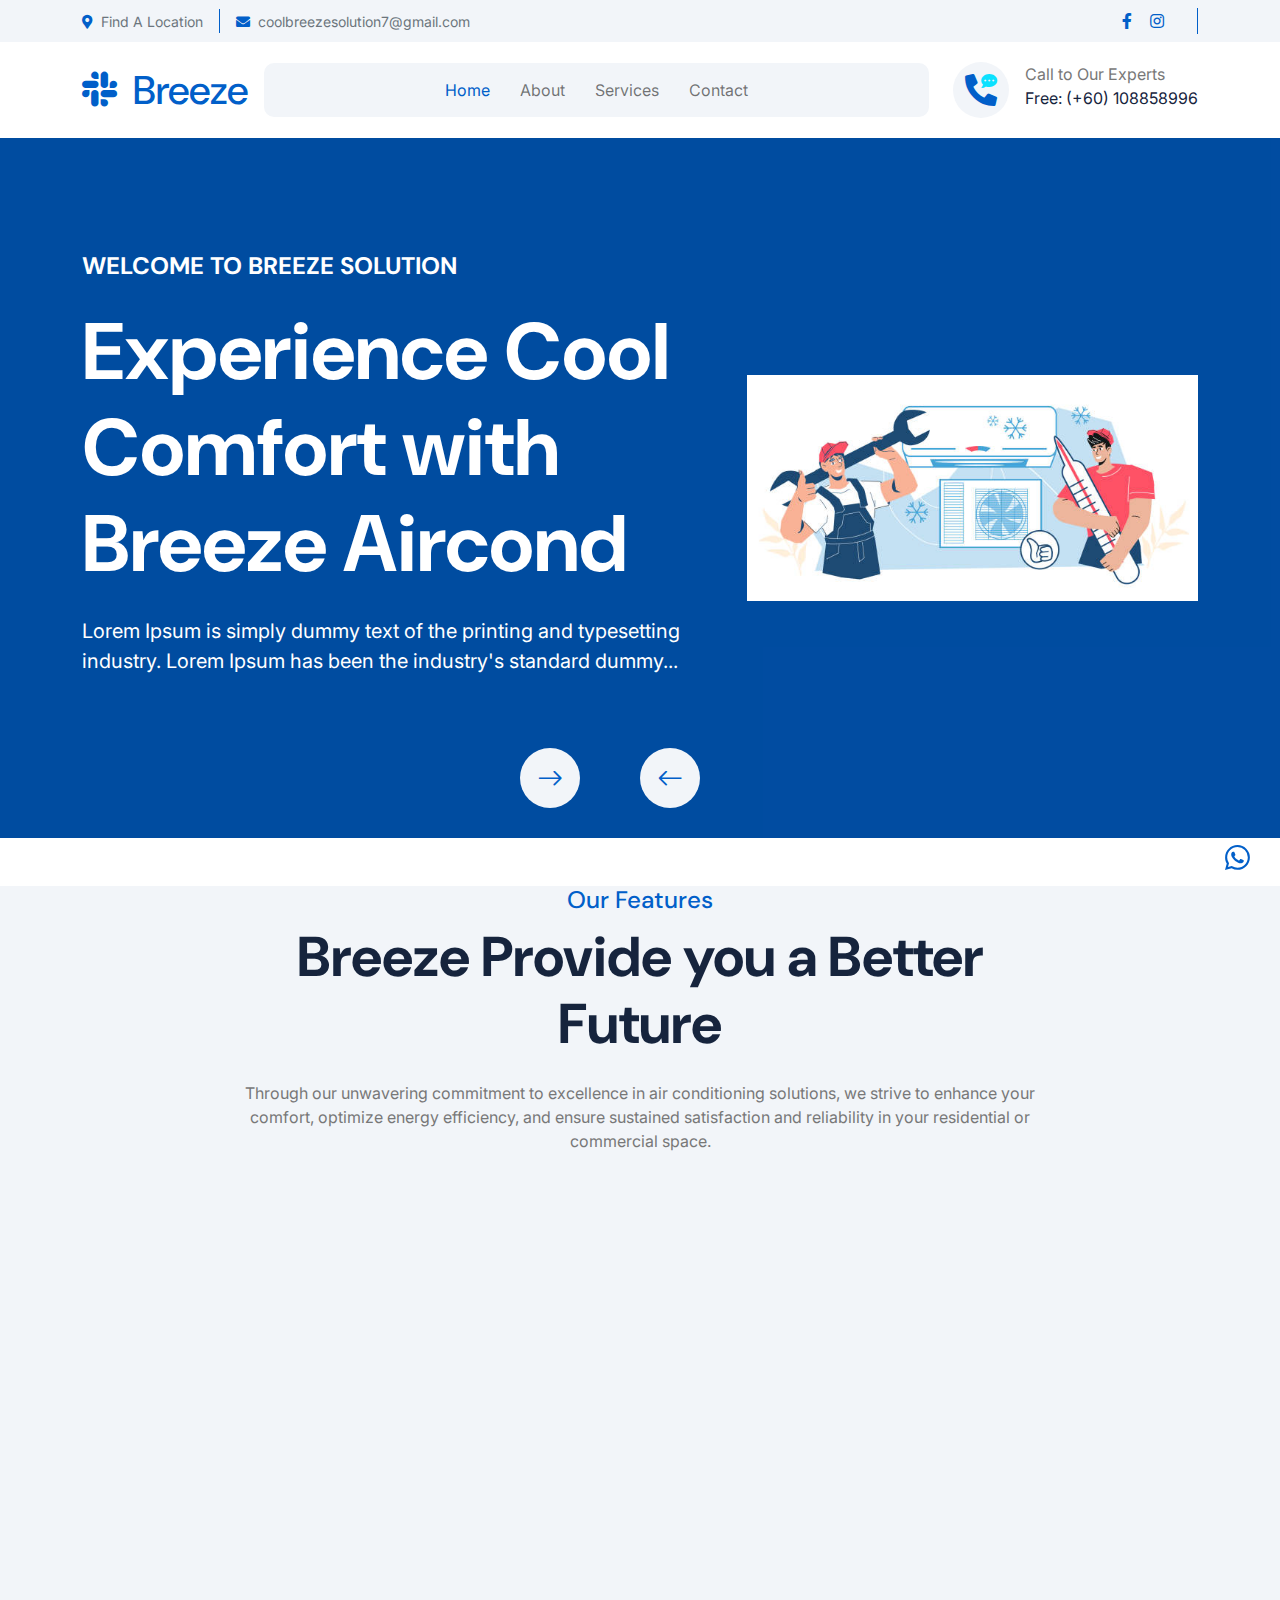
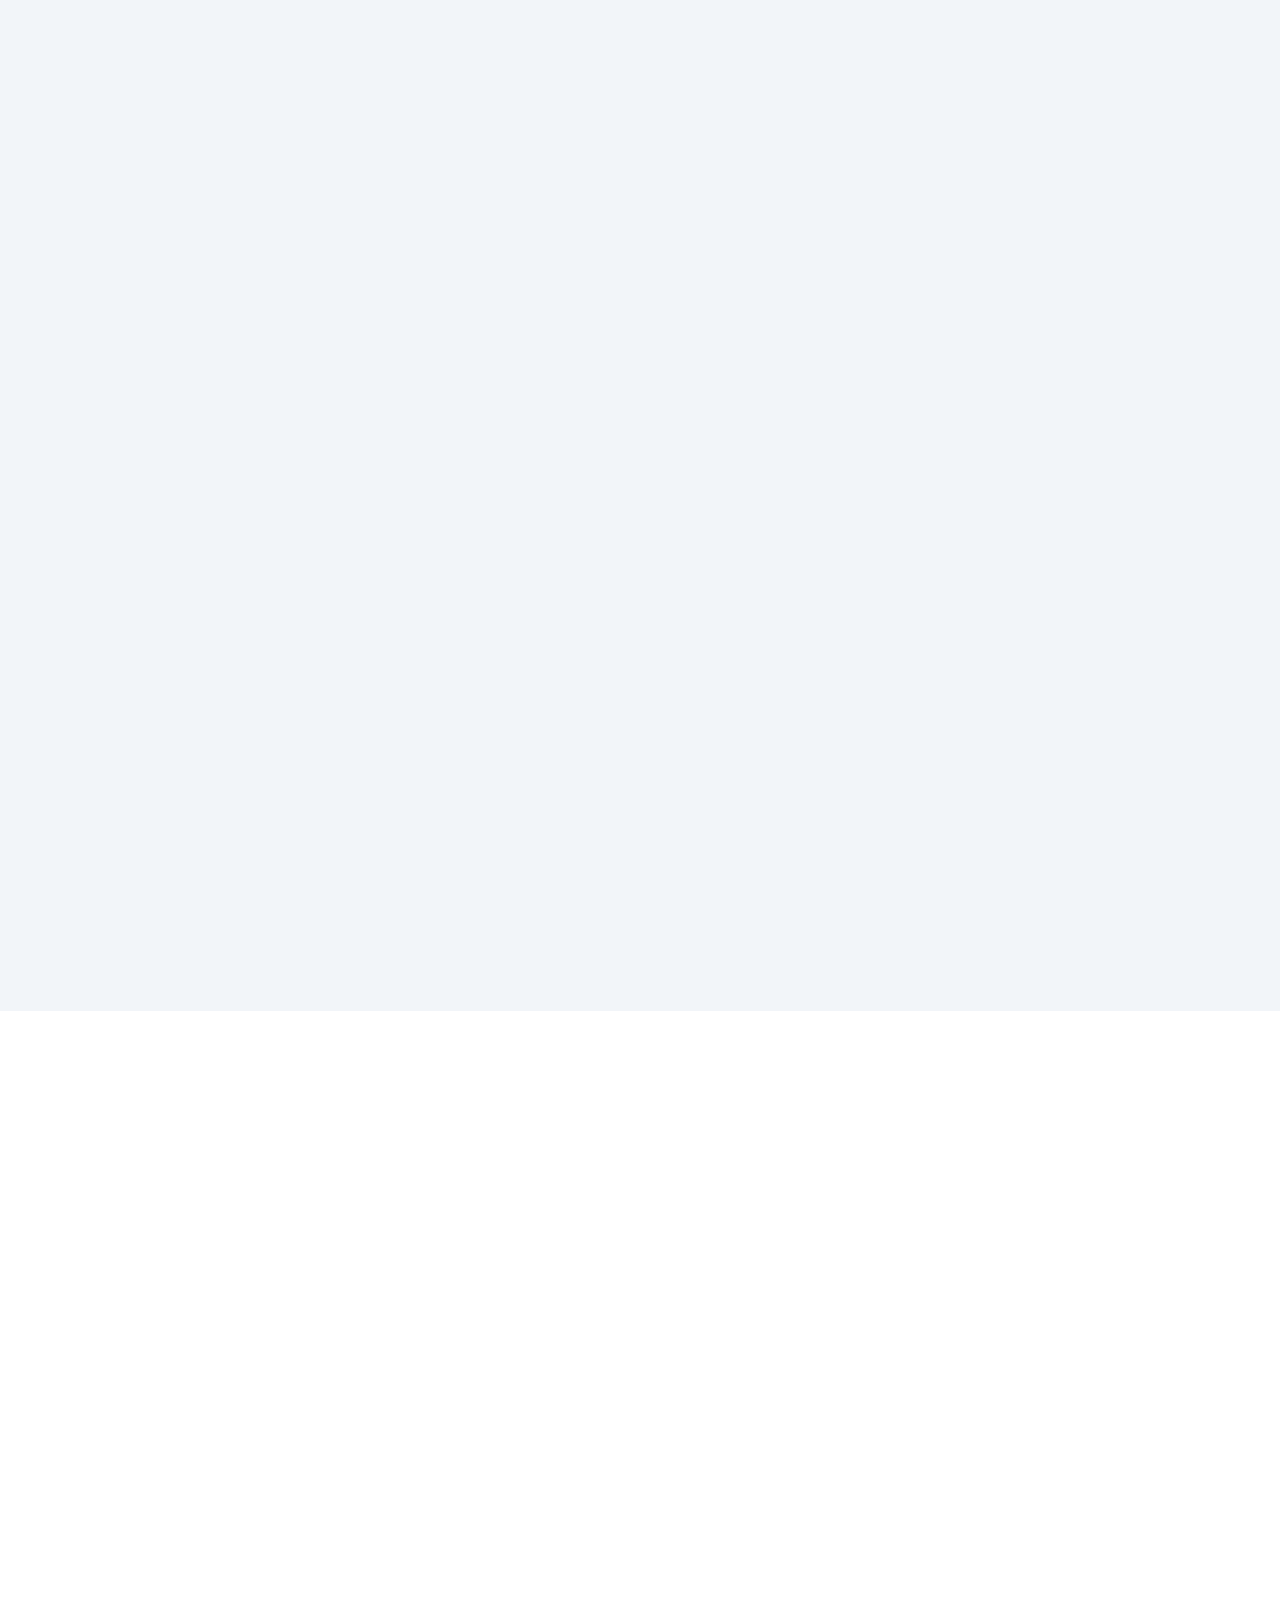
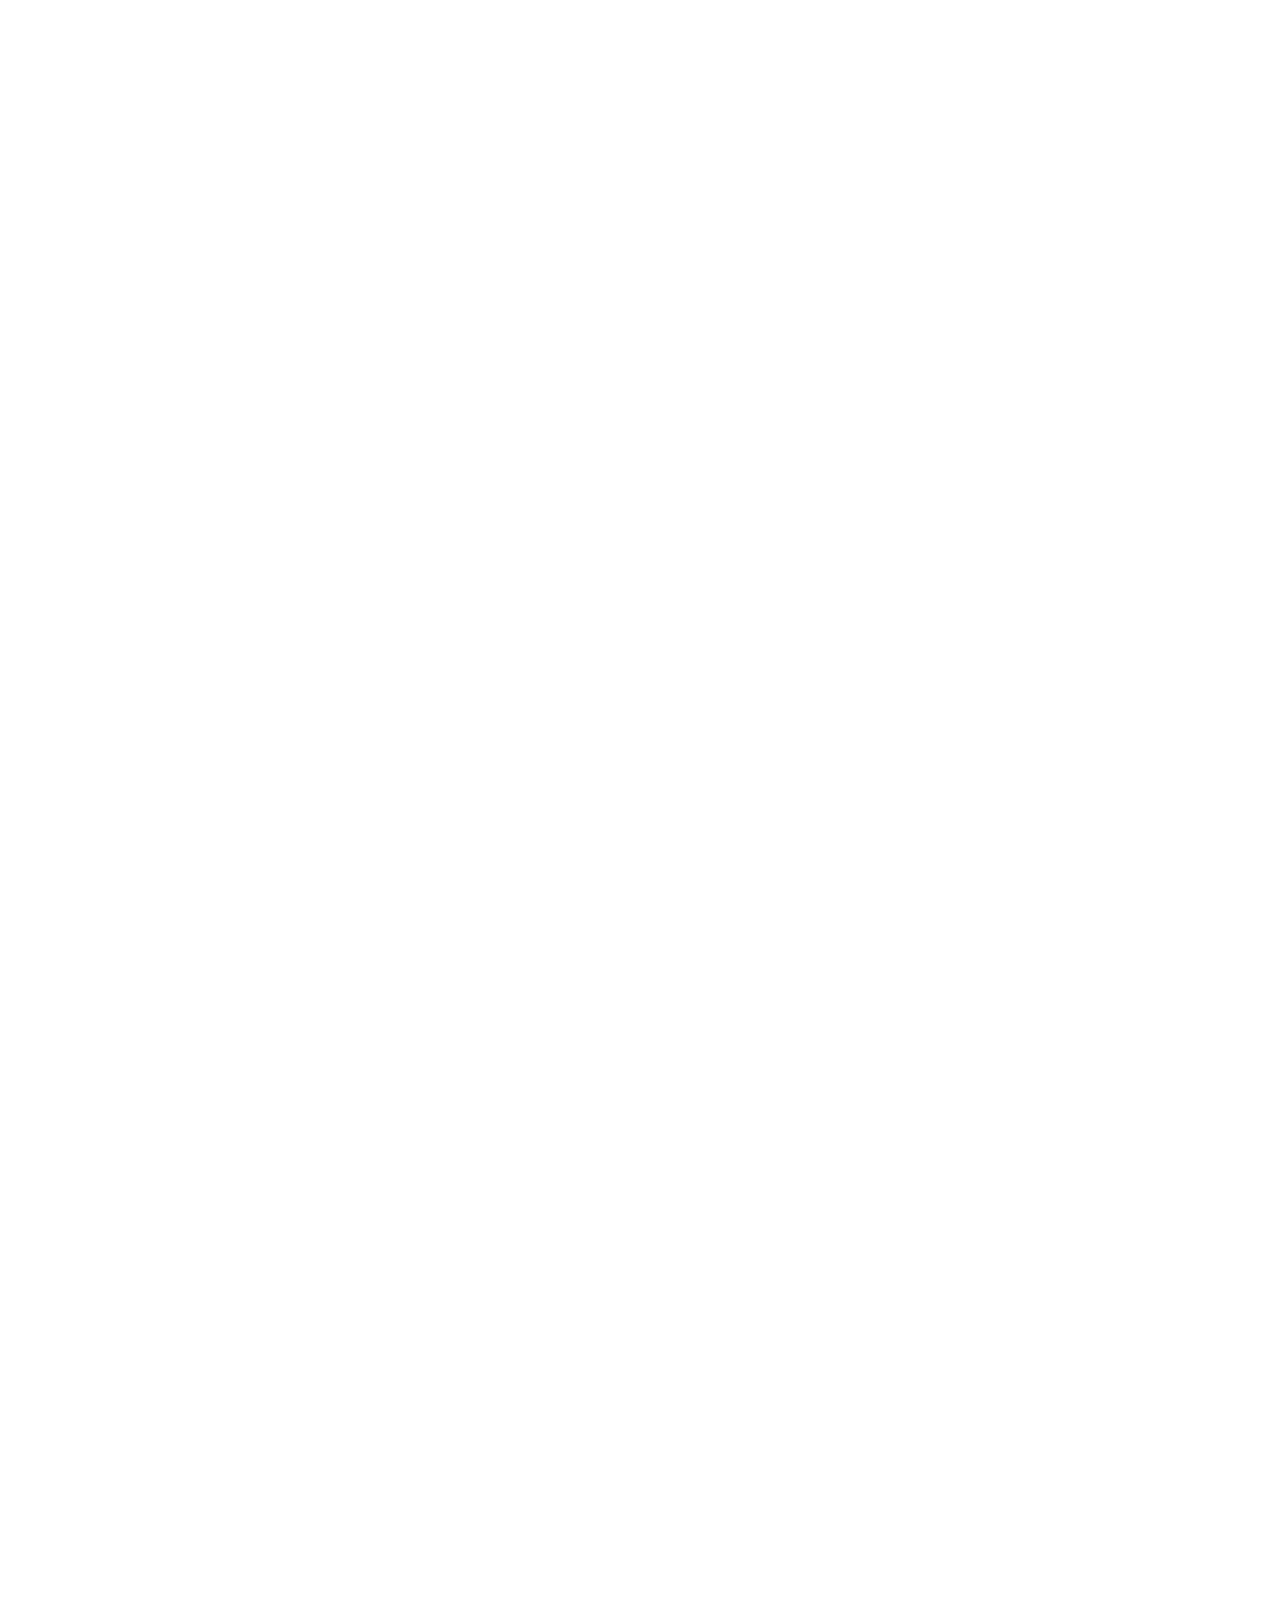
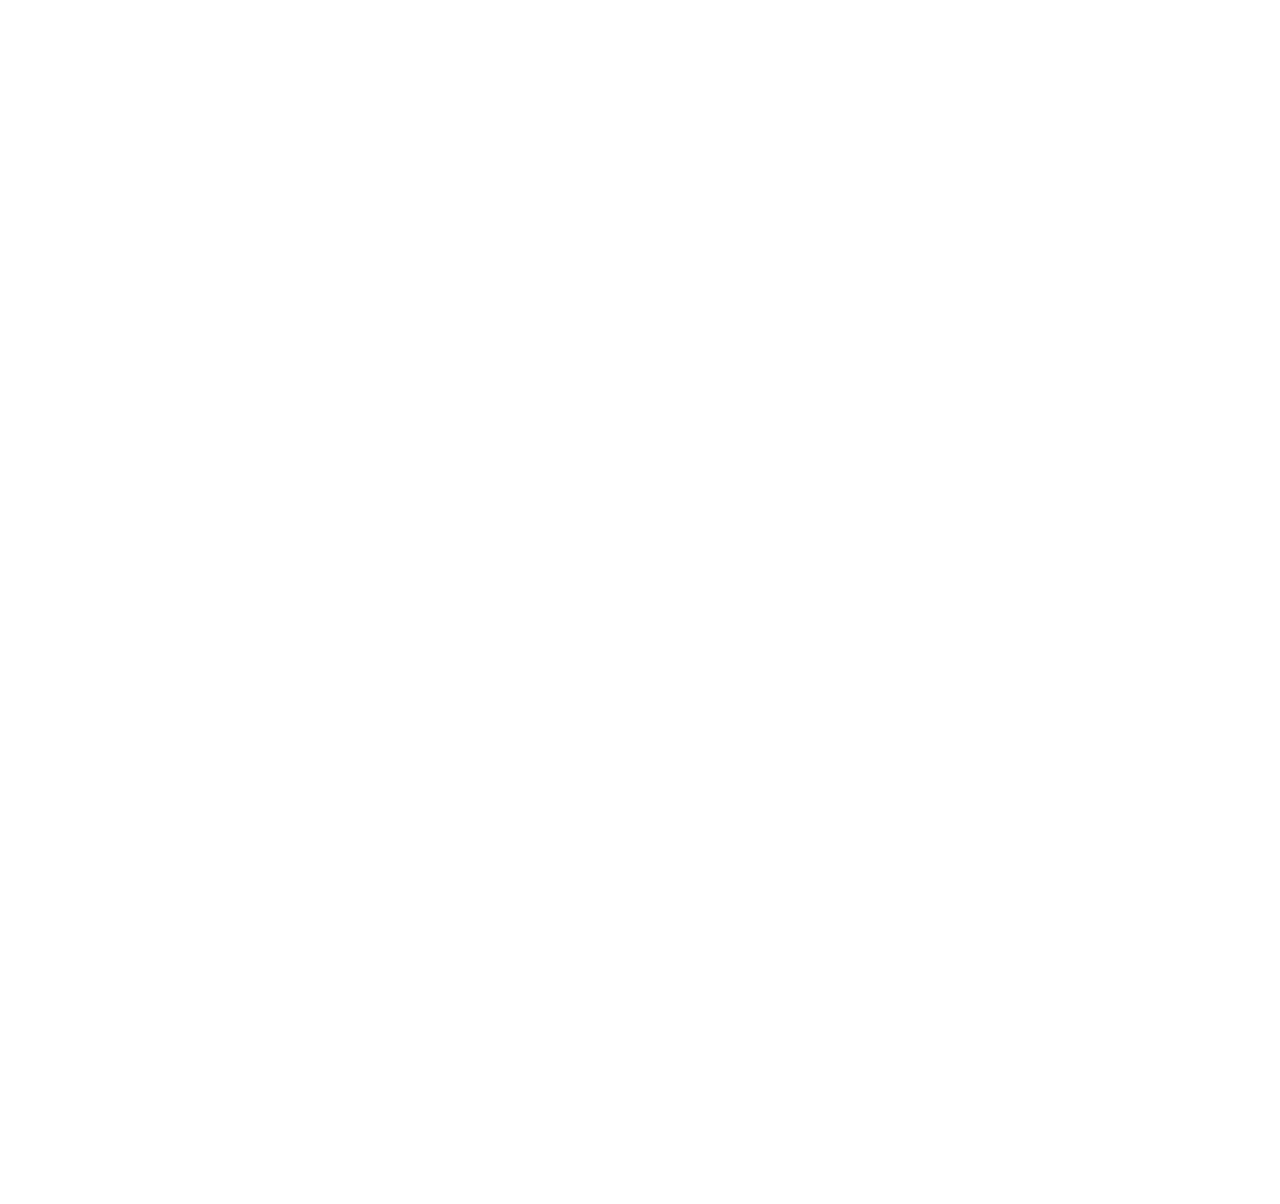
<file: index.html>
<!DOCTYPE html>
<html lang="en">

    <head>
        <meta charset="utf-8">
        <title>LifeSure - Life Insurance Website Template</title>
        <meta content="width=device-width, initial-scale=1.0" name="viewport">
        <meta content="" name="keywords">
        <meta content="" name="description">

        <!-- Google Web Fonts -->
        <link rel="preconnect" href="https://fonts.googleapis.com">
        <link rel="preconnect" href="https://fonts.gstatic.com" crossorigin>
        <link href="https://fonts.googleapis.com/css2?family=DM+Sans:ital,opsz,wght@0,9..40,100..1000;1,9..40,100..1000&family=Inter:slnt,wght@-10..0,100..900&display=swap" rel="stylesheet">

        <!-- Icon Font Stylesheet -->
        <link rel="stylesheet" href="https://use.fontawesome.com/releases/v5.15.4/css/all.css"/>
        <link href="https://cdn.jsdelivr.net/npm/bootstrap-icons@1.4.1/font/bootstrap-icons.css" rel="stylesheet">

        <!-- Libraries Stylesheet -->
        <link rel="stylesheet" href="lib/animate/animate.min.css"/>
        <link href="lib/lightbox/css/lightbox.min.css" rel="stylesheet">
        <link href="lib/owlcarousel/assets/owl.carousel.min.css" rel="stylesheet">


        <!-- Customized Bootstrap Stylesheet -->
        <link href="css/bootstrap.min.css" rel="stylesheet">

        <!-- Template Stylesheet -->
        <link href="css/style.css" rel="stylesheet">
    </head>

    <body>

        <!-- Spinner Start -->
        <div id="spinner" class="show bg-white position-fixed translate-middle w-100 vh-100 top-50 start-50 d-flex align-items-center justify-content-center">
            <div class="spinner-border text-primary" style="width: 3rem; height: 3rem;" role="status">
                <span class="sr-only">Loading...</span>
            </div>
        </div>
        <!-- Spinner End -->

      <!-- Topbar Start -->
      <div class="container-fluid topbar px-0 px-lg-4 bg-light py-2 d-none d-lg-block">
        <div class="container">
            <div class="row gx-0 align-items-center">
                <div class="col-lg-8 text-center text-lg-start mb-lg-0">
                    <div class="d-flex flex-wrap">
                        <div class="border-end border-primary pe-3">
                            <a href="https://www.google.com/maps" target="_blank" class="text-muted small"><i class="fas fa-map-marker-alt text-primary me-2"></i>Find A Location</a>
                        </div>
                        <div class="ps-3">
                            <a href="mailto:example@gmail.com" class="text-muted small"><i class="fas fa-envelope text-primary me-2"></i>coolbreezesolution7@gmail.com

                            </a>
                        </div>
                    </div>
                </div>
                <div class="col-lg-4 text-center text-lg-end">
                    <div class="d-flex justify-content-end">
                        <div class="d-flex border-end border-primary pe-3">
                            <a class="btn p-0 text-primary me-3" href="#"><i class="fab fa-facebook-f"></i></a>
                            <a class="btn p-0 text-primary me-3" href="#"><i class="fab fa-instagram"></i></a>
                        </div>
                    </div>
                </div>
            </div>
        </div>
    </div>
    <!-- Topbar End -->

        <!-- Navbar & Hero Start -->
        <div class="container-fluid nav-bar px-0 px-lg-4 py-lg-0">
            <div class="container">
                <nav class="navbar navbar-expand-lg navbar-light"> 
                    <a href="#" class="navbar-brand p-0">
                        <h1 class="text-primary mb-0"><i class="fab fa-slack me-2"></i> Breeze </h1>
                        <!-- <img src="img/logo.png" alt="Logo"> -->
                    </a>
                    <button class="navbar-toggler" type="button" data-bs-toggle="collapse" data-bs-target="#navbarCollapse">
                        <span class="fa fa-bars"></span>
                    </button>
                    <div class="collapse navbar-collapse" id="navbarCollapse">
                        <div class="navbar-nav mx-0 mx-lg-auto">
                            <a href="index.html" class="nav-item nav-link active">Home</a>
                            <a href="about.html" class="nav-item nav-link ">About</a>
                            <a href="service.html" class="nav-item nav-link">Services</a>
                            
                            <a href="contact.html" class="nav-item nav-link">Contact</a>
                        </div>
                    </div>
                    <div class="d-none d-xl-flex flex-shrink-0 ps-4">
                        <a href="#" class="btn btn-light btn-lg-square rounded-circle position-relative wow tada" data-wow-delay=".9s">
                            <i class="fa fa-phone-alt fa-2x"></i>
                            <div class="position-absolute" style="top: 7px; right: 12px;">
                                <span><i class="fa fa-comment-dots text-secondary"></i></span>
                            </div>
                        </a>
                        <div class="d-flex flex-column ms-3">
                            <span>Call to Our Experts</span>
                            <a href="tel:+ 0123 456 7890"><span class="text-dark">Free: (+60) 108858996</span></a>
                        </div>
                    </div>
                </nav>
            </div>
        </div>
        <!-- Navbar & Hero End -->

        <!-- Modal Search Start -->
        <div class="modal fade" id="searchModal" tabindex="-1" aria-labelledby="exampleModalLabel" aria-hidden="true">
            <div class="modal-dialog modal-fullscreen">
                <div class="modal-content rounded-0">
                    <div class="modal-header">
                        <h5 class="modal-title" id="exampleModalLabel">Search by keyword</h5>
                        <button type="button" class="btn-close" data-bs-dismiss="modal" aria-label="Close"></button>
                    </div>
                    <div class="modal-body d-flex align-items-center bg-primary">
                        <div class="input-group w-75 mx-auto d-flex">
                            <input type="search" class="form-control p-3" placeholder="keywords" aria-describedby="search-icon-1">
                            <span id="search-icon-1" class="btn bg-light border nput-group-text p-3"><i class="fa fa-search"></i></span>
                        </div>
                    </div>
                </div>
            </div>
        </div>
        <!-- Modal Search End -->


        <!-- Carousel Start -->
        <div class="header-carousel owl-carousel">
            <div class="header-carousel-item bg-primary">
                <div class="carousel-caption">
                    <div class="container">
                        <div class="row g-4 align-items-center">
                            <div class="col-lg-7 animated fadeInLeft">
                                <div class="text-sm-center text-md-start">
                                    <h4 class="text-white text-uppercase fw-bold mb-4">Welcome To Breeze Solution</h4>
                                    <h1 class="display-1 text-white mb-4">Experience Cool Comfort with Breeze Aircond</h1>
                                    <p class="mb-5 fs-5">Lorem Ipsum is simply dummy text of the printing and typesetting industry. Lorem Ipsum has been the industry's standard dummy... 
                                    </p>
                                    
                                </div>
                            </div>
                            <div class="col-lg-5 animated fadeInRight">
                                <div class="calrousel-img" style="object-fit: cover;">
                                    <img src="img/banner1.jpg" class="img-fluid w-100" alt="">
                                </div>
                            </div>
                        </div>
                    </div>
                </div>
            </div>
            <div class="header-carousel-item bg-primary">
                <div class="carousel-caption">
                    <div class="container">
                        <div class="row gy-4 gy-lg-0 gx-0 gx-lg-5 align-items-center">
                            <div class="col-lg-5 animated fadeInLeft">
                                <div class="calrousel-img">
                                    <img src="img/banner3.jpg" class="img-fluid w-100" alt="">
                                </div>
                            </div>
                            <div class="col-lg-7 animated fadeInRight">
                                <div class="text-sm-center text-md-end">
                                    <h4 class="text-white text-uppercase fw-bold mb-4">Welcome To Breeze Solution</h4>
                                    <h1 class="display-1 text-white mb-4">Breeze Aircond: Your Ultimate Cooling Solution</h1>
                                    <p class="mb-5 fs-5">Lorem Ipsum is simply dummy text of the printing and typesetting industry. Lorem Ipsum has been the industry's standard dummy... 
                                    </p>
                                    
                                </div>
                            </div>
                        </div>
                    </div>
                </div>
            </div>
        </div>
        <!-- Carousel End -->

         <!-- Feature Start -->
         <div class="container-fluid feature bg-light pb-5 mt-5">
            <div class="container pb-5">
                <div class="text-center mx-auto pb-5 wow fadeInUp" data-wow-delay="0.2s" style="max-width: 800px;">
                    <h4 class="text-primary">Our Features</h4>
                    <h1 class="display-4 mb-4">Breeze Provide you a Better Future</h1>
                    <p class="mb-0"> Through our unwavering commitment to excellence in air conditioning solutions, we strive to enhance your comfort, optimize energy efficiency, and ensure sustained satisfaction and reliability in your residential or commercial space.
                    </p>
                </div>
                <div class="row g-4">
                    <div class="col-md-6 col-lg-6 col-xl-3 wow fadeInUp" data-wow-delay="0.2s">
                        <div class="feature-item p-4 pt-0">
                            <div class="feature-icon p-4 mb-4">
                                <i class="far fa-handshake fa-3x"></i>
                            </div>
                            <h4 class="mb-4">Trusted Company</h4>
                            <p class="mb-4">Our company is committed to excellence, offering reliable air conditioning services backed by experience and customer satisfaction.We provide our best services to our Customers.
                            </p>
                        </div>
                    </div>
                    <div class="col-md-6 col-lg-6 col-xl-3 wow fadeInUp" data-wow-delay="0.4s">
                        <div class="feature-item p-4 pt-0">
                            <div class="feature-icon p-4 mb-4">
                                <i class="fa fa-dollar-sign fa-3x"></i>
                            </div>
                            <h4 class="mb-4">Flexible Plans</h4>
                            <p class="mb-4">Flexible Plans offer customizable options for air conditioning services, allowing customers to tailor maintenance and repairs to their specific needs and schedules.
                            </p>
                        </div>
                    </div>
                    <div class="col-md-6 col-lg-6 col-xl-3 wow fadeInUp" data-wow-delay="0.6s">
                        <div class="feature-item p-4 pt-0">
                            <div class="feature-icon p-4 mb-4">
                                <i class="fa fa-bullseye fa-3x"></i>
                            </div>
                            <h4 class="mb-4">Booking Online</h4>
                            <p class="mb-4">Booking online streamlines scheduling air conditioning services, ensuring convenience and efficiency whenever you need it, around the clock.at your fingertips, anytime</p>
                        </div>
                    </div>
                    <div class="col-md-6 col-lg-6 col-xl-3 wow fadeInUp" data-wow-delay="0.8s">
                        <div class="feature-item p-4 pt-0">
                            <div class="feature-icon p-4 mb-4">
                                <i class="fa fa-headphones fa-3x"></i>
                            </div>
                            <h4 class="mb-4">24/7 Fast Support</h4>
                            <p class="mb-4">Support 24/7 ensures round-the-clock availability for urgent air conditioning issues, providing peace of mind and swift resolutions whenever you need them
                            </p>
                        </div>
                    </div>
                </div>
            </div>
        </div>
        <!-- Feature End -->

       <!-- About Start -->
       <div class="container-fluid bg-light about py-5">
        <div class="container py-5">
            <div class="row g-5">
                <div class="col-xl-6 wow fadeInLeft" data-wow-delay="0.2s">
                    <div class="about-item-content bg-white rounded p-5 h-100">
                        <h4 class="text-primary">About Our Company</h4>
                        <h1 class="display-4 mb-4">Why Choose Us</h1>
                        <p>When you choose us for your air conditioning needs, you're selecting a team dedicated to unparalleled expertise, customer-centric service, and innovative solutions that guarantee long-term comfort, efficiency, and peace of mind for your home or business
                        </p>
                        <p class="text-dark"><i class="fa fa-check text-primary me-3"></i>We provide top-notch service tailored to your needs</p>
                        <p class="text-dark"><i class="fa fa-check text-primary me-3"></i>Our solutions are designed to save you money on energy bills.</p>
                        <p class="text-dark mb-4"><i class="fa fa-check text-primary me-3"></i>Trust our experienced team for reliable, efficient repairs</p>
                        <p class="text-dark mb-4"><i class="fa fa-check text-primary me-3"></i>Your comfort and satisfaction are our top priorities.</p>
                        <p class="text-dark mb-4"><i class="fa fa-check text-primary me-3"></i>We offer cutting-edge technology for optimal performance</p>
                    </div>
                </div>
                <div class="col-xl-6 wow fadeInRight" data-wow-delay="0.2s">
                    <div class="bg-white rounded p-5 h-100">
                        <div class="row g-4 justify-content-center">
                            <div class="col-12">
                                <div class="rounded bg-light">
                                    <img src="img/about-1.png" class="img-fluid rounded w-100" alt="">
                                </div>
                            </div>
                            <div class="col-sm-6">
                                <div class="counter-item bg-light rounded p-3 h-100">
                                    <div class="counter-counting">
                                        <span class="text-primary fs-2 fw-bold" data-toggle="counter-up">649</span>
                                        <span class="h1 fw-bold text-primary">+</span>
                                    </div>
                                    <h4 class="mb-0 text-dark">Total installation</h4>
                                </div>
                            </div>
                            <div class="col-sm-6">
                                <div class="counter-item bg-light rounded p-3 h-100">
                                    <div class="counter-counting">
                                        <span class="text-primary fs-2 fw-bold" data-toggle="counter-up">1499</span>
                                        <span class="h1 fw-bold text-primary">+</span>
                                    </div>
                                    <h4 class="mb-0 text-dark">Total Services</h4>
                                </div>
                            </div>
                            <div class="col-sm-6">
                                <div class="counter-item bg-light rounded p-3 h-100">
                                    <div class="counter-counting">
                                        <span class="text-primary fs-2 fw-bold" data-toggle="counter-up">556</span>
                                        <span class="h1 fw-bold text-primary">+</span>
                                    </div>
                                    <h4 class="mb-0 text-dark">Total Repairing</h4>
                                </div>
                            </div>
                            <div class="col-sm-6">
                                <div class="counter-item bg-light rounded p-3 h-100">
                                    <div class="counter-counting">
                                        <span class="text-primary fs-2 fw-bold" data-toggle="counter-up">12</span>
                                        <span class="h1 fw-bold text-primary">+</span>
                                    </div>
                                    <h4 class="mb-0 text-dark">Team Members</h4>
                                </div>
                            </div>
                        </div>
                    </div>
                </div>
            </div>
        </div>
    </div>
    <!-- About End -->

        <!-- Service Start -->
        <div class="container-fluid service py-5">
            <div class="container py-5">
                <div class="text-center mx-auto pb-5 wow fadeInUp" data-wow-delay="0.2s" style="max-width: 800px;">
                    <h4 class="text-primary">Our Services</h4>
                    <h1 class="display-4 mb-4">We Provide Best Services</h1>
                    <p class="mb-0">At Breeze Solution, we pride ourselves on delivering top-tier air conditioning solutions tailored to your needs. From installation and maintenance to swift repairs, our expert team ensures your indoor environment remains perfect year-round. Choose us for unparalleled quality, reliability, and efficiency. Cool down with the best—because you deserve nothing less
                    </p>
                </div>
                <div class="row g-4 justify-content-center">
                    <div class="col-md-6 col-lg-6 col-xl-3 wow fadeInUp" data-wow-delay="0.2s">
                        <div class="service-item">
                            <div class="service-img">
                                <img src="img/install.jpg" class="img-fluid rounded-top w-100" alt="">
                            </div>
                            <div class="service-content p-4">
                                <div class="service-content-inner">
                                    <a href="#" class="d-inline-block h4 mb-4">Aircond Installation</a>
                                    <p class="mb-4">Upgrade your comfort with our fast and precise aircond installation. Our experts ensure a seamless setup, so you can enjoy perfect climate control and efficiency right away. Experience cool, worry-free comfort with our professional service</p>
                                    <a class="btn btn-primary rounded-pill py-2 px-4" href="/acinstall.html">Read More</a>
                                </div>
                            </div>
                        </div>
                        
                    </div>
                    <div class="col-md-6 col-lg-6 col-xl-3 wow fadeInUp" data-wow-delay="0.4s">
                        <div class="service-item">
                            <div class="service-img">
                                <img src="img/acservice.jpg" class="img-fluid rounded-top w-100" alt="">
                               
                            </div>
                            <div class="service-content p-4">
                                <div class="service-content-inner">
                                    <a href="#" class="d-inline-block h4 mb-4">Aircond Service</a>
                                    <p class="mb-4">Keep your cool with our expert aircond services. Whether it’s routine maintenance or urgent repairs, we ensure your system runs flawlessly and efficiently. our team delivers top-notch care to keep your system running at its best</p>
                                    <a class="btn btn-primary rounded-pill py-2 px-4" href="/acservices.html">Read More</a>
                                </div>
                            </div>
                        </div>
                    </div>
                    <div class="col-md-6 col-lg-6 col-xl-3 wow fadeInUp" data-wow-delay="0.6s">
                        <div class="service-item">
                            <div class="service-img">
                                <img src="img/repair.jpg" class="img-fluid rounded-top w-100" alt="">
                                
                            </div>
                            <div class="service-content p-4">
                                <div class="service-content-inner">
                                    <a href="#" class="d-inline-block h4 mb-4">Aircond Repairing</a>
                                    <p class="mb-4">Restore your comfort with our swift and reliable aircond repairs. Our skilled technicians diagnose and fix issues efficiently, ensuring your system runs smoothly and effectively. Enjoy peace of mind and perfect cooling with our expert service!</p>
                                    <a class="btn btn-primary rounded-pill py-2 px-4" href="/acrepair.html">Read More</a>
                                </div>
                            </div>
                        </div>
                    </div>
                    <div class="col-md-6 col-lg-6 col-xl-3 wow fadeInUp" data-wow-delay="0.8s">
                        <div class="service-item">
                            <div class="service-img">
                                <img src="img/elec.jpg" class="img-fluid rounded-top w-100" alt="">
                               
                            </div>
                            <div class="service-content p-4">
                                <div class="service-content-inner">
                                    <a href="#" class="d-inline-block h4 mb-4">Electrical Work</a>
                                    <p class="mb-4">
                                        Elevate your home with our top-notch electrical work.Our skilled professionals handle installations, repairs, and upgrades, ensuring safety and reliability. Experience seamless and efficient electrical solutions with our trusted, expert service!</p>
                                    <a class="btn btn-primary rounded-pill py-2 px-4" href="/electration.html">Read More</a>
                                </div>
                            </div>
                        </div>
                    </div>
                    <div class="col-12 text-center wow fadeInUp" data-wow-delay="0.2s">
                        <a class="btn btn-primary rounded-pill py-3 px-5" href="/contact.html">Contact Us</a>
                    </div>
                </div>
            </div>
        </div>
        <!-- Service End -->

      

      

        <!-- Team Start -->
        <div class="container-fluid team pb-5">
            <div class="container pb-5">
                <div class="text-center mx-auto pb-5 wow fadeInUp" data-wow-delay="0.2s" style="max-width: 800px;">
                    <h4 class="text-primary">Our Team</h4>
                    <p class="mb-0">At Breeze Solution, we take pride in our exceptional team of professionals who are dedicated to delivering excellence in every endeavor. With a commitment to innovation, integrity, and client satisfaction, our team stands out as a benchmark of professionalism in our work</p>
                </div>
                <div class="row g-4">
                    <div class="col-md-6 col-lg-6 col-xl-3 wow fadeInUp" data-wow-delay="0.2s">
                        <div class="team-item">
                            <div class="team-img">
                                <img src="img/team-1.jpg" class="img-fluid rounded-top w-100" alt="">
                            </div>
                            <div class="team-title p-4">
                                <h4 class="mb-0">Ali Hamza</h4>
                                <p class="mb-0">Supervisor</p>
                            </div>
                        </div>
                    </div>
                    <div class="col-md-6 col-lg-6 col-xl-3 wow fadeInUp" data-wow-delay="0.4s">
                        <div class="team-item">
                            <div class="team-img">
                                <img src="img/team-2.jpg" class="img-fluid rounded-top w-100" alt="">
                            </div>
                            <div class="team-title p-4">
                                <h4 class="mb-0">Dawood</h4>
                                <p class="mb-0">Aircond Expert</p>
                            </div>
                        </div>
                    </div>
                    <div class="col-md-6 col-lg-6 col-xl-3 wow fadeInUp" data-wow-delay="0.6s">
                        <div class="team-item">
                            <div class="team-img">
                                <img src="img/team-3.jpg" class="img-fluid rounded-top w-100" alt="">
                            </div>
                            <div class="team-title p-4">
                                <h4 class="mb-0">Faizan</h4>
                                <p class="mb-0">Aircond Expert</p>
                            </div>
                        </div>
                    </div>
                    <div class="col-md-6 col-lg-6 col-xl-3 wow fadeInUp" data-wow-delay="0.8s">
                        <div class="team-item">
                            <div class="team-img">
                                <img src="img/shamii.jpg" class="img-fluid rounded-top w-100" alt="">
                            </div>
                            <div class="team-title p-4">
                                <h4 class="mb-0">Husnain</h4>
                                <p class="mb-0">Electrician</p>
                            </div>
                        </div>
                    </div>
                </div>
            </div>
        </div>
        <!-- Team End -->


        <!-- covrage Start -->

        <div class="container-fluid team pb-5">
            <div class="container pb-5">
                <div class="text-center mx-auto pb-5 wow fadeInUp" data-wow-delay="0.2s" style="max-width: 800px;">
                    <h1 class="display-4 mb-4">Service Coverage</h1>
                </div>
                <div class="row g-4">
                    <div class="col-md-6 col-lg-6 col-xl-3 wow fadeInUp" data-wow-delay="0.2s">
                        <div class="team-item">
                            <div class="team-img">
                                <img src="img/kl.jpg" class="img-fluid rounded-top w-100" alt="">
                            </div>
                            <div class="team-title p-4">
                                <h4 class="mb-0">Kuala Lumpur</h4>
                            </div>
                        </div>
                    </div>
                    <div class="col-md-6 col-lg-6 col-xl-3 wow fadeInUp" data-wow-delay="0.4s">
                        <div class="team-item">
                            <div class="team-img">
                                <img src="img/kl.jpg" class="img-fluid rounded-top w-100" alt="">
                            </div>
                            <div class="team-title p-4">
                                <h4 class="mb-0">Shah Alam </h4>
                            </div>
                        </div>
                    </div>
                    <div class="col-md-6 col-lg-6 col-xl-3 wow fadeInUp" data-wow-delay="0.6s">
                        <div class="team-item">
                            <div class="team-img">
                                <img src="img/kl.jpg" class="img-fluid rounded-top w-100" alt="">
                            </div>
                            <div class="team-title p-4">
                                <h4 class="mb-0">Petaling Jaya</h4>
                            </div>
                        </div>
                    </div>
                    <div class="col-md-6 col-lg-6 col-xl-3 wow fadeInUp" data-wow-delay="0.8s">
                        <div class="team-item">
                            <div class="team-img">
                                <img src="img/kl.jpg" class="img-fluid rounded-top w-100" alt="">
                            </div>
                            <div class="team-title p-4">
                                <h4 class="mb-0">Subang Jaya</h4>
                            </div>
                        </div>
                    </div>
                     <div class="col-md-6 col-lg-6 col-xl-3 wow fadeInUp" data-wow-delay="0.8s">
                        <div class="team-item">
                            <div class="team-img">
                                <img src="img/kl.jpg" class="img-fluid rounded-top w-100" alt="">
                            </div>
                            <div class="team-title p-4">
                                <h4 class="mb-0">Klang</h4>
                            </div>
                        </div>
                    </div>
                    <div class="col-md-6 col-lg-6 col-xl-3 wow fadeInUp" data-wow-delay="0.8s">
                        <div class="team-item">
                            <div class="team-img">
                                <img src="img/kl.jpg" class="img-fluid rounded-top w-100" alt="">
                            </div>
                            <div class="team-title p-4">
                                <h4 class="mb-0">Ampang Jaya</h4>
                            </div>
                        </div>
                    </div>
                    <div class="col-md-6 col-lg-6 col-xl-3 wow fadeInUp" data-wow-delay="0.8s">
                        <div class="team-item">
                            <div class="team-img">
                                <img src="img/kl.jpg" class="img-fluid rounded-top w-100" alt="">
                            </div>
                            <div class="team-title p-4">
                                <h4 class="mb-0">Cheras</h4>
                            </div>
                        </div>
                    </div>
                    <div class="col-md-6 col-lg-6 col-xl-3 wow fadeInUp" data-wow-delay="0.8s">
                        <div class="team-item">
                            <div class="team-img">
                                <img src="img/kl.jpg" class="img-fluid rounded-top w-100" alt="">
                            </div>
                            <div class="team-title p-4">
                                <h4 class="mb-0">Gombak</h4>
                            </div>
                        </div>
                    </div>
                    <div class="col-md-6 col-lg-6 col-xl-3 wow fadeInUp" data-wow-delay="0.8s">
                        <div class="team-item">
                            <div class="team-img">
                                <img src="img/kl.jpg" class="img-fluid rounded-top w-100" alt="">
                            </div>
                            <div class="team-title p-4">
                                <h4 class="mb-0">Kajang</h4>
                            </div>
                        </div>
                    </div>
                    <div class="col-md-6 col-lg-6 col-xl-3 wow fadeInUp" data-wow-delay="0.8s">
                        <div class="team-item">
                            <div class="team-img">
                                <img src="img/kl.jpg" class="img-fluid rounded-top w-100" alt="">
                            </div>
                            <div class="team-title p-4">
                                <h4 class="mb-0">Selayang</h4>
                            </div>
                        </div>
                    </div>
                    <div class="col-md-6 col-lg-6 col-xl-3 wow fadeInUp" data-wow-delay="0.8s">
                        <div class="team-item">
                            <div class="team-img">
                                <img src="img/kl.jpg" class="img-fluid rounded-top w-100" alt="">
                            </div>
                            <div class="team-title p-4">
                                <h4 class="mb-0">Puchong</h4>
                            </div>
                        </div>
                    </div>
                    <div class="col-md-6 col-lg-6 col-xl-3 wow fadeInUp" data-wow-delay="0.8s">
                        <div class="team-item">
                            <div class="team-img">
                                <img src="img/kl.jpg" class="img-fluid rounded-top w-100" alt="">
                            </div>
                            <div class="team-title p-4">
                                <h4 class="mb-0">Seri Kembangan</h4>
                            </div>
                        </div>
                    </div>
                    <div class="col-md-6 col-lg-6 col-xl-3 wow fadeInUp" data-wow-delay="0.8s">
                        <div class="team-item">
                            <div class="team-img">
                                <img src="img/kl.jpg" class="img-fluid rounded-top w-100" alt="">
                            </div>
                            <div class="team-title p-4">
                                <h4 class="mb-0">Cyberjaya</h4>
                            </div>
                        </div>
                    </div>
                    <div class="col-md-6 col-lg-6 col-xl-3 wow fadeInUp" data-wow-delay="0.8s">
                        <div class="team-item">
                            <div class="team-img">
                                <img src="img/kl.jpg" class="img-fluid rounded-top w-100" alt="">
                            </div>
                            <div class="team-title p-4">
                                <h4 class="mb-0">Putrajaya</h4>
                            </div>
                        </div>
                    </div>
                    <div class="col-md-6 col-lg-6 col-xl-3 wow fadeInUp" data-wow-delay="0.8s">
                        <div class="team-item">
                            <div class="team-img">
                                <img src="img/kl.jpg" class="img-fluid rounded-top w-100" alt="">
                            </div>
                            <div class="team-title p-4">
                                <h4 class="mb-0">Sungai Buloh</h4>
                            </div>
                        </div>
                    </div>
                    <div class="col-md-6 col-lg-6 col-xl-3 wow fadeInUp" data-wow-delay="0.8s">
                        <div class="team-item">
                            <div class="team-img">
                                <img src="img/kl.jpg" class="img-fluid rounded-top w-100" alt="">
                            </div>
                            <div class="team-title p-4">
                                <h4 class="mb-0">Setapak</h4>
                            </div>
                        </div>
                    </div>
                </div>
            </div>
        </div>
        <!-- covrage End -->
      

        <!-- Footer Start -->
        <div class="container-fluid footer py-5 wow fadeIn" data-wow-delay="0.2s">
            <div class="container ">
                <div class="row g-5">
                    <div class="col-xl-9">
                       
                        <div class="pt-5" style="border-top: 1px solid rgba(255, 255, 255, 0.08);">
                            <div class="row g-0">
                                <div class="col-12">
                                    <div class="row g-4">
                                        <div class="col-lg-6 col-xl-4">
                                            <div class="d-flex">
                                                <div class="btn-xl-square bg-primary text-white rounded p-4 me-4">
                                                    <i class="fas fa-map-marker-alt fa-2x"></i>
                                                </div>
                                                <div>
                                                    <h4 class="text-white">Address</h4>
                                                    <p class="mb-0">Address Jalan Desa Serdang 2</p>
                                                </div>
                                            </div>
                                        </div>
                                        <div class="col-lg-6 col-xl-4">
                                            <div class="d-flex">
                                                <div class="btn-xl-square bg-primary text-white rounded p-4 me-4">
                                                    <i class="fas fa-envelope fa-2x"></i>
                                                </div>
                                                <div>
                                                    <h4 class="text-white">Mail Us</h4>
                                                    <p class="mb-0">coolbreezesolution7@gmail.com

                                                    </p>
                                                </div>
                                            </div>
                                        </div>
                                        <div class="col-lg-6 col-xl-4">
                                            <div class="d-flex">
                                                <div class="btn-xl-square bg-primary text-white rounded p-4 me-4">
                                                    <i class="fa fa-phone-alt fa-2x"></i>
                                                </div>
                                                <div>
                                                    <h4 class="text-white">Telephone</h4>
                                                    <p class="mb-0">(+60) 108858996</p>
                                                </div>
                                            </div>
                                        </div>
                                    </div>
                                </div>
                            </div>
                        </div>
                    </div>
                    
                  
                </div>
            </div>
        </div>
        <!-- Footer End -->
        
    
        


        <!-- Back to Top -->
        <!-- <a href="https://wa.me/03206006501" target="_blank" class="btn btn-primary btn-lg-square rounded-circle back-to-top"><i class="bi bi-whatsapp"></i></a>  -->
        <a href="https://wa.me/03206006501"> <svg xmlns="http://www.w3.org/2000/svg" width="25" height="25" fill="currentColor" class="bi bi-whatsapp back-to-top" viewBox="0 0 16 16">
            <path d="M13.601 2.326A7.85 7.85 0 0 0 7.994 0C3.627 0 .068 3.558.064 7.926c0 1.399.366 2.76 1.057 3.965L0 16l4.204-1.102a7.9 7.9 0 0 0 3.79.965h.004c4.368 0 7.926-3.558 7.93-7.93A7.9 7.9 0 0 0 13.6 2.326zM7.994 14.521a6.6 6.6 0 0 1-3.356-.92l-.24-.144-2.494.654.666-2.433-.156-.251a6.56 6.56 0 0 1-1.007-3.505c0-3.626 2.957-6.584 6.591-6.584a6.56 6.56 0 0 1 4.66 1.931 6.56 6.56 0 0 1 1.928 4.66c-.004 3.639-2.961 6.592-6.592 6.592m3.615-4.934c-.197-.099-1.17-.578-1.353-.646-.182-.065-.315-.099-.445.099-.133.197-.513.646-.627.775-.114.133-.232.148-.43.05-.197-.1-.836-.308-1.592-.985-.59-.525-.985-1.175-1.103-1.372-.114-.198-.011-.304.088-.403.087-.088.197-.232.296-.346.1-.114.133-.198.198-.33.065-.134.034-.248-.015-.347-.05-.099-.445-1.076-.612-1.47-.16-.389-.323-.335-.445-.34-.114-.007-.247-.007-.38-.007a.73.73 0 0 0-.529.247c-.182.198-.691.677-.691 1.654s.71 1.916.81 2.049c.098.133 1.394 2.132 3.383 2.992.47.205.84.326 1.129.418.475.152.904.129 1.246.08.38-.058 1.171-.48 1.338-.943.164-.464.164-.86.114-.943-.049-.084-.182-.133-.38-.232"/>
          </svg>
        </a>  
      
        
        <!-- JavaScript Libraries -->
        <script src="https://ajax.googleapis.com/ajax/libs/jquery/3.6.4/jquery.min.js"></script>
        <script src="https://cdn.jsdelivr.net/npm/bootstrap@5.0.0/dist/js/bootstrap.bundle.min.js"></script>
        <script src="lib/wow/wow.min.js"></script>
        <script src="lib/easing/easing.min.js"></script>
        <script src="lib/waypoints/waypoints.min.js"></script>
        <script src="lib/counterup/counterup.min.js"></script>
        <script src="lib/lightbox/js/lightbox.min.js"></script>
        <script src="lib/owlcarousel/owl.carousel.min.js"></script>
        

        <!-- Template Javascript -->
        <script src="js/main.js"></script>
    </body>

</html>
</file>
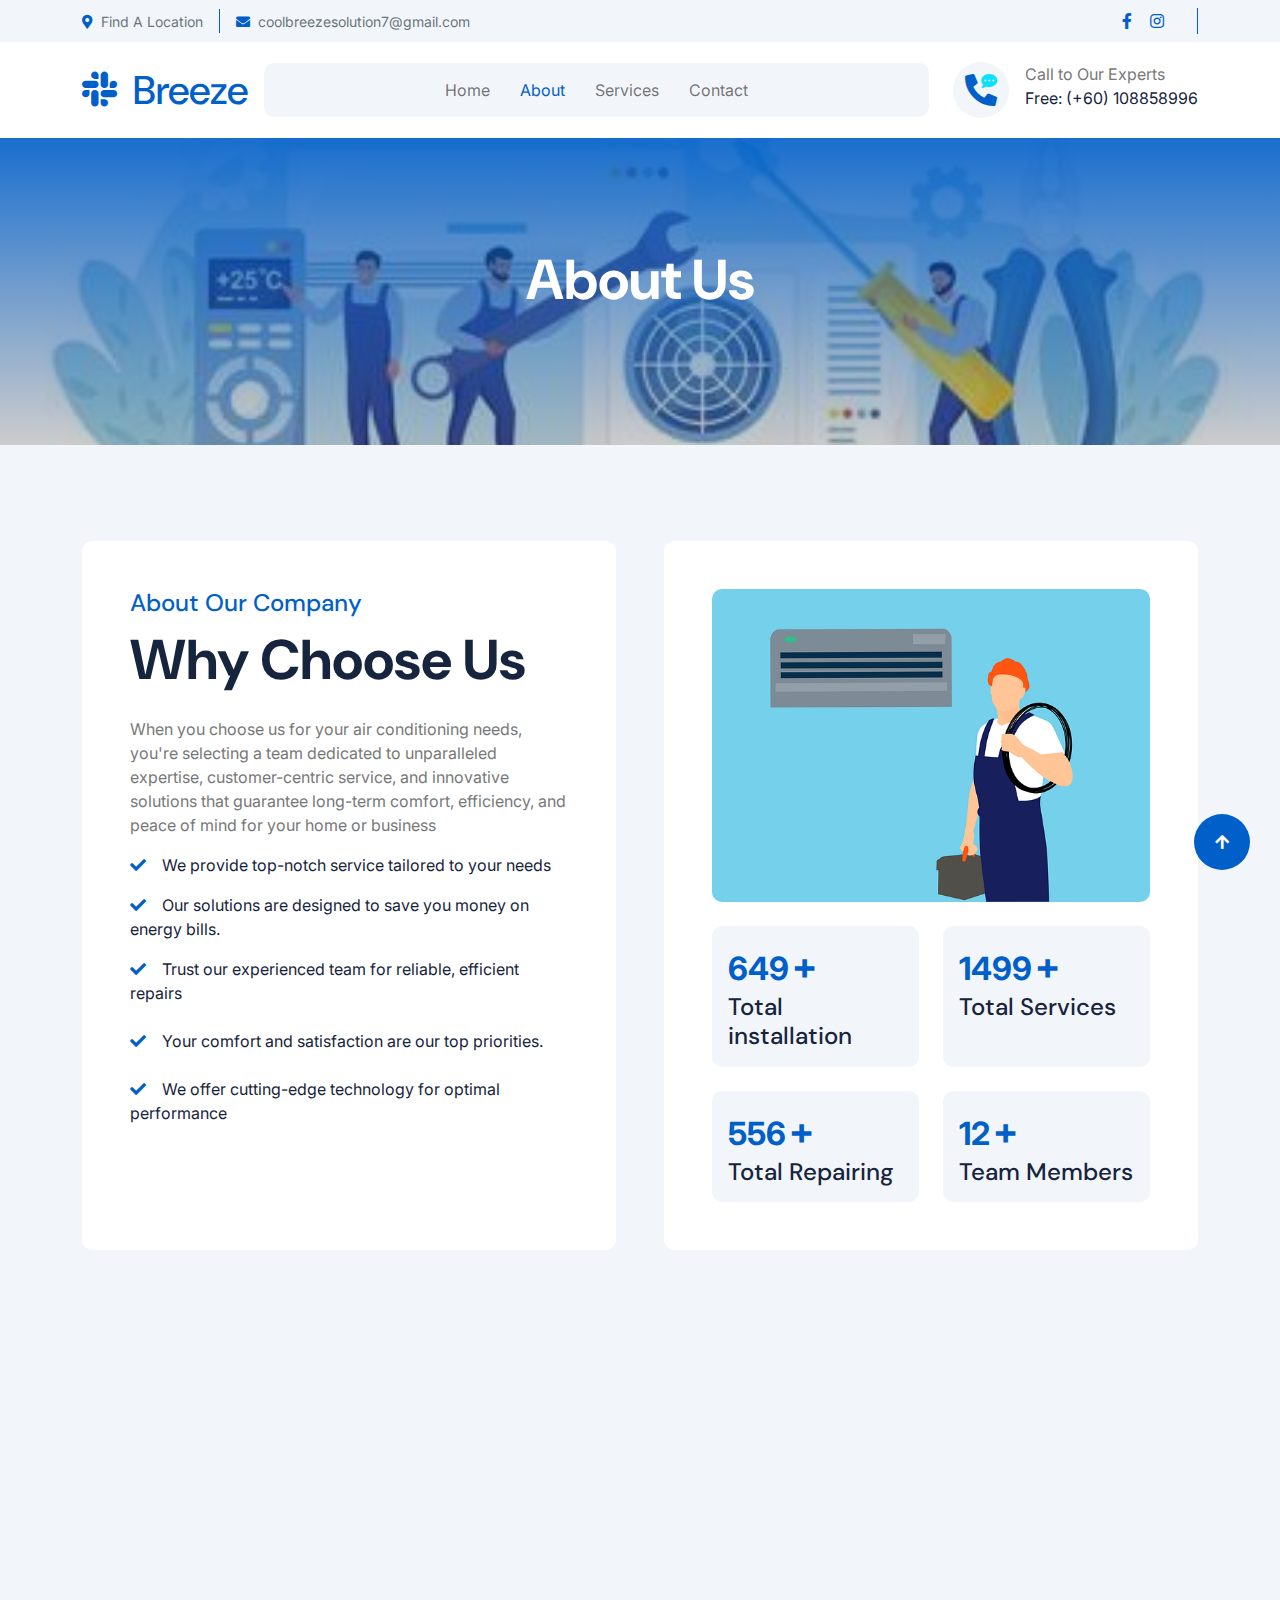
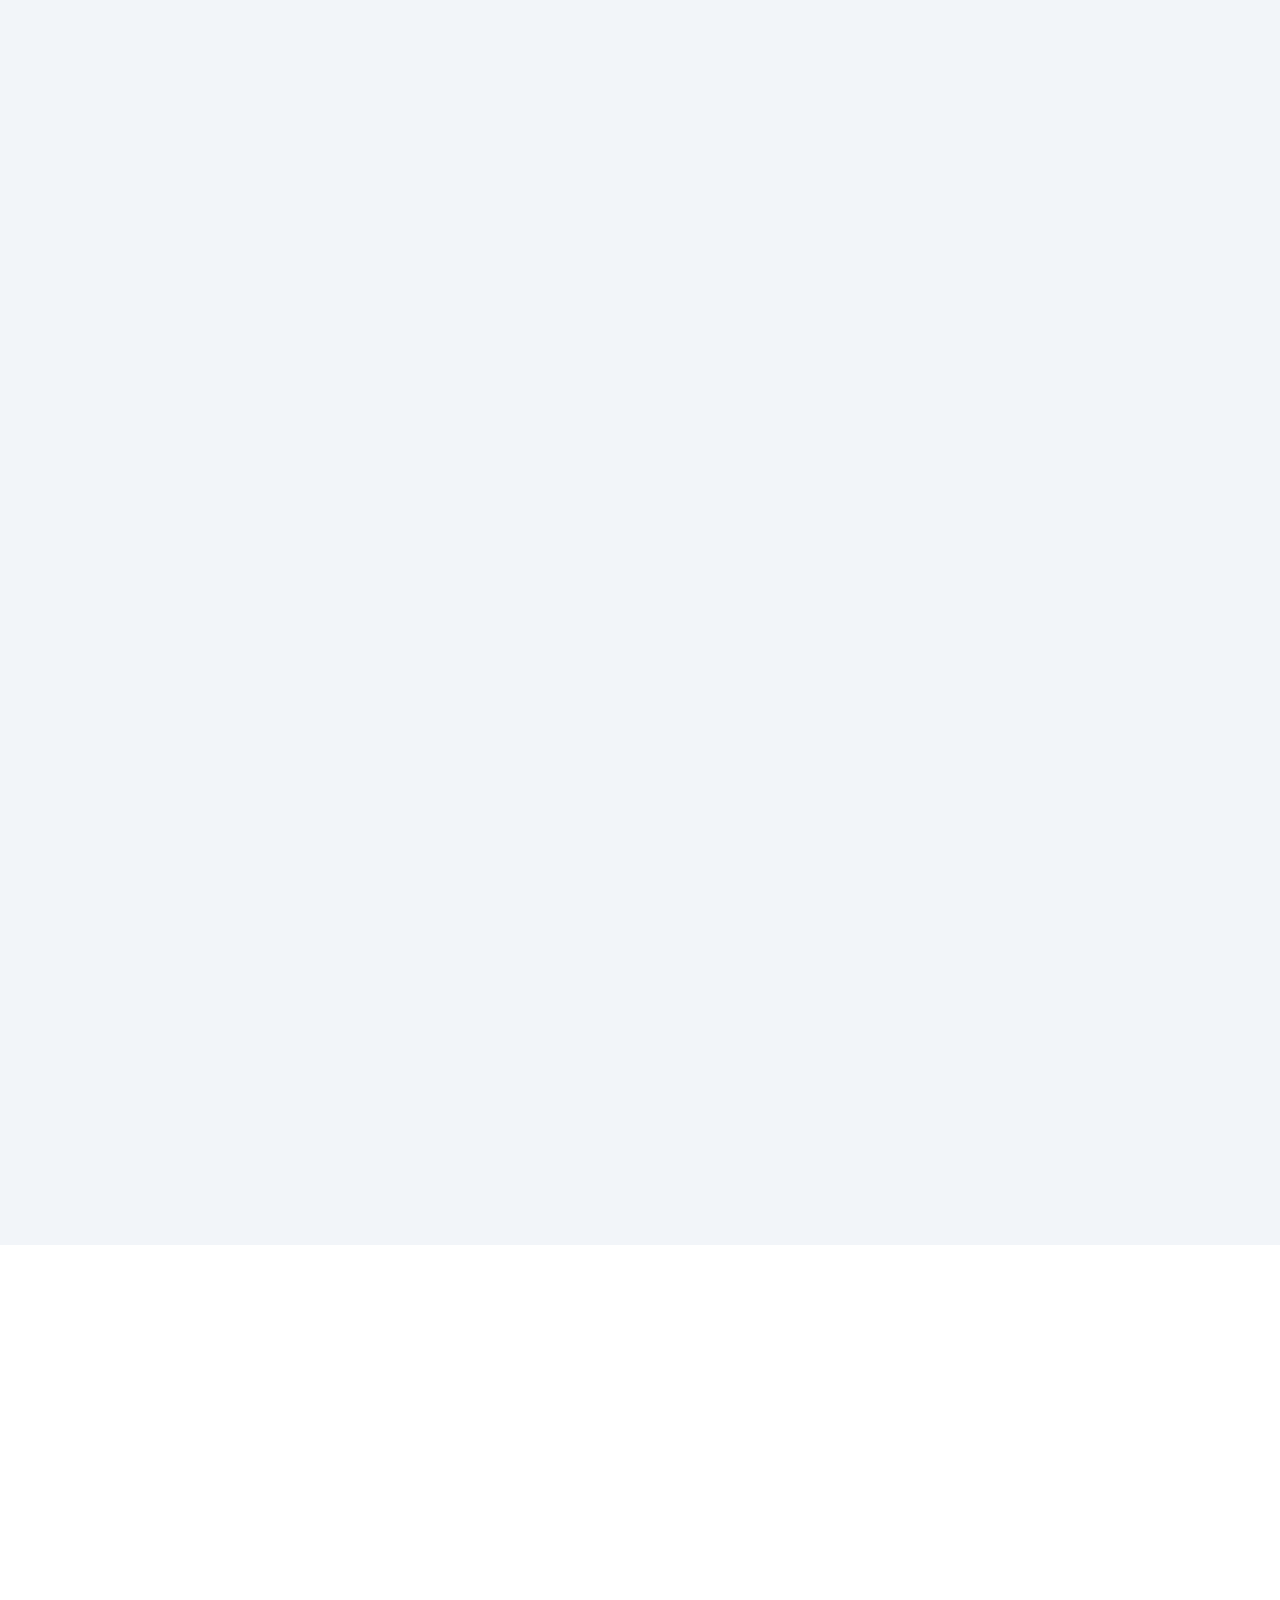
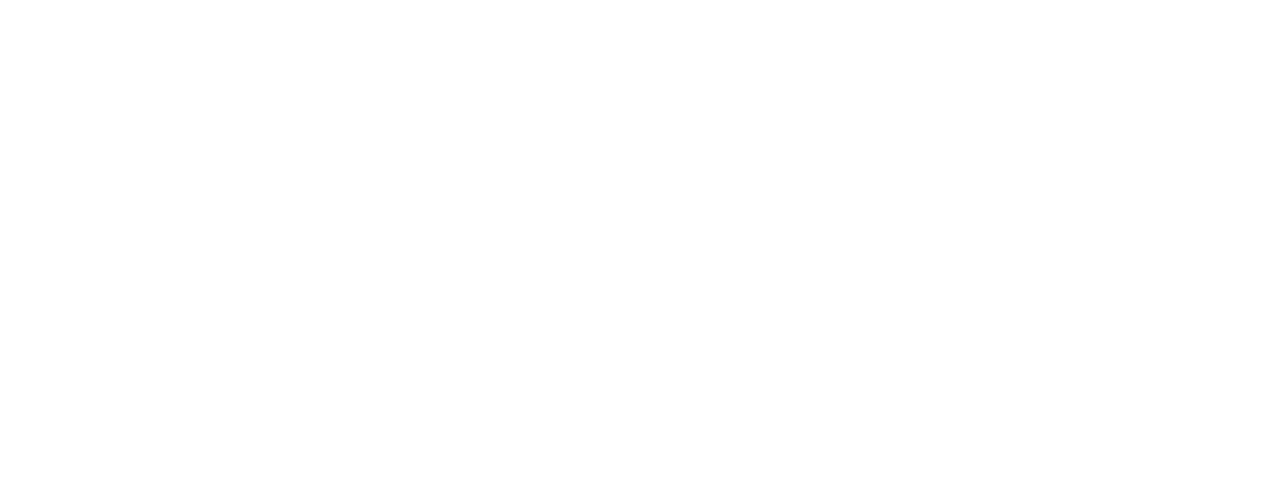
<file: about.html>
<!DOCTYPE html>
<html lang="en">

    <head>
        <meta charset="utf-8">
        <title>LifeSure - Life Insurance Website Template</title>
        <meta content="width=device-width, initial-scale=1.0" name="viewport">
        <meta content="" name="keywords">
        <meta content="" name="description">

        <!-- Google Web Fonts -->
        <link rel="preconnect" href="https://fonts.googleapis.com">
        <link rel="preconnect" href="https://fonts.gstatic.com" crossorigin>
        <link href="https://fonts.googleapis.com/css2?family=DM+Sans:ital,opsz,wght@0,9..40,100..1000;1,9..40,100..1000&family=Inter:slnt,wght@-10..0,100..900&display=swap" rel="stylesheet">

        <!-- Icon Font Stylesheet -->
        <link rel="stylesheet" href="https://use.fontawesome.com/releases/v5.15.4/css/all.css"/>
        <link href="https://cdn.jsdelivr.net/npm/bootstrap-icons@1.4.1/font/bootstrap-icons.css" rel="stylesheet">

        <!-- Libraries Stylesheet -->
        <link rel="stylesheet" href="lib/animate/animate.min.css"/>
        <link href="lib/lightbox/css/lightbox.min.css" rel="stylesheet">
        <link href="lib/owlcarousel/assets/owl.carousel.min.css" rel="stylesheet">


        <!-- Customized Bootstrap Stylesheet -->
        <link href="css/bootstrap.min.css" rel="stylesheet">

        <!-- Template Stylesheet -->
        <link href="css/style.css" rel="stylesheet">
    </head>

    <body>

        <!-- Spinner Start -->
        <div id="spinner" class="show bg-white position-fixed translate-middle w-100 vh-100 top-50 start-50 d-flex align-items-center justify-content-center">
            <div class="spinner-border text-primary" style="width: 3rem; height: 3rem;" role="status">
                <span class="sr-only">Loading...</span>
            </div>
        </div>
        <!-- Spinner End -->

        <!-- Topbar Start -->
        <div class="container-fluid topbar px-0 px-lg-4 bg-light py-2 d-none d-lg-block">
            <div class="container">
                <div class="row gx-0 align-items-center">
                    <div class="col-lg-8 text-center text-lg-start mb-lg-0">
                        <div class="d-flex flex-wrap">
                            <div class="border-end border-primary pe-3">
                                <a href="https://www.google.com/maps" target="_blank" class="text-muted small"><i class="fas fa-map-marker-alt text-primary me-2"></i>Find A Location</a>
                            </div>
                            <div class="ps-3">
                                <a href="mailto:example@gmail.com" class="text-muted small"><i class="fas fa-envelope text-primary me-2"></i>coolbreezesolution7@gmail.com</a>
                            </div>
                        </div>
                    </div>
                    <div class="col-lg-4 text-center text-lg-end">
                        <div class="d-flex justify-content-end">
                            <div class="d-flex border-end border-primary pe-3">
                                <a class="btn p-0 text-primary me-3" href="#"><i class="fab fa-facebook-f"></i></a>
                                <a class="btn p-0 text-primary me-3" href="#"><i class="fab fa-instagram"></i></a>
                            </div>
                            
                        </div>
                    </div>
                </div>
            </div>
        </div>
        <!-- Topbar End -->

        <!-- Navbar & Hero Start -->
        <div class="container-fluid nav-bar px-0 px-lg-4 py-lg-0">
            <div class="container">
                <nav class="navbar navbar-expand-lg navbar-light"> 
                    <a href="#" class="navbar-brand p-0">
                        <h1 class="text-primary mb-0"><i class="fab fa-slack me-2"></i> Breeze</h1>
                        <!-- <img src="img/logo.png" alt="Logo"> -->
                    </a>
                    <button class="navbar-toggler" type="button" data-bs-toggle="collapse" data-bs-target="#navbarCollapse">
                        <span class="fa fa-bars"></span>
                    </button>
                    <div class="collapse navbar-collapse" id="navbarCollapse">
                        <div class="navbar-nav mx-0 mx-lg-auto">
                            <a href="index.html" class="nav-item nav-link">Home</a>
                            <a href="about.html" class="nav-item nav-link active">About</a>
                            <a href="service.html" class="nav-item nav-link">Services</a>
                            
                            <a href="contact.html" class="nav-item nav-link">Contact</a>
                        </div>
                    </div>
                    <div class="d-none d-xl-flex flex-shrink-0 ps-4">
                        <a href="#" class="btn btn-light btn-lg-square rounded-circle position-relative wow tada" data-wow-delay=".9s">
                            <i class="fa fa-phone-alt fa-2x"></i>
                            <div class="position-absolute" style="top: 7px; right: 12px;">
                                <span><i class="fa fa-comment-dots text-secondary"></i></span>
                            </div>
                        </a>
                        <div class="d-flex flex-column ms-3">
                            <span>Call to Our Experts</span>
                            <a href="tel:+ 0123 456 7890"><span class="text-dark">Free: (+60) 108858996</span></a>
                        </div>
                    </div>
                </nav>
            </div>
        </div>
        <!-- Navbar & Hero End -->

        <!-- Modal Search Start -->
        <div class="modal fade" id="searchModal" tabindex="-1" aria-labelledby="exampleModalLabel" aria-hidden="true">
            <div class="modal-dialog modal-fullscreen">
                <div class="modal-content rounded-0">
                    <div class="modal-header">
                        <h5 class="modal-title" id="exampleModalLabel">Search by keyword</h5>
                        <button type="button" class="btn-close" data-bs-dismiss="modal" aria-label="Close"></button>
                    </div>
                    <div class="modal-body d-flex align-items-center bg-primary">
                        <div class="input-group w-75 mx-auto d-flex">
                            <input type="search" class="form-control p-3" placeholder="keywords" aria-describedby="search-icon-1">
                            <span id="search-icon-1" class="btn bg-light border nput-group-text p-3"><i class="fa fa-search"></i></span>
                        </div>
                    </div>
                </div>
            </div>
        </div>
        <!-- Modal Search End -->


        <!-- Header Start -->
        <div class="container-fluid about-us ">
            <div class="container text-center py-5" style="max-width: 900px;">
                <h4 class="text-white display-4 mb-4 wow fadeInDown" data-wow-delay="0.1s">About Us</h4>
            </div>
        </div>
        <!-- Header End -->


        <!-- About Start -->
        <div class="container-fluid bg-light about py-5">
            <div class="container py-5">
                <div class="row g-5">
                    <div class="col-xl-6 wow fadeInLeft" data-wow-delay="0.2s">
                        <div class="about-item-content bg-white rounded p-5 h-100">
                            <h4 class="text-primary">About Our Company</h4>
                            <h1 class="display-4 mb-4">Why Choose Us</h1>
                            <p>When you choose us for your air conditioning needs, you're selecting a team dedicated to unparalleled expertise, customer-centric service, and innovative solutions that guarantee long-term comfort, efficiency, and peace of mind for your home or business
                            </p>
                            <p class="text-dark"><i class="fa fa-check text-primary me-3"></i>We provide top-notch service tailored to your needs</p>
                            <p class="text-dark"><i class="fa fa-check text-primary me-3"></i>Our solutions are designed to save you money on energy bills.</p>
                            <p class="text-dark mb-4"><i class="fa fa-check text-primary me-3"></i>Trust our experienced team for reliable, efficient repairs</p>
                            <p class="text-dark mb-4"><i class="fa fa-check text-primary me-3"></i>Your comfort and satisfaction are our top priorities.</p>
                            <p class="text-dark mb-4"><i class="fa fa-check text-primary me-3"></i>We offer cutting-edge technology for optimal performance</p>
                        </div>
                    </div>
                    <div class="col-xl-6 wow fadeInRight" data-wow-delay="0.2s">
                        <div class="bg-white rounded p-5 h-100">
                            <div class="row g-4 justify-content-center">
                                <div class="col-12">
                                    <div class="rounded bg-light">
                                        <img src="img/about-1.png" class="img-fluid rounded w-100" alt="">
                                    </div>
                                </div>
                                <div class="col-sm-6">
                                    <div class="counter-item bg-light rounded p-3 h-100">
                                        <div class="counter-counting">
                                            <span class="text-primary fs-2 fw-bold" data-toggle="counter-up">649</span>
                                            <span class="h1 fw-bold text-primary">+</span>
                                        </div>
                                        <h4 class="mb-0 text-dark">Total installation</h4>
                                    </div>
                                </div>
                                <div class="col-sm-6">
                                    <div class="counter-item bg-light rounded p-3 h-100">
                                        <div class="counter-counting">
                                            <span class="text-primary fs-2 fw-bold" data-toggle="counter-up">1499</span>
                                            <span class="h1 fw-bold text-primary">+</span>
                                        </div>
                                        <h4 class="mb-0 text-dark">Total Services</h4>
                                    </div>
                                </div>
                                <div class="col-sm-6">
                                    <div class="counter-item bg-light rounded p-3 h-100">
                                        <div class="counter-counting">
                                            <span class="text-primary fs-2 fw-bold" data-toggle="counter-up">556</span>
                                            <span class="h1 fw-bold text-primary">+</span>
                                        </div>
                                        <h4 class="mb-0 text-dark">Total Repairing</h4>
                                    </div>
                                </div>
                                <div class="col-sm-6">
                                    <div class="counter-item bg-light rounded p-3 h-100">
                                        <div class="counter-counting">
                                            <span class="text-primary fs-2 fw-bold" data-toggle="counter-up">12</span>
                                            <span class="h1 fw-bold text-primary">+</span>
                                        </div>
                                        <h4 class="mb-0 text-dark">Team Members</h4>
                                    </div>
                                </div>
                            </div>
                        </div>
                    </div>
                </div>
            </div>
        </div>
        <!-- About End -->


        <!-- Feature Start -->
        <div class="container-fluid feature bg-light pb-5">
            <div class="container pb-5">
                <div class="text-center mx-auto pb-5 wow fadeInUp" data-wow-delay="0.2s" style="max-width: 800px;">
                    <h4 class="text-primary">Our Features</h4>
                    <h1 class="display-4 mb-4">Breeze Provide you a Better Future</h1>
                    <p class="mb-0"> Through our unwavering commitment to excellence in air conditioning solutions, we strive to enhance your comfort, optimize energy efficiency, and ensure sustained satisfaction and reliability in your residential or commercial space.
                    </p>
                </div>
                <div class="row g-4">
                    <div class="col-md-6 col-lg-6 col-xl-3 wow fadeInUp" data-wow-delay="0.2s">
                        <div class="feature-item p-4 pt-0">
                            <div class="feature-icon p-4 mb-4">
                                <i class="far fa-handshake fa-3x"></i>
                            </div>
                            <h4 class="mb-4">Trusted Company</h4>
                            <p class="mb-4">Our company is committed to excellence, offering reliable air conditioning services backed by experience and customer satisfaction.We provide our best services to our Customers.
                            </p>
                        </div>
                    </div>
                    <div class="col-md-6 col-lg-6 col-xl-3 wow fadeInUp" data-wow-delay="0.4s">
                        <div class="feature-item p-4 pt-0">
                            <div class="feature-icon p-4 mb-4">
                                <i class="fa fa-dollar-sign fa-3x"></i>
                            </div>
                            <h4 class="mb-4">Flexible Plans</h4>
                            <p class="mb-4">Flexible Plans offer customizable options for air conditioning services, allowing customers to tailor maintenance and repairs to their specific needs and schedules.
                            </p>
                        </div>
                    </div>
                    <div class="col-md-6 col-lg-6 col-xl-3 wow fadeInUp" data-wow-delay="0.6s">
                        <div class="feature-item p-4 pt-0">
                            <div class="feature-icon p-4 mb-4">
                                <i class="fa fa-bullseye fa-3x"></i>
                            </div>
                            <h4 class="mb-4">Booking Online</h4>
                            <p class="mb-4">Booking online streamlines scheduling air conditioning services, ensuring convenience and efficiency whenever you need it, around the clock.at your fingertips, anytime</p>
                        </div>
                    </div>
                    <div class="col-md-6 col-lg-6 col-xl-3 wow fadeInUp" data-wow-delay="0.8s">
                        <div class="feature-item p-4 pt-0">
                            <div class="feature-icon p-4 mb-4">
                                <i class="fa fa-headphones fa-3x"></i>
                            </div>
                            <h4 class="mb-4">24/7 Fast Support</h4>
                            <p class="mb-4">Support 24/7 ensures round-the-clock availability for urgent air conditioning issues, providing peace of mind and swift resolutions whenever you need them
                            </p>
                        </div>
                    </div>
                </div>
            </div>
        </div>
        <!-- Feature End -->

        <!-- FAQs Start -->
        <div class="container-fluid faq-section bg-light pb-5">
            <div class="container pb-5">
                <div class="row g-5 align-items-center">
                    <div class="col-xl-6 wow fadeInLeft" data-wow-delay="0.2s">
                        <div class="h-100">
                            <div class="mb-5">
                                <h4 class="text-primary">Some Important FAQ's</h4>
                                <h1 class="display-4 mb-0">Common Frequently Asked Questions</h1>
                            </div>
                            <div class="accordion" id="accordionExample">
                                <div class="accordion-item">
                                    <h2 class="accordion-header" id="headingOne">
                                        <button class="accordion-button border-0" type="button" data-bs-toggle="collapse" data-bs-target="#collapseOne" aria-expanded="true" aria-controls="collapseOne">
                                            Q: What are the signs that my air conditioner needs repair?
                                        </button>
                                    </h2>
                                    <div id="collapseOne" class="accordion-collapse collapse show active" aria-labelledby="headingOne" data-bs-parent="#accordionExample">
                                        <div class="accordion-body rounded">
                                            A: Look out for signs such as reduced cooling efficiency, strange noises (like grinding or banging), unpleasant odors, or frequent cycling on and off. These can indicate underlying issues with your AC system. Our experienced technicians can diagnose and repair any problems to restore your unit's performance.
                                        </div>
                                    </div>
                                </div>
                                <div class="accordion-item">
                                    <h2 class="accordion-header" id="headingTwo">
                                        <button class="accordion-button collapsed" type="button" data-bs-toggle="collapse" data-bs-target="#collapseTwo" aria-expanded="false" aria-controls="collapseTwo">
                                            Q: Do you offer emergency air conditioning services?
                                        </button>
                                    </h2>
                                    <div id="collapseTwo" class="accordion-collapse collapse" aria-labelledby="headingTwo" data-bs-parent="#accordionExample">
                                        <div class="accordion-body">
                                            A: Yes, we understand that air conditioning problems can occur at any time. That's why we offer 24/7 emergency services to address urgent issues promptly. Whether it's a sudden breakdown on a hot day or an unexpected cooling issue, our team is ready to provide swift and effective solutions to restore comfort to your home or business.
                                        </div>
                                    </div>
                                </div>
                                <div class="accordion-item">
                                    <h2 class="accordion-header" id="headingThree">
                                        <button class="accordion-button collapsed" type="button" data-bs-toggle="collapse" data-bs-target="#collapseThree" aria-expanded="false" aria-controls="collapseThree">
                                            Q: What should I do if my air conditioner is leaking water?
                                        </button>
                                    </h2>
                                    <div id="collapseThree" class="accordion-collapse collapse" aria-labelledby="headingThree" data-bs-parent="#accordionExample">
                                        <div class="accordion-body">
                                            A: A leaking air conditioner could be a sign of several issues, such as a clogged drain line, frozen evaporator coils, or improper installation. It's important to turn off the unit to prevent further damage and contact a professional technician. Our experts can diagnose the problem, clear any blockages, and repair the unit to prevent future leaks.
                                        </div>
                                    </div>
                                </div>
                            </div>
                        </div>
                    </div>
                    <div class="col-xl-6 wow fadeInRight" data-wow-delay="0.4s">
                        <img src="img/carousel-2.png" class="img-fluid w-100" alt="">
                    </div>
                </div>
            </div>
        </div>
        <!-- FAQs End -->


        <!-- Team Start -->
        <div class="container-fluid team pb-5">
            <div class="container pb-5">
                <div class="text-center mx-auto pb-5 wow fadeInUp" data-wow-delay="0.2s" style="max-width: 800px;">
                    <h4 class="text-primary">Our Team</h4>
                    <p class="mb-0">At Breeze Solution, we take pride in our exceptional team of professionals who are dedicated to delivering excellence in every endeavor. With a commitment to innovation, integrity, and client satisfaction, our team stands out as a benchmark of professionalism in our work</p>
                </div>
                <div class="row g-4">
                    <div class="col-md-6 col-lg-6 col-xl-3 wow fadeInUp" data-wow-delay="0.2s">
                        <div class="team-item">
                            <div class="team-img">
                                <img src="img/team-1.jpg" class="img-fluid rounded-top w-100" alt="">
                            </div>
                            <div class="team-title p-4">
                                <h4 class="mb-0">Ali Hamza</h4>
                                <p class="mb-0">Supervisor</p>
                            </div>
                        </div>
                    </div>
                    <div class="col-md-6 col-lg-6 col-xl-3 wow fadeInUp" data-wow-delay="0.4s">
                        <div class="team-item">
                            <div class="team-img">
                                <img src="img/team-2.jpg" class="img-fluid rounded-top w-100" alt="">
                            </div>
                            <div class="team-title p-4">
                                <h4 class="mb-0">Dawood</h4>
                                <p class="mb-0">Aircond Expert</p>
                            </div>
                        </div>
                    </div>
                    <div class="col-md-6 col-lg-6 col-xl-3 wow fadeInUp" data-wow-delay="0.6s">
                        <div class="team-item">
                            <div class="team-img">
                                <img src="img/team-3.jpg" class="img-fluid rounded-top w-100" alt="">
                            </div>
                            <div class="team-title p-4">
                                <h4 class="mb-0">Faizan</h4>
                                <p class="mb-0">Aircond Expert</p>
                            </div>
                        </div>
                    </div>
                    <div class="col-md-6 col-lg-6 col-xl-3 wow fadeInUp" data-wow-delay="0.8s">
                        <div class="team-item">
                            <div class="team-img">
                                <img src="img/shamii.jpg" class="img-fluid rounded-top w-100" alt="">
                            </div>
                            <div class="team-title p-4">
                                <h4 class="mb-0">Husnain</h4>
                                <p class="mb-0">Electrician</p>
                            </div>
                        </div>
                    </div>
                </div>
            </div>
        </div>
        <!-- Team End -->


        <!-- Footer Start -->
        <div class="container-fluid footer py-5 wow fadeIn" data-wow-delay="0.2s">
            <div class="container ">
                <div class="row g-5">
                    <div class="col-xl-9">
                       
                        <div class="pt-5" style="border-top: 1px solid rgba(255, 255, 255, 0.08);">
                            <div class="row g-0">
                                <div class="col-12">
                                    <div class="row g-4">
                                        <div class="col-lg-6 col-xl-4">
                                            <div class="d-flex">
                                                <div class="btn-xl-square bg-primary text-white rounded p-4 me-4">
                                                    <i class="fas fa-map-marker-alt fa-2x"></i>
                                                </div>
                                                <div>
                                                    <h4 class="text-white">Address</h4>
                                                    <p class="mb-0">Address Jalan Desa Serdang 2</p>
                                                </div>
                                            </div>
                                        </div>
                                        <div class="col-lg-6 col-xl-4">
                                            <div class="d-flex">
                                                <div class="btn-xl-square bg-primary text-white rounded p-4 me-4">
                                                    <i class="fas fa-envelope fa-2x"></i>
                                                </div>
                                                <div>
                                                    <h4 class="text-white">Mail Us</h4>
                                                    <p class="mb-0">coolbreezesolution7@gmail.com

                                                    </p>
                                                </div>
                                            </div>
                                        </div>
                                        <div class="col-lg-6 col-xl-4">
                                            <div class="d-flex">
                                                <div class="btn-xl-square bg-primary text-white rounded p-4 me-4">
                                                    <i class="fa fa-phone-alt fa-2x"></i>
                                                </div>
                                                <div>
                                                    <h4 class="text-white">Telephone</h4>
                                                    <p class="mb-0">(+60) 108858996</p>
                                                </div>
                                            </div>
                                        </div>
                                    </div>
                                </div>
                            </div>
                        </div>
                    </div>
                    
                  
                </div>
            </div>
        </div>
        <!-- Footer End -->
        
        <!-- Copyright Start -->
      
        <!-- Copyright End -->


        <!-- Back to Top -->
        <a href="#" class="btn btn-primary btn-lg-square rounded-circle back-to-top"><i class="fa fa-arrow-up"></i></a>   

        
        <!-- JavaScript Libraries -->
        <script src="https://ajax.googleapis.com/ajax/libs/jquery/3.6.4/jquery.min.js"></script>
        <script src="https://cdn.jsdelivr.net/npm/bootstrap@5.0.0/dist/js/bootstrap.bundle.min.js"></script>
        <script src="lib/wow/wow.min.js"></script>
        <script src="lib/easing/easing.min.js"></script>
        <script src="lib/waypoints/waypoints.min.js"></script>
        <script src="lib/counterup/counterup.min.js"></script>
        <script src="lib/lightbox/js/lightbox.min.js"></script>
        <script src="lib/owlcarousel/owl.carousel.min.js"></script>
        

        <!-- Template Javascript -->
        <script src="js/main.js"></script>
    </body>

</html>
</file>
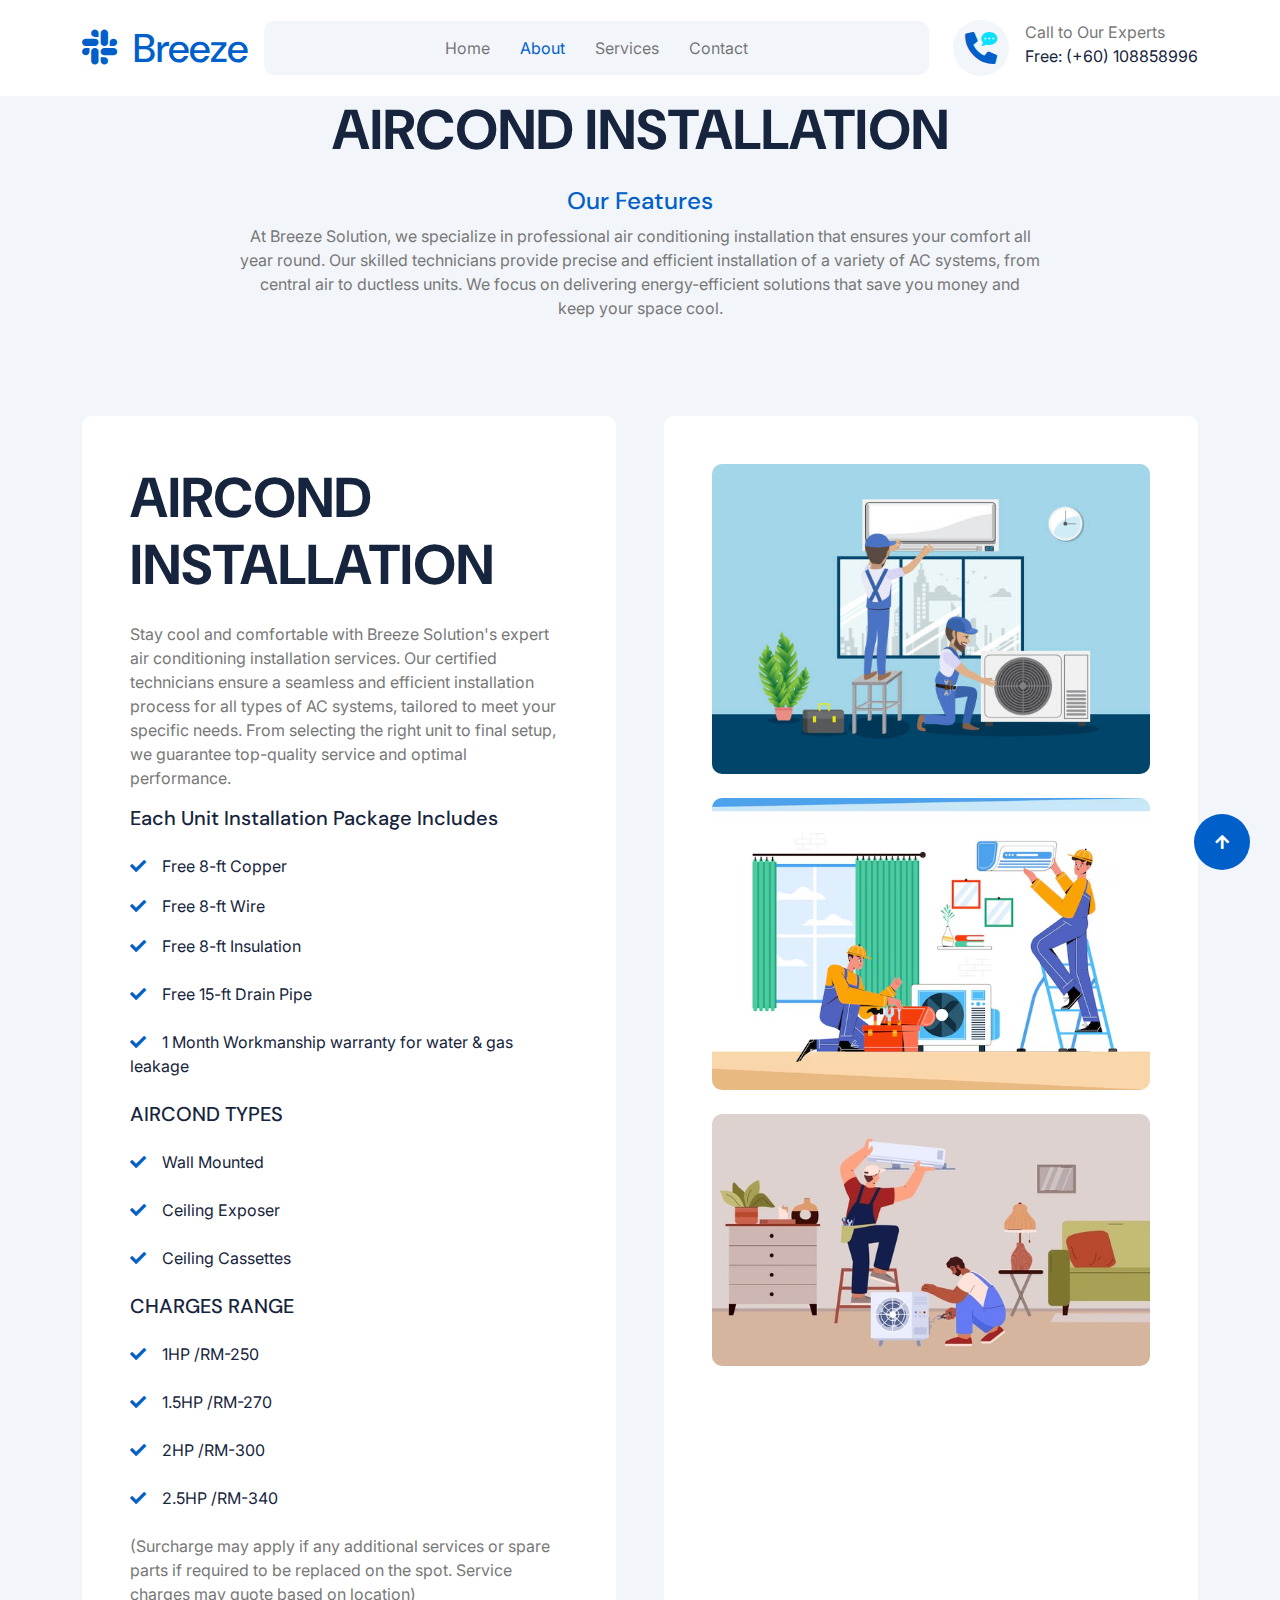
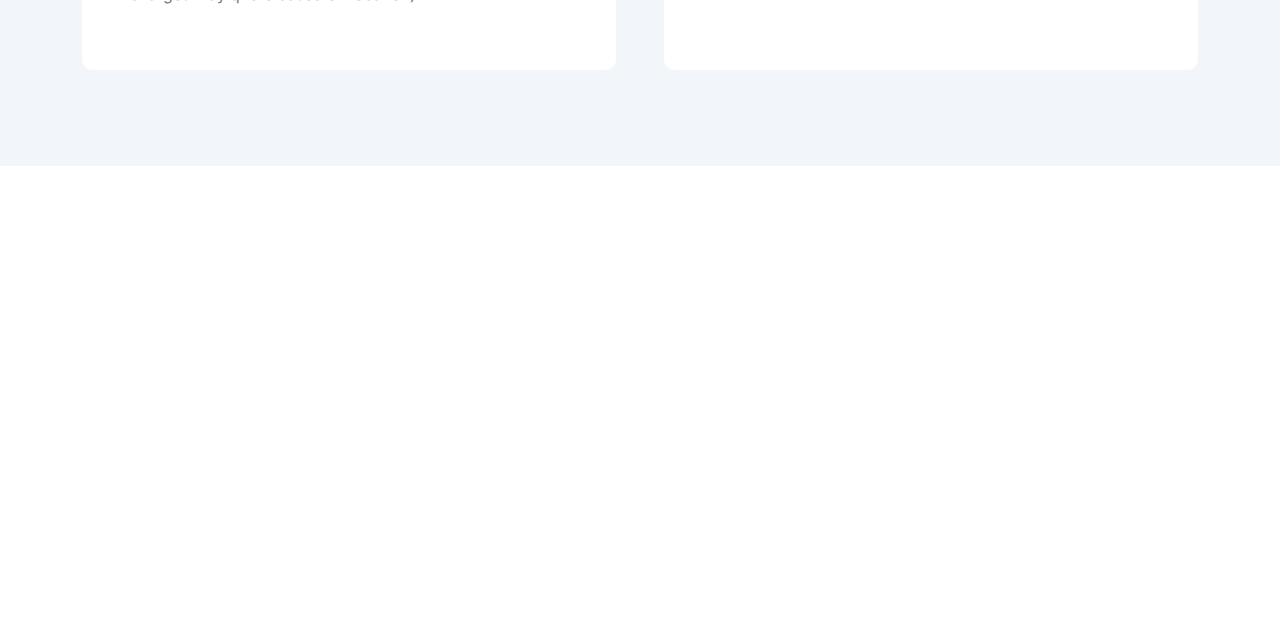
<file: acinstall.html>
<!DOCTYPE html>
<html lang="en">

    <head>
        <meta charset="utf-8">
        <title>LifeSure - Life Insurance Website Template</title>
        <meta content="width=device-width, initial-scale=1.0" name="viewport">
        <meta content="" name="keywords">
        <meta content="" name="description">

        <!-- Google Web Fonts -->
        <link rel="preconnect" href="https://fonts.googleapis.com">
        <link rel="preconnect" href="https://fonts.gstatic.com" crossorigin>
        <link href="https://fonts.googleapis.com/css2?family=DM+Sans:ital,opsz,wght@0,9..40,100..1000;1,9..40,100..1000&family=Inter:slnt,wght@-10..0,100..900&display=swap" rel="stylesheet">

        <!-- Icon Font Stylesheet -->
        <link rel="stylesheet" href="https://use.fontawesome.com/releases/v5.15.4/css/all.css"/>
        <link href="https://cdn.jsdelivr.net/npm/bootstrap-icons@1.4.1/font/bootstrap-icons.css" rel="stylesheet">

        <!-- Libraries Stylesheet -->
        <link rel="stylesheet" href="lib/animate/animate.min.css"/>
        <link href="lib/lightbox/css/lightbox.min.css" rel="stylesheet">
        <link href="lib/owlcarousel/assets/owl.carousel.min.css" rel="stylesheet">


        <!-- Customized Bootstrap Stylesheet -->
        <link href="css/bootstrap.min.css" rel="stylesheet">

        <!-- Template Stylesheet -->
        <link href="css/style.css" rel="stylesheet">
    </head>

    <body>

        <!-- Spinner Start -->
        <div id="spinner" class="show bg-white position-fixed translate-middle w-100 vh-100 top-50 start-50 d-flex align-items-center justify-content-center">
            <div class="spinner-border text-primary" style="width: 3rem; height: 3rem;" role="status">
                <span class="sr-only">Loading...</span>
            </div>
        </div>
        <!-- Spinner End -->

       

        <!-- Navbar & Hero Start -->
        <div class="container-fluid nav-bar px-0 px-lg-4 py-lg-0">
            <div class="container">
                <nav class="navbar navbar-expand-lg navbar-light"> 
                    <a href="#" class="navbar-brand p-0">
                        <h1 class="text-primary mb-0"><i class="fab fa-slack me-2"></i> Breeze</h1>
                        <!-- <img src="img/logo.png" alt="Logo"> -->
                    </a>
                    <button class="navbar-toggler" type="button" data-bs-toggle="collapse" data-bs-target="#navbarCollapse">
                        <span class="fa fa-bars"></span>
                    </button>
                    <div class="collapse navbar-collapse" id="navbarCollapse">
                        <div class="navbar-nav mx-0 mx-lg-auto">
                            <a href="index.html" class="nav-item nav-link">Home</a>
                            <a href="about.html" class="nav-item nav-link active">About</a>
                            <a href="service.html" class="nav-item nav-link">Services</a>
                            
                            <a href="contact.html" class="nav-item nav-link">Contact</a>
                        </div>
                    </div>
                    <div class="d-none d-xl-flex flex-shrink-0 ps-4">
                        <a href="#" class="btn btn-light btn-lg-square rounded-circle position-relative wow tada" data-wow-delay=".9s">
                            <i class="fa fa-phone-alt fa-2x"></i>
                            <div class="position-absolute" style="top: 7px; right: 12px;">
                                <span><i class="fa fa-comment-dots text-secondary"></i></span>
                            </div>
                        </a>
                        <div class="d-flex flex-column ms-3">
                            <span>Call to Our Experts</span>
                            <a href="tel:+ 0123 456 7890"><span class="text-dark">Free: (+60) 108858996</span></a>
                        </div>
                    </div>
                </nav>
            </div>
        </div>
        <!-- Navbar & Hero End -->

        <!-- Modal Search Start -->
        <div class="modal fade" id="searchModal" tabindex="-1" aria-labelledby="exampleModalLabel" aria-hidden="true">
            <div class="modal-dialog modal-fullscreen">
                <div class="modal-content rounded-0">
                    <div class="modal-header">
                        <h5 class="modal-title" id="exampleModalLabel">Search by keyword</h5>
                        <button type="button" class="btn-close" data-bs-dismiss="modal" aria-label="Close"></button>
                    </div>
                    <div class="modal-body d-flex align-items-center bg-primary">
                        <div class="input-group w-75 mx-auto d-flex">
                            <input type="search" class="form-control p-3" placeholder="keywords" aria-describedby="search-icon-1">
                            <span id="search-icon-1" class="btn bg-light border nput-group-text p-3"><i class="fa fa-search"></i></span>
                        </div>
                    </div>
                </div>
            </div>
        </div>
        <!-- Modal Search End -->


        <!-- Feature Start -->
        <div class="container-fluid feature bg-light ">
            <div class="container ">
                <div class="text-center mx-auto wow fadeInUp" data-wow-delay="0.2s" style="max-width: 800px;">
                    <h1 class="display-4 mb-4">AIRCOND INSTALLATION 
                    </h1>
                    <h4 class="text-primary">Our Features</h4>
                    <p class="mb-0"> At Breeze Solution, we specialize in professional air conditioning installation that ensures your comfort all year round. Our skilled technicians provide precise and efficient installation of a variety of AC systems, from central air to ductless units. We focus on delivering energy-efficient solutions that save you money and keep your space cool.</p>
                </div>
            </div>
        </div>
        <!-- Feature End -->


        <!-- About Start -->
        <div class="container-fluid bg-light about py-5">
            <div class="container py-5">
                <div class="row g-5">
                    <div class="col-xl-6 wow fadeInLeft" data-wow-delay="0.2s">
                        <div class="about-item-content bg-white rounded p-5 h-100">
                            <h1 class="display-4 mb-4">AIRCOND INSTALLATION </h1>
                            <p>Stay cool and comfortable with Breeze Solution's expert air conditioning installation services. Our certified technicians ensure a seamless and efficient installation process for all types of AC systems, tailored to meet your specific needs. From selecting the right unit to final setup, we guarantee top-quality service and optimal performance.</p>
                            <h5 class="display-8 mb-4">Each Unit Installation Package Includes</h5>
                            <p class="text-dark"><i class="fa fa-check text-primary me-3"></i>Free 8-ft Copper</p>
                            <p class="text-dark"><i class="fa fa-check text-primary me-3"></i>Free 8-ft Wire</p>
                            <p class="text-dark mb-4"><i class="fa fa-check text-primary me-3"></i>Free 8-ft Insulation</p>
                            <p class="text-dark mb-4"><i class="fa fa-check text-primary me-3"></i>Free 15-ft Drain Pipe</p>
                            <p class="text-dark mb-4"><i class="fa fa-check text-primary me-3"></i>1 Month Workmanship warranty for water & gas leakage</p>
                            <h5  class="display-8 mb-4">AIRCOND TYPES</h5>
                            <p class="text-dark mb-4"><i class="fa fa-check text-primary me-3"></i>Wall Mounted</p>
                            <p class="text-dark mb-4"><i class="fa fa-check text-primary me-3"></i>Ceiling Exposer</p>
                            <p class="text-dark mb-4"><i class="fa fa-check text-primary me-3"></i>Ceiling Cassettes</p>
                            <h5  class="display-8 mb-4">CHARGES RANGE</h5>
                            <p class="text-dark mb-4"><i class="fa fa-check text-primary me-3"></i>1HP /RM-250</p>
                            <p class="text-dark mb-4"><i class="fa fa-check text-primary me-3"></i>1.5HP /RM-270</p>
                            <p class="text-dark mb-4"><i class="fa fa-check text-primary me-3"></i>2HP /RM-300</p>
                            <p class="text-dark mb-4"><i class="fa fa-check text-primary me-3"></i>2.5HP /RM-340</p>
                            <p>(Surcharge may apply if any additional services or spare parts if required to be replaced on the spot. Service charges may quote based on location)</p>

                        </div>
                    </div>
                    <div class="col-xl-6 wow fadeInRight" data-wow-delay="0.2s">
                        <div class="bg-white rounded p-5 h-100">
                            <div class="row g-4 justify-content-center">
                                <div class="col-12">
                                    <div class="rounded bg-light">
                                        <img src="img/service1.jpg" class="img-fluid rounded w-100" alt="">
                                    </div>
                                </div>
                                <div class="col-12">
                                    <div class="rounded bg-light">
                                        <img src="img/install-b-2.png" class="img-fluid rounded w-100" alt="">
                                    </div>
                                </div>
                                <div class="col-12">
                                    <div class="rounded bg-light">
                                        <img src="img/acinstall3.png" class="img-fluid rounded w-100" alt="">
                                    </div>
                                </div>
                               
                            </div>
                        </div>
                    </div>
                </div>
            </div>
        </div>  

        <div class="col-12 text-center wow fadeInUp py-3" data-wow-delay="0.2s">
            <a class="btn btn-primary rounded-pill py-3 px-5" href="/service.html">More Services</a>
        </div>
        <!-- About End -->


        <!-- Footer Start -->
        <div class="container-fluid footer py-5 wow fadeIn" data-wow-delay="0.2s">
            <div class="container py-5">
                <div class="row g-5">
                    <div class="col-xl-9">
                        <div class="mb-5">
                        </div>
                        <div class="pt-5" style="border-top: 1px solid rgba(255, 255, 255, 0.08);">
                            <div class="row g-0">
                                <div class="col-12">
                                    <div class="row g-4">
                                        <div class="col-lg-6 col-xl-4">
                                            <div class="d-flex">
                                                <div class="btn-xl-square bg-primary text-white rounded p-4 me-4">
                                                    <i class="fas fa-map-marker-alt fa-2x"></i>
                                                </div>
                                                <div>
                                                    <h4 class="text-white">Address</h4>
                                                    <p class="mb-0">Address Jalan Desa Serdang 2</p>
                                                </div>
                                            </div>
                                        </div>
                                        <div class="col-lg-6 col-xl-4">
                                            <div class="d-flex">
                                                <div class="btn-xl-square bg-primary text-white rounded p-4 me-4">
                                                    <i class="fas fa-envelope fa-2x"></i>
                                                </div>
                                                <div>
                                                    <h4 class="text-white">Mail Us</h4>
                                                    <p class="mb-0">coolbreezesolution7@gmail.com</p>
                                                </div>
                                            </div>
                                        </div>
                                        <div class="col-lg-6 col-xl-4">
                                            <div class="d-flex">
                                                <div class="btn-xl-square bg-primary text-white rounded p-4 me-4">
                                                    <i class="fa fa-phone-alt fa-2x"></i>
                                                </div>
                                                <div>
                                                    <h4 class="text-white">Telephone</h4>
                                                    <p class="mb-0">(+60) 108858996</p>
                                                </div>
                                            </div>
                                        </div>
                                    </div>
                                </div>
                            </div>
                        </div>
                    </div>
                    
                    <!-- <div class="col-xl-3">
                        <div class="footer-item">
                           
                            <div class="d-flex flex-shrink-0">
                                <div class="footer-btn">
                                    <a href="#" class="btn btn-lg-square rounded-circle position-relative wow tada" data-wow-delay=".9s">
                                        <i class="fa fa-phone-alt fa-2x"></i>
                                        <div class="position-absolute" style="top: 2px; right: 12px;">
                                            <span><i class="fa fa-comment-dots text-secondary"></i></span>
                                        </div>
                                    </a>
                                </div>
                                <div class="d-flex flex-column ms-3 flex-shrink-0">
                                    <span>Call to Our Experts</span>
                                    <a href="tel:+ 0123 456 7890"><span class="text-white">Free: + 0123 456 7890</span></a>
                                </div>
                            </div>
                        </div>
                    </div> -->
                </div>
            </div>
        </div>
        <!-- Footer End -->
        
        <!-- Copyright Start -->
      
        <!-- Copyright End -->


        <!-- Back to Top -->
        <a href="#" class="btn btn-primary btn-lg-square rounded-circle back-to-top"><i class="fa fa-arrow-up"></i></a>   

        
        <!-- JavaScript Libraries -->
        <script src="https://ajax.googleapis.com/ajax/libs/jquery/3.6.4/jquery.min.js"></script>
        <script src="https://cdn.jsdelivr.net/npm/bootstrap@5.0.0/dist/js/bootstrap.bundle.min.js"></script>
        <script src="lib/wow/wow.min.js"></script>
        <script src="lib/easing/easing.min.js"></script>
        <script src="lib/waypoints/waypoints.min.js"></script>
        <script src="lib/counterup/counterup.min.js"></script>
        <script src="lib/lightbox/js/lightbox.min.js"></script>
        <script src="lib/owlcarousel/owl.carousel.min.js"></script>
        

        <!-- Template Javascript -->
        <script src="js/main.js"></script>
    </body>

</html>
</file>
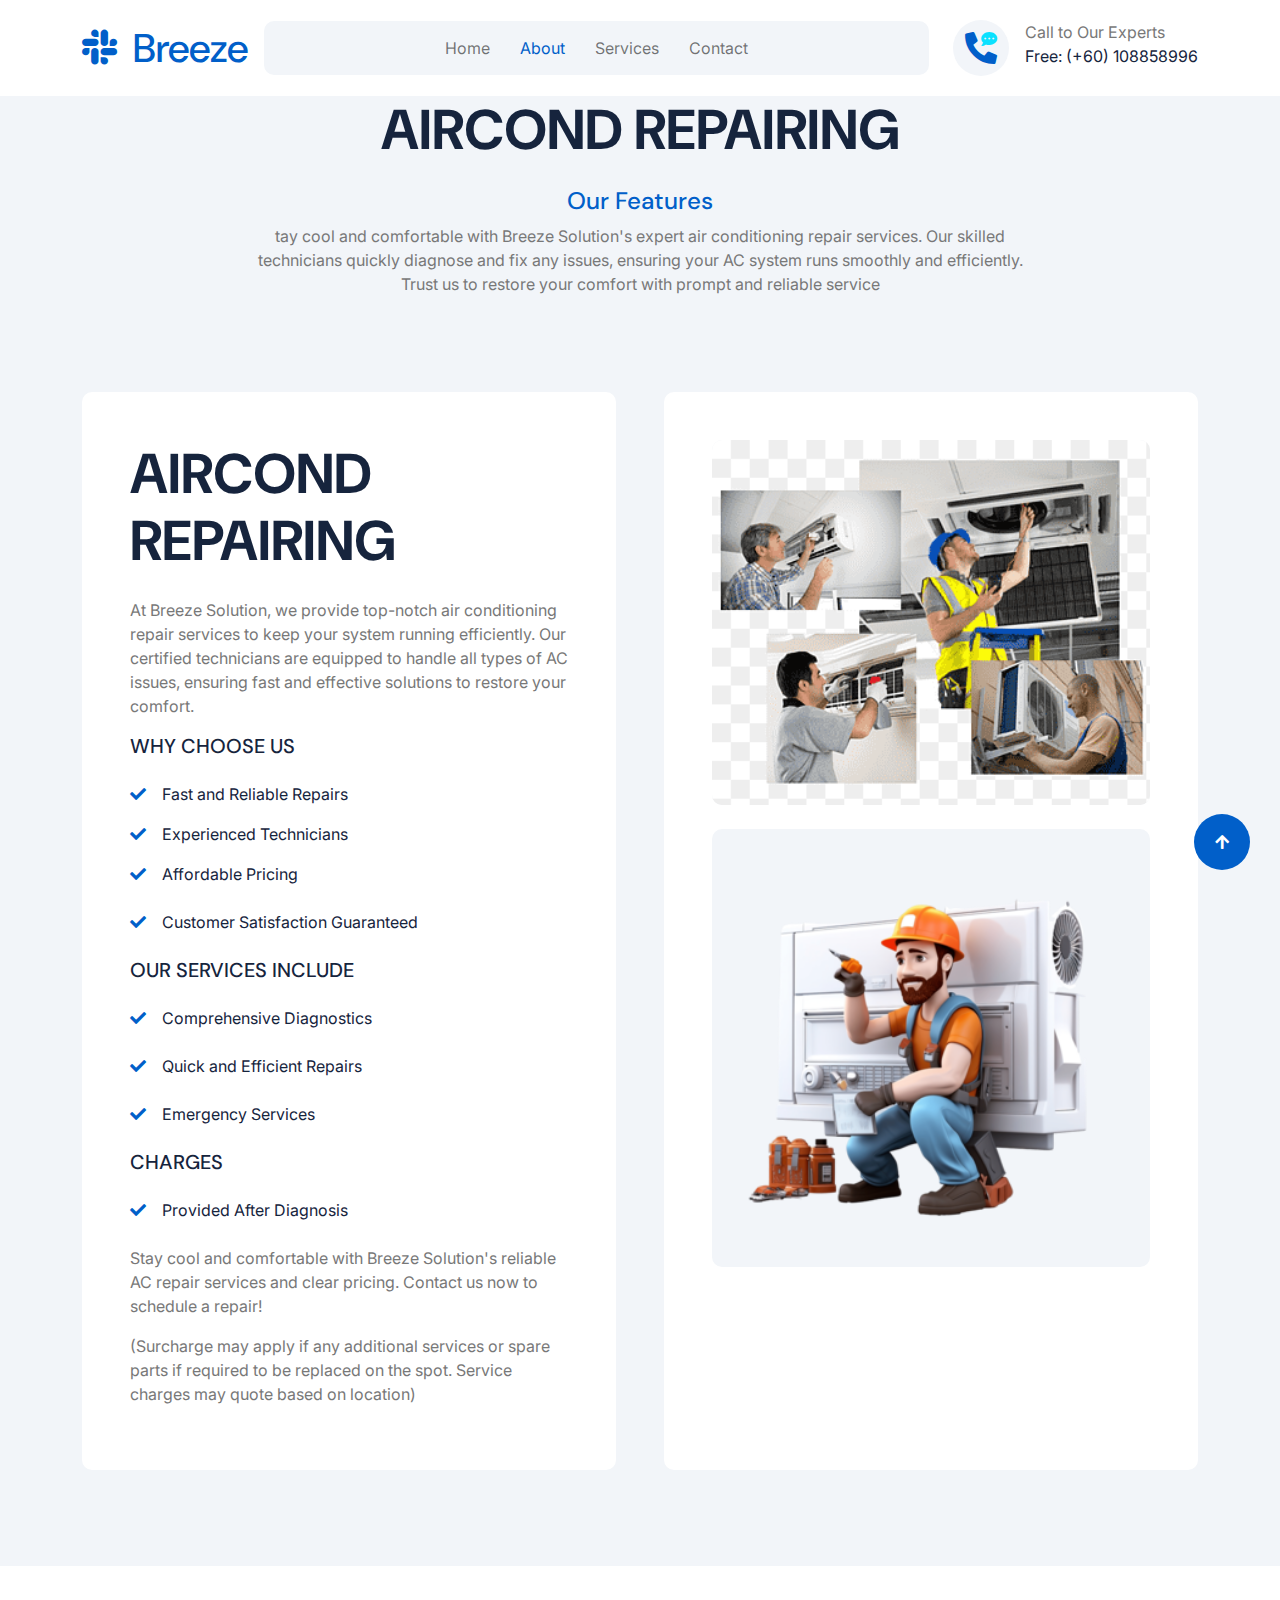
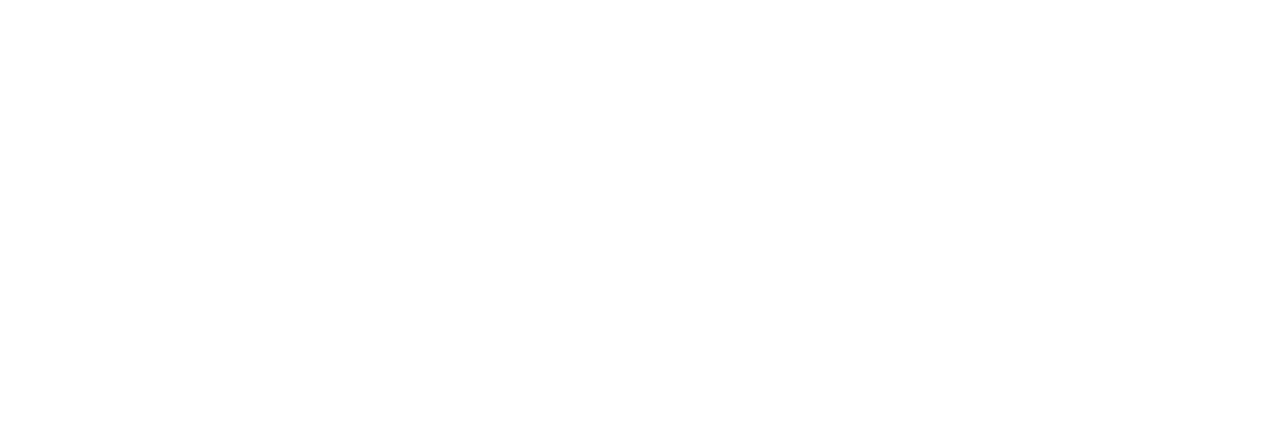
<file: acrepair.html>
<!DOCTYPE html>
<html lang="en">

    <head>
        <meta charset="utf-8">
        <title>LifeSure - Life Insurance Website Template</title>
        <meta content="width=device-width, initial-scale=1.0" name="viewport">
        <meta content="" name="keywords">
        <meta content="" name="description">

        <!-- Google Web Fonts -->
        <link rel="preconnect" href="https://fonts.googleapis.com">
        <link rel="preconnect" href="https://fonts.gstatic.com" crossorigin>
        <link href="https://fonts.googleapis.com/css2?family=DM+Sans:ital,opsz,wght@0,9..40,100..1000;1,9..40,100..1000&family=Inter:slnt,wght@-10..0,100..900&display=swap" rel="stylesheet">

        <!-- Icon Font Stylesheet -->
        <link rel="stylesheet" href="https://use.fontawesome.com/releases/v5.15.4/css/all.css"/>
        <link href="https://cdn.jsdelivr.net/npm/bootstrap-icons@1.4.1/font/bootstrap-icons.css" rel="stylesheet">

        <!-- Libraries Stylesheet -->
        <link rel="stylesheet" href="lib/animate/animate.min.css"/>
        <link href="lib/lightbox/css/lightbox.min.css" rel="stylesheet">
        <link href="lib/owlcarousel/assets/owl.carousel.min.css" rel="stylesheet">


        <!-- Customized Bootstrap Stylesheet -->
        <link href="css/bootstrap.min.css" rel="stylesheet">

        <!-- Template Stylesheet -->
        <link href="css/style.css" rel="stylesheet">
    </head>

    <body>

        <!-- Spinner Start -->
        <div id="spinner" class="show bg-white position-fixed translate-middle w-100 vh-100 top-50 start-50 d-flex align-items-center justify-content-center">
            <div class="spinner-border text-primary" style="width: 3rem; height: 3rem;" role="status">
                <span class="sr-only">Loading...</span>
            </div>
        </div>
        <!-- Spinner End -->

       

        <!-- Navbar & Hero Start -->
        <div class="container-fluid nav-bar px-0 px-lg-4 py-lg-0">
            <div class="container">
                <nav class="navbar navbar-expand-lg navbar-light"> 
                    <a href="#" class="navbar-brand p-0">
                        <h1 class="text-primary mb-0"><i class="fab fa-slack me-2"></i> Breeze</h1>
                        <!-- <img src="img/logo.png" alt="Logo"> -->
                    </a>
                    <button class="navbar-toggler" type="button" data-bs-toggle="collapse" data-bs-target="#navbarCollapse">
                        <span class="fa fa-bars"></span>
                    </button>
                    <div class="collapse navbar-collapse" id="navbarCollapse">
                        <div class="navbar-nav mx-0 mx-lg-auto">
                            <a href="index.html" class="nav-item nav-link">Home</a>
                            <a href="about.html" class="nav-item nav-link active">About</a>
                            <a href="service.html" class="nav-item nav-link">Services</a>
                            
                            <a href="contact.html" class="nav-item nav-link">Contact</a>
                        </div>
                    </div>
                    <div class="d-none d-xl-flex flex-shrink-0 ps-4">
                        <a href="#" class="btn btn-light btn-lg-square rounded-circle position-relative wow tada" data-wow-delay=".9s">
                            <i class="fa fa-phone-alt fa-2x"></i>
                            <div class="position-absolute" style="top: 7px; right: 12px;">
                                <span><i class="fa fa-comment-dots text-secondary"></i></span>
                            </div>
                        </a>
                        <div class="d-flex flex-column ms-3">
                            <span>Call to Our Experts</span>
                            <a href="tel:+ 0123 456 7890"><span class="text-dark">Free: (+60) 108858996</span></a>
                        </div>
                    </div>
                </nav>
            </div>
        </div>
        <!-- Navbar & Hero End -->

        <!-- Modal Search Start -->
        <div class="modal fade" id="searchModal" tabindex="-1" aria-labelledby="exampleModalLabel" aria-hidden="true">
            <div class="modal-dialog modal-fullscreen">
                <div class="modal-content rounded-0">
                    <div class="modal-header">
                        <h5 class="modal-title" id="exampleModalLabel">Search by keyword</h5>
                        <button type="button" class="btn-close" data-bs-dismiss="modal" aria-label="Close"></button>
                    </div>
                    <div class="modal-body d-flex align-items-center bg-primary">
                        <div class="input-group w-75 mx-auto d-flex">
                            <input type="search" class="form-control p-3" placeholder="keywords" aria-describedby="search-icon-1">
                            <span id="search-icon-1" class="btn bg-light border nput-group-text p-3"><i class="fa fa-search"></i></span>
                        </div>
                    </div>
                </div>
            </div>
        </div>
        <!-- Modal Search End -->


        <!-- Feature Start -->
        <div class="container-fluid feature bg-light ">
            <div class="container ">
                <div class="text-center mx-auto  wow fadeInUp" data-wow-delay="0.2s" style="max-width: 800px;">
                    <h1 class="display-4 mb-4">AIRCOND REPAIRING</h1>
                    <h4 class="text-primary">Our Features</h4>
                    <p class="mb-0"> tay cool and comfortable with Breeze Solution's expert air conditioning repair services. Our skilled technicians quickly diagnose and fix any issues, ensuring your AC system runs smoothly and efficiently. Trust us to restore your comfort with prompt and reliable service</p>
                </div>
            </div>
        </div>
        <!-- Feature End -->


        <!-- About Start -->
        <div class="container-fluid bg-light about py-5">
            <div class="container py-5">
                <div class="row g-5">
                    <div class="col-xl-6 wow fadeInLeft" data-wow-delay="0.2s">
                        <div class="about-item-content bg-white rounded p-5 h-100">
                            <h1 class="display-4 mb-4">AIRCOND REPAIRING</h1>
                            <p>At Breeze Solution, we provide top-notch air conditioning repair services to keep your system running efficiently. Our certified technicians are equipped to handle all types of AC issues, ensuring fast and effective solutions to restore your comfort.</p>
                            <h5 class="display-8 mb-4">WHY CHOOSE US</h5>
                            <p class="text-dark"><i class="fa fa-check text-primary me-3"></i>Fast and Reliable Repairs</p>
                            <p class="text-dark"><i class="fa fa-check text-primary me-3"></i>Experienced Technicians</p>
                            <p class="text-dark mb-4"><i class="fa fa-check text-primary me-3"></i>Affordable Pricing
                            </p>
                            <p class="text-dark mb-4"><i class="fa fa-check text-primary me-3"></i>Customer Satisfaction Guaranteed</p>
                            <h5 class="display-8 mb-4">OUR SERVICES INCLUDE</h5>

                            <p class="text-dark mb-4"><i class="fa fa-check text-primary me-3"></i>Comprehensive Diagnostics</p>
                            <p class="text-dark mb-4"><i class="fa fa-check text-primary me-3"></i>Quick and Efficient Repairs</p>
                            <p class="text-dark mb-4"><i class="fa fa-check text-primary me-3"></i>Emergency Services</p>
                            <h5  class="display-8 mb-4">CHARGES</h5>
                            <p class="text-dark mb-4"><i class="fa fa-check text-primary me-3"></i>Provided After Diagnosis</p>
                            <p>Stay cool and comfortable with Breeze Solution's  reliable AC repair services and clear pricing. Contact us now to schedule a repair!</p>
                            <p>(Surcharge may apply if any additional services or spare parts if required to be replaced on the spot. Service charges may quote based on location)</p>

                        </div>
                    </div>
                    <div class="col-xl-6 wow fadeInRight" data-wow-delay="0.2s">
                        <div class="bg-white rounded p-5 h-100">
                            <div class="row g-4 justify-content-center">
                                
                                <div class="col-12">
                                    <div class="rounded bg-light">
                                        <img src="img/repair2.png" class="img-fluid rounded w-100" alt="">
                                    </div>
                                </div>
                                <div class="col-12">
                                    <div class="rounded bg-light">
                                        <img src="img/repair3.png" class="img-fluid rounded w-100" alt="">
                                    </div>
                                </div>
                               
                            </div>
                        </div>
                    </div>
                </div>
            </div>
        </div>  

        <div class="col-12 text-center wow fadeInUp py-3" data-wow-delay="0.2s">
            <a class="btn btn-primary rounded-pill py-3 px-5" href="/service.html">More Services</a>
        </div>
        <!-- About End -->


        <!-- Footer Start -->
        <div class="container-fluid footer py-5 wow fadeIn" data-wow-delay="0.2s">
            <div class="container py-5">
                <div class="row g-5">
                    <div class="col-xl-9">
                        <div class="mb-5">
                        </div>
                        <div class="pt-5" style="border-top: 1px solid rgba(255, 255, 255, 0.08);">
                            <div class="row g-0">
                                <div class="col-12">
                                    <div class="row g-4">
                                        <div class="col-lg-6 col-xl-4">
                                            <div class="d-flex">
                                                <div class="btn-xl-square bg-primary text-white rounded p-4 me-4">
                                                    <i class="fas fa-map-marker-alt fa-2x"></i>
                                                </div>
                                                <div>
                                                    <h4 class="text-white">Address</h4>
                                                    <p class="mb-0">Address Jalan Desa Serdang 2</p>
                                                </div>
                                            </div>
                                        </div>
                                        <div class="col-lg-6 col-xl-4">
                                            <div class="d-flex">
                                                <div class="btn-xl-square bg-primary text-white rounded p-4 me-4">
                                                    <i class="fas fa-envelope fa-2x"></i>
                                                </div>
                                                <div>
                                                    <h4 class="text-white">Mail Us</h4>
                                                    <p class="mb-0">coolbreezesolution7@gmail.com</p>
                                                </div>
                                            </div>
                                        </div>
                                        <div class="col-lg-6 col-xl-4">
                                            <div class="d-flex">
                                                <div class="btn-xl-square bg-primary text-white rounded p-4 me-4">
                                                    <i class="fa fa-phone-alt fa-2x"></i>
                                                </div>
                                                <div>
                                                    <h4 class="text-white">Telephone</h4>
                                                    <p class="mb-0">(+60) 108858996</p>
                                                </div>
                                            </div>
                                        </div>
                                    </div>
                                </div>
                            </div>
                        </div>
                    </div>
                    
                    <!-- <div class="col-xl-3">
                        <div class="footer-item">
                           
                            <div class="d-flex flex-shrink-0">
                                <div class="footer-btn">
                                    <a href="#" class="btn btn-lg-square rounded-circle position-relative wow tada" data-wow-delay=".9s">
                                        <i class="fa fa-phone-alt fa-2x"></i>
                                        <div class="position-absolute" style="top: 2px; right: 12px;">
                                            <span><i class="fa fa-comment-dots text-secondary"></i></span>
                                        </div>
                                    </a>
                                </div>
                                <div class="d-flex flex-column ms-3 flex-shrink-0">
                                    <span>Call to Our Experts</span>
                                    <a href="tel:+ 0123 456 7890"><span class="text-white">Free: + 0123 456 7890</span></a>
                                </div>
                            </div>
                        </div>
                    </div> -->
                </div>
            </div>
        </div>
        <!-- Footer End -->
        
        <!-- Copyright Start -->
      
        <!-- Copyright End -->


        <!-- Back to Top -->
        <a href="#" class="btn btn-primary btn-lg-square rounded-circle back-to-top"><i class="fa fa-arrow-up"></i></a>   

        
        <!-- JavaScript Libraries -->
        <script src="https://ajax.googleapis.com/ajax/libs/jquery/3.6.4/jquery.min.js"></script>
        <script src="https://cdn.jsdelivr.net/npm/bootstrap@5.0.0/dist/js/bootstrap.bundle.min.js"></script>
        <script src="lib/wow/wow.min.js"></script>
        <script src="lib/easing/easing.min.js"></script>
        <script src="lib/waypoints/waypoints.min.js"></script>
        <script src="lib/counterup/counterup.min.js"></script>
        <script src="lib/lightbox/js/lightbox.min.js"></script>
        <script src="lib/owlcarousel/owl.carousel.min.js"></script>
        

        <!-- Template Javascript -->
        <script src="js/main.js"></script>
    </body>

</html>
</file>
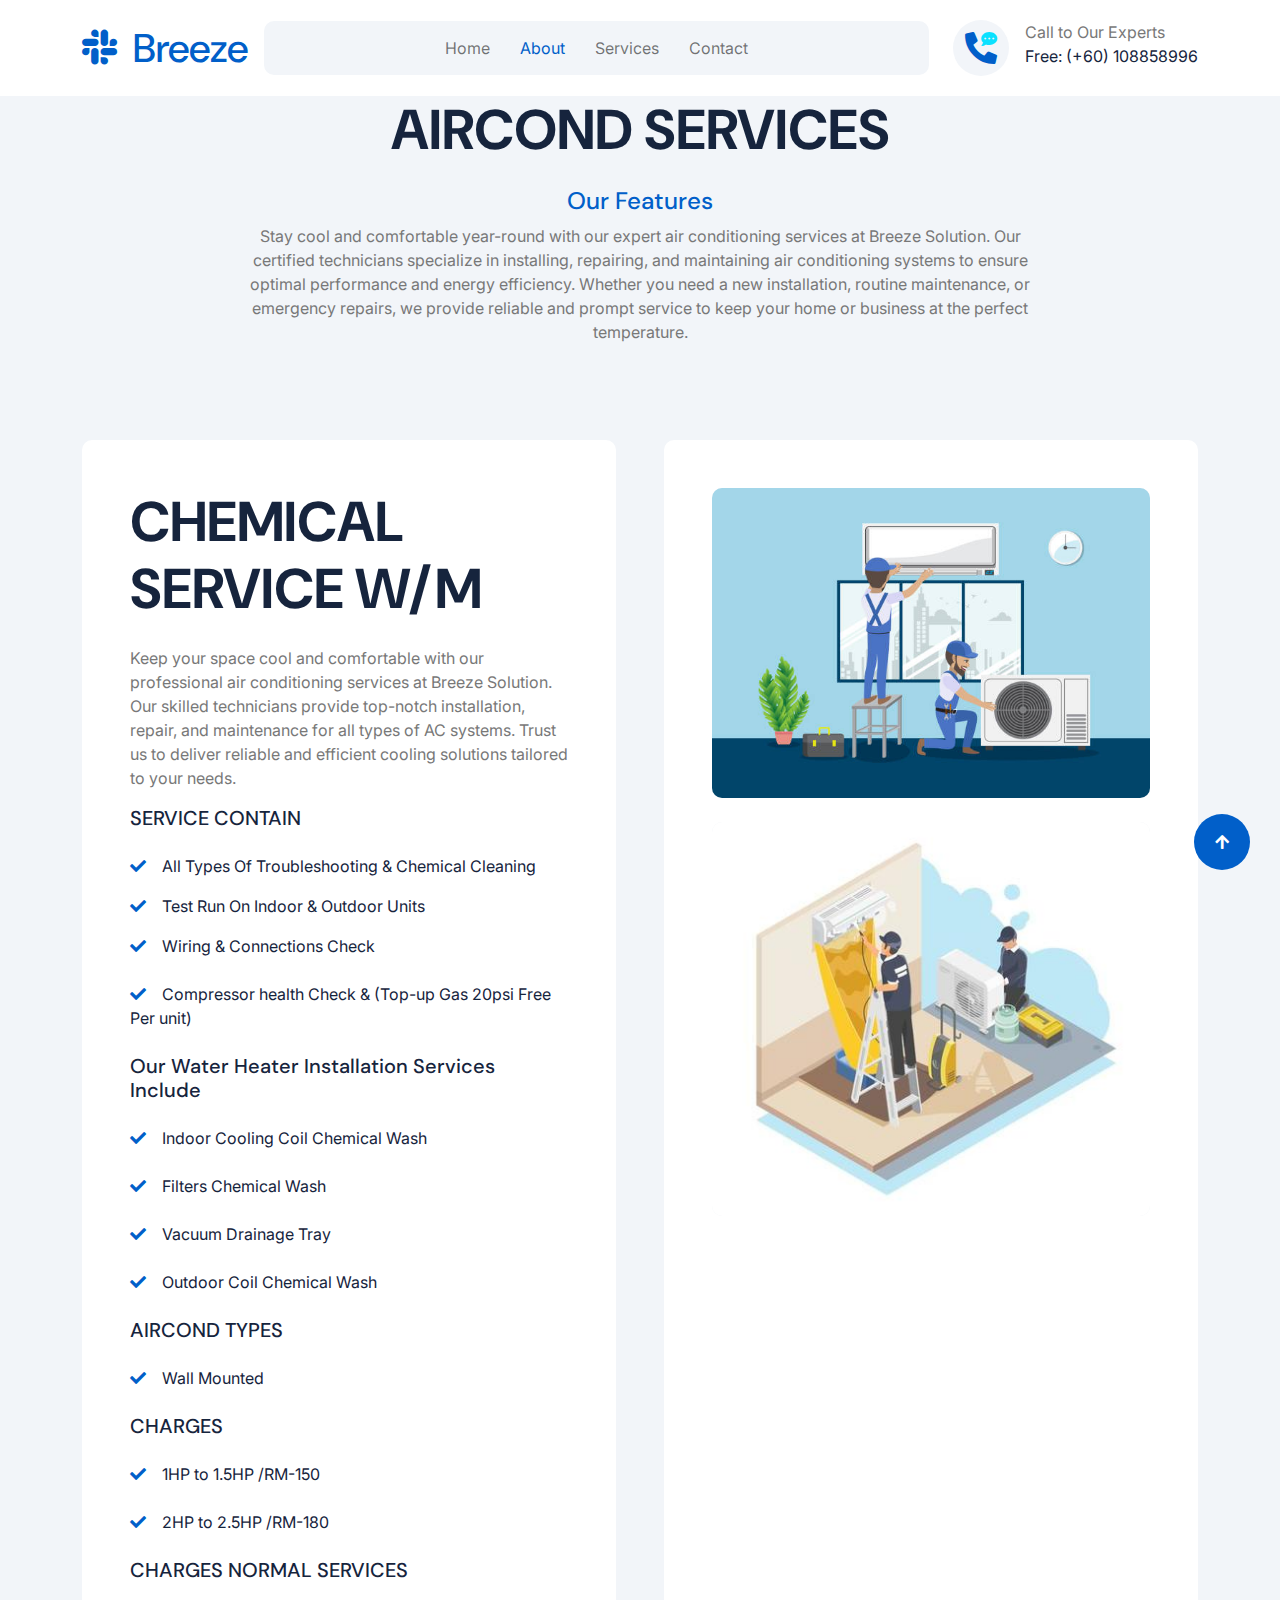
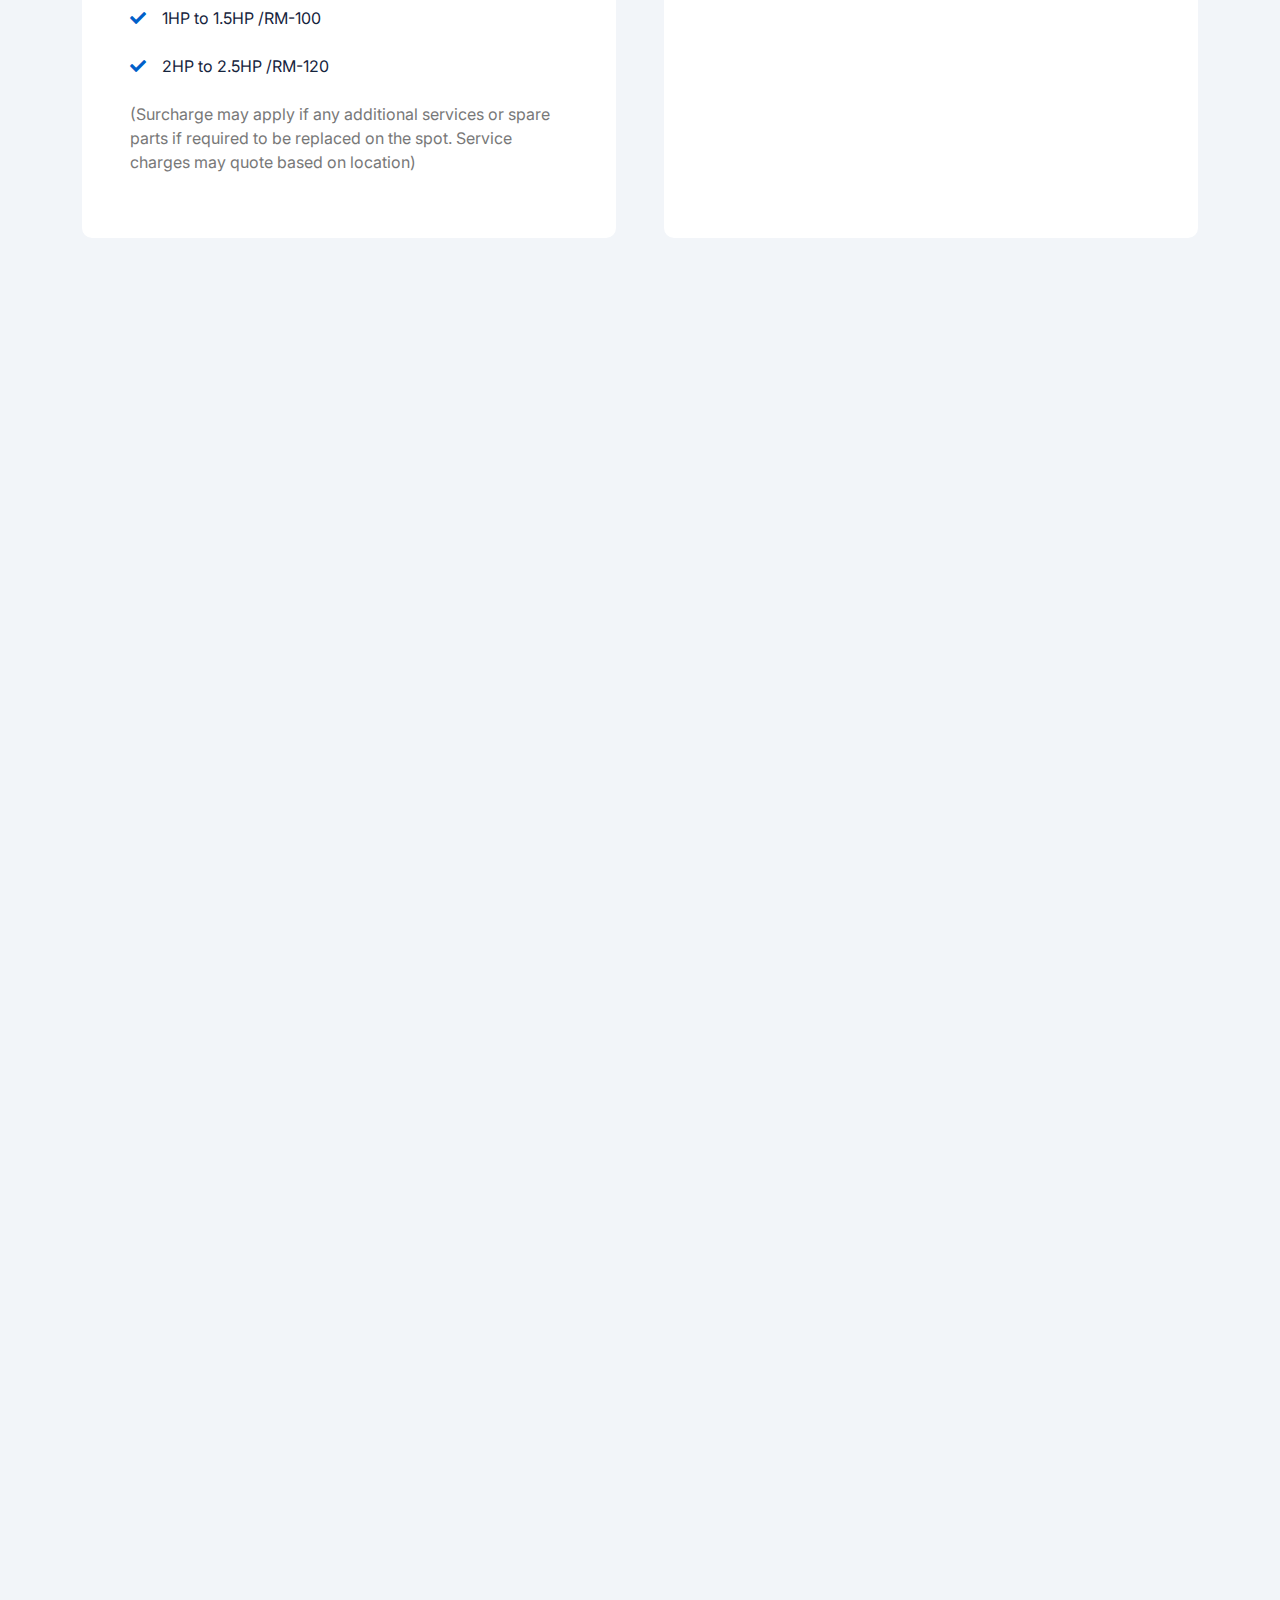
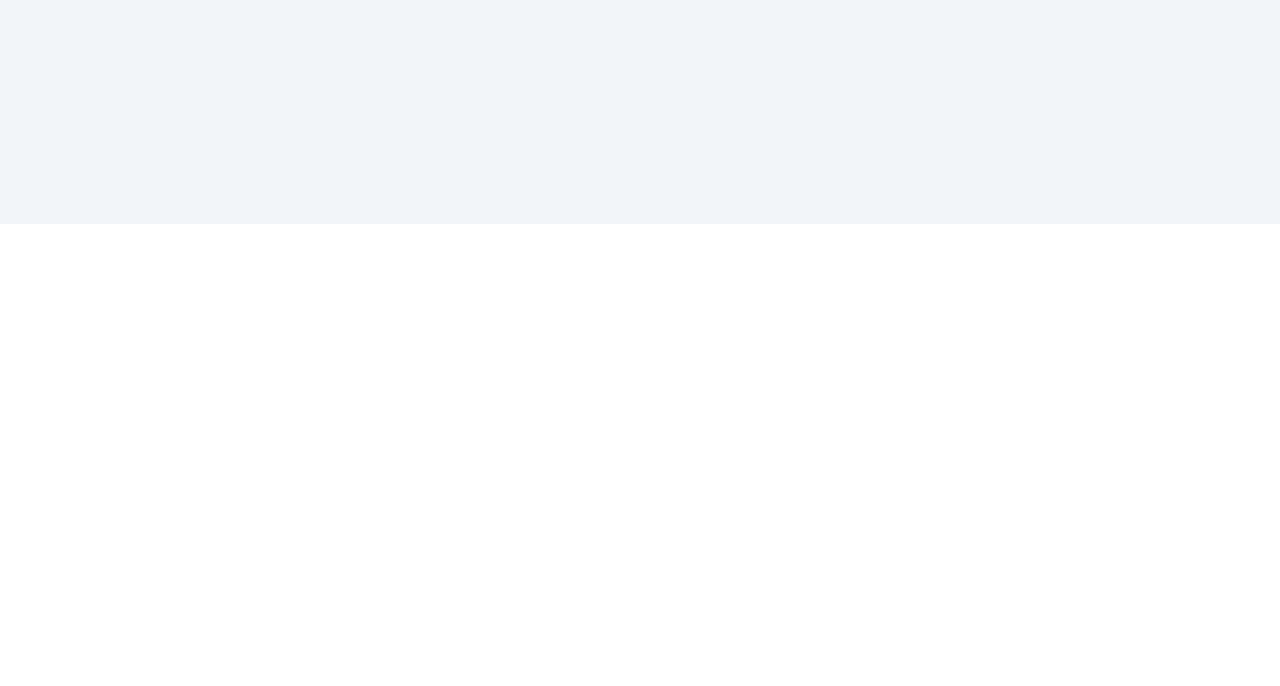
<file: acservices.html>
<!DOCTYPE html>
<html lang="en">

    <head>
        <meta charset="utf-8">
        <title>LifeSure - Life Insurance Website Template</title>
        <meta content="width=device-width, initial-scale=1.0" name="viewport">
        <meta content="" name="keywords">
        <meta content="" name="description">

        <!-- Google Web Fonts -->
        <link rel="preconnect" href="https://fonts.googleapis.com">
        <link rel="preconnect" href="https://fonts.gstatic.com" crossorigin>
        <link href="https://fonts.googleapis.com/css2?family=DM+Sans:ital,opsz,wght@0,9..40,100..1000;1,9..40,100..1000&family=Inter:slnt,wght@-10..0,100..900&display=swap" rel="stylesheet">

        <!-- Icon Font Stylesheet -->
        <link rel="stylesheet" href="https://use.fontawesome.com/releases/v5.15.4/css/all.css"/>
        <link href="https://cdn.jsdelivr.net/npm/bootstrap-icons@1.4.1/font/bootstrap-icons.css" rel="stylesheet">

        <!-- Libraries Stylesheet -->
        <link rel="stylesheet" href="lib/animate/animate.min.css"/>
        <link href="lib/lightbox/css/lightbox.min.css" rel="stylesheet">
        <link href="lib/owlcarousel/assets/owl.carousel.min.css" rel="stylesheet">


        <!-- Customized Bootstrap Stylesheet -->
        <link href="css/bootstrap.min.css" rel="stylesheet">

        <!-- Template Stylesheet -->
        <link href="css/style.css" rel="stylesheet">
    </head>

    <body>

        <!-- Spinner Start -->
        <div id="spinner" class="show bg-white position-fixed translate-middle w-100 vh-100 top-50 start-50 d-flex align-items-center justify-content-center">
            <div class="spinner-border text-primary" style="width: 3rem; height: 3rem;" role="status">
                <span class="sr-only">Loading...</span>
            </div>
        </div>
        <!-- Spinner End -->

       

        <!-- Navbar & Hero Start -->
        <div class="container-fluid nav-bar px-0 px-lg-4 py-lg-0">
            <div class="container">
                <nav class="navbar navbar-expand-lg navbar-light"> 
                    <a href="#" class="navbar-brand p-0">
                        <h1 class="text-primary mb-0"><i class="fab fa-slack me-2"></i> Breeze</h1>
                        <!-- <img src="img/logo.png" alt="Logo"> -->
                    </a>
                    <button class="navbar-toggler" type="button" data-bs-toggle="collapse" data-bs-target="#navbarCollapse">
                        <span class="fa fa-bars"></span>
                    </button>
                    <div class="collapse navbar-collapse" id="navbarCollapse">
                        <div class="navbar-nav mx-0 mx-lg-auto">
                            <a href="index.html" class="nav-item nav-link">Home</a>
                            <a href="about.html" class="nav-item nav-link active">About</a>
                            <a href="service.html" class="nav-item nav-link">Services</a>
                            
                            <a href="contact.html" class="nav-item nav-link">Contact</a>
                        </div>
                    </div>
                    <div class="d-none d-xl-flex flex-shrink-0 ps-4">
                        <a href="#" class="btn btn-light btn-lg-square rounded-circle position-relative wow tada" data-wow-delay=".9s">
                            <i class="fa fa-phone-alt fa-2x"></i>
                            <div class="position-absolute" style="top: 7px; right: 12px;">
                                <span><i class="fa fa-comment-dots text-secondary"></i></span>
                            </div>
                        </a>
                        <div class="d-flex flex-column ms-3">
                            <span>Call to Our Experts</span>
                            <a href="tel:+ 0123 456 7890"><span class="text-dark">Free: (+60) 108858996</span></a>
                        </div>
                    </div>
                </nav>
            </div>
        </div>
        <!-- Navbar & Hero End -->

        <!-- Modal Search Start -->
        <div class="modal fade" id="searchModal" tabindex="-1" aria-labelledby="exampleModalLabel" aria-hidden="true">
            <div class="modal-dialog modal-fullscreen">
                <div class="modal-content rounded-0">
                    <div class="modal-header">
                        <h5 class="modal-title" id="exampleModalLabel">Search by keyword</h5>
                        <button type="button" class="btn-close" data-bs-dismiss="modal" aria-label="Close"></button>
                    </div>
                    <div class="modal-body d-flex align-items-center bg-primary">
                        <div class="input-group w-75 mx-auto d-flex">
                            <input type="search" class="form-control p-3" placeholder="keywords" aria-describedby="search-icon-1">
                            <span id="search-icon-1" class="btn bg-light border nput-group-text p-3"><i class="fa fa-search"></i></span>
                        </div>
                    </div>
                </div>
            </div>
        </div>
        <!-- Modal Search End -->


        <!-- Feature Start -->
        <div class="container-fluid feature bg-light">
            <div class="container ">
                <div class="text-center mx-auto  wow fadeInUp" data-wow-delay="0.2s" style="max-width: 800px;">
                    <h1 class="display-4 mb-4">AIRCOND SERVICES</h1>
                    <h4 class="text-primary">Our Features</h4>
                    <p class="mb-0"> Stay cool and comfortable year-round with our expert air conditioning services at Breeze Solution. Our certified technicians specialize in installing, repairing, and maintaining air conditioning systems to ensure optimal performance and energy efficiency. Whether you need a new installation, routine maintenance, or emergency repairs, we provide reliable and prompt service to keep your home or business at the perfect temperature.</p>
                </div>
            </div>
        </div>
        <!-- Feature End -->


        <!-- About Start -->
        <div class="container-fluid bg-light about py-5">
            <div class="container py-5">
                <div class="row g-5">
                    <div class="col-xl-6 wow fadeInLeft" data-wow-delay="0.2s">
                        <div class="about-item-content bg-white rounded p-5 h-100">
                            <h1 class="display-4 mb-4">CHEMICAL SERVICE W/M</h1>
                            <p>Keep your space cool and comfortable with our professional air conditioning services at Breeze Solution. Our skilled technicians provide top-notch installation, repair, and maintenance for all types of AC systems. Trust us to deliver reliable and efficient cooling solutions tailored to your needs.</p>
                            <h5 class="display-8 mb-4">SERVICE CONTAIN</h5>
                            <p class="text-dark"><i class="fa fa-check text-primary me-3"></i>All Types Of Troubleshooting & Chemical Cleaning</p>
                            <p class="text-dark"><i class="fa fa-check text-primary me-3"></i>Test Run On Indoor & Outdoor Units</p>
                            <p class="text-dark mb-4"><i class="fa fa-check text-primary me-3"></i>Wiring & Connections Check</p>
                            <p class="text-dark mb-4"><i class="fa fa-check text-primary me-3"></i>Compressor health Check & (Top-up Gas 20psi Free Per unit)</p>
                            <h5  class="display-8 mb-4">Our Water Heater Installation Services Include</h5>
                            <p class="text-dark mb-4"><i class="fa fa-check text-primary me-3"></i>Indoor Cooling Coil Chemical Wash</p>
                            <p class="text-dark mb-4"><i class="fa fa-check text-primary me-3"></i>Filters Chemical Wash</p>
                            <p class="text-dark mb-4"><i class="fa fa-check text-primary me-3"></i>Vacuum Drainage Tray</p>
                            <p class="text-dark mb-4"><i class="fa fa-check text-primary me-3"></i>Outdoor Coil Chemical Wash</p>
                            <h5  class="display-8 mb-4">AIRCOND TYPES</h5>
                            <p class="text-dark mb-4"><i class="fa fa-check text-primary me-3"></i>Wall Mounted</p>
                            <h5  class="display-8 mb-4">CHARGES</h5>
                            <p class="text-dark mb-4"><i class="fa fa-check text-primary me-3"></i>1HP to 1.5HP /RM-150</p>
                            <p class="text-dark mb-4"><i class="fa fa-check text-primary me-3"></i>2HP to 2.5HP /RM-180</p>
                            <h5  class="display-8 mb-4">CHARGES NORMAL SERVICES</h5>
                            <p class="text-dark mb-4"><i class="fa fa-check text-primary me-3"></i>1HP to 1.5HP /RM-100</p>
                            <p class="text-dark mb-4"><i class="fa fa-check text-primary me-3"></i>2HP to 2.5HP /RM-120</p>
                            <p>(Surcharge may apply if any additional services or spare parts if required to be replaced on the spot. Service charges may quote based on location)</p>

                        </div>
                    </div>
                    <div class="col-xl-6 wow fadeInRight" data-wow-delay="0.2s">
                        <div class="bg-white rounded p-5 h-100">
                            <div class="row g-4 justify-content-center">
                                <div class="col-12">
                                    <div class="rounded bg-light">
                                        <img src="img/service1.jpg" class="img-fluid rounded w-100" alt="">
                                    </div>
                                </div>
                                <div class="col-12">
                                    <div class="rounded bg-light">
                                        <img src="img/service2.jpg" class="img-fluid rounded w-100" alt="">
                                    </div>
                                </div>
                               
                            </div>
                        </div>
                    </div>
                </div>
            </div>
        </div>  

        <div class="container-fluid bg-light about py-5">
            <div class="container py-5">
                <div class="row g-5">
                    <div class="col-xl-6 wow fadeInLeft" data-wow-delay="0.2s">
                        <div class="about-item-content bg-white rounded p-5 h-100">
                            <h1 class="display-4 mb-4">CHEMICAL SERVICE C/C , C/E</h1>
                            <p>Experience ultimate comfort with our superior air conditioning services at Breeze Solution. From installation to repair and maintenance, our expert technicians ensure your AC system runs efficiently and effectively. We cater to both residential and commercial needs, providing customized solutions that guarantee a cool and comfortable environment.</p>
                            <h5 class="display-8 mb-4">SERVICE CONTAIN</h5>
                            <p class="text-dark"><i class="fa fa-check text-primary me-3"></i>All Types Of Troubleshooting & Chemical Cleaning</p>
                            <p class="text-dark"><i class="fa fa-check text-primary me-3"></i>Test Run On Indoor & Outdoor Units</p>
                            <p class="text-dark mb-4"><i class="fa fa-check text-primary me-3"></i>Wiring & Connections Check</p>
                            <p class="text-dark mb-4"><i class="fa fa-check text-primary me-3"></i>Compressor health Check & (Top-up Gas 20psi Free Per unit)</p>
                            <h5  class="display-8 mb-4">Our Water Heater Installation Services Include</h5>
                            <p class="text-dark mb-4"><i class="fa fa-check text-primary me-3"></i>Indoor Cooling Coil Chemical Wash</p>
                            <p class="text-dark mb-4"><i class="fa fa-check text-primary me-3"></i>Filters Chemical Wash</p>
                            <p class="text-dark mb-4"><i class="fa fa-check text-primary me-3"></i>Vacuum Drainage Tray</p>
                            <p class="text-dark mb-4"><i class="fa fa-check text-primary me-3"></i>Outdoor Coil Chemical Wash</p>
                            <h5  class="display-8 mb-4">AIRCOND TYPES</h5>
                            <p class="text-dark mb-4"><i class="fa fa-check text-primary me-3"></i>Ceiling Cassette / Exposed Air Conditioners
                            </p>
                            <h5  class="display-8 mb-4">CHARGES</h5>
                            <p class="text-dark mb-4"><i class="fa fa-check text-primary me-3"></i>1 Unit RM 280/- To RM 450/-</p>
                            <p>(Surcharge may apply if any additional services or spare parts if required to be replaced on the spot. Service charges may quote based on location)</p>


                        </div>
                    </div>
                    <div class="col-xl-6 wow fadeInRight" data-wow-delay="0.2s">
                        <div class="bg-white rounded p-5 h-100">
                            <div class="row g-4 justify-content-center">
                                <div class="col-12">
                                    <div class="rounded bg-light">
                                        <img src="img/service3-b.png" class="img-fluid rounded w-100" alt="">
                                    </div>
                                </div>
                                <div class="col-12">
                                    <div class="rounded bg-light">
                                        <img src="img/service4-b.png" class="img-fluid rounded w-100" alt="">
                                    </div>
                                </div>
                               
                            </div>
                        </div>
                    </div>
                </div>
            </div>
        </div>  

        <div class="col-12 text-center wow fadeInUp py-3" data-wow-delay="0.2s">
            <a class="btn btn-primary rounded-pill py-3 px-5" href="/service.html">More Services</a>
        </div>
        <!-- About End -->


        <!-- Footer Start -->
        <div class="container-fluid footer py-5 wow fadeIn" data-wow-delay="0.2s">
            <div class="container py-5">
                <div class="row g-5">
                    <div class="col-xl-9">
                        <div class="mb-5">
                        </div>
                        <div class="pt-5" style="border-top: 1px solid rgba(255, 255, 255, 0.08);">
                            <div class="row g-0">
                                <div class="col-12">
                                    <div class="row g-4">
                                        <div class="col-lg-6 col-xl-4">
                                            <div class="d-flex">
                                                <div class="btn-xl-square bg-primary text-white rounded p-4 me-4">
                                                    <i class="fas fa-map-marker-alt fa-2x"></i>
                                                </div>
                                                <div>
                                                    <h4 class="text-white">Address</h4>
                                                    <p class="mb-0">Address Jalan Desa Serdang 2</p>
                                                </div>
                                            </div>
                                        </div>
                                        <div class="col-lg-6 col-xl-4">
                                            <div class="d-flex">
                                                <div class="btn-xl-square bg-primary text-white rounded p-4 me-4">
                                                    <i class="fas fa-envelope fa-2x"></i>
                                                </div>
                                                <div>
                                                    <h4 class="text-white">Mail Us</h4>
                                                    <p class="mb-0">coolbreezesolution7@gmail.com</p>
                                                </div>
                                            </div>
                                        </div>
                                        <div class="col-lg-6 col-xl-4">
                                            <div class="d-flex">
                                                <div class="btn-xl-square bg-primary text-white rounded p-4 me-4">
                                                    <i class="fa fa-phone-alt fa-2x"></i>
                                                </div>
                                                <div>
                                                    <h4 class="text-white">Telephone</h4>
                                                    <p class="mb-0">(+60) 108858996</p>
                                                </div>
                                            </div>
                                        </div>
                                    </div>
                                </div>
                            </div>
                        </div>
                    </div>
                    
                    <!-- <div class="col-xl-3">
                        <div class="footer-item">
                           
                            <div class="d-flex flex-shrink-0">
                                <div class="footer-btn">
                                    <a href="#" class="btn btn-lg-square rounded-circle position-relative wow tada" data-wow-delay=".9s">
                                        <i class="fa fa-phone-alt fa-2x"></i>
                                        <div class="position-absolute" style="top: 2px; right: 12px;">
                                            <span><i class="fa fa-comment-dots text-secondary"></i></span>
                                        </div>
                                    </a>
                                </div>
                                <div class="d-flex flex-column ms-3 flex-shrink-0">
                                    <span>Call to Our Experts</span>
                                    <a href="tel:+ 0123 456 7890"><span class="text-white">Free: + 0123 456 7890</span></a>
                                </div>
                            </div>
                        </div>
                    </div> -->
                </div>
            </div>
        </div>
        <!-- Footer End -->
        
        <!-- Copyright Start -->
      
        <!-- Copyright End -->


        <!-- Back to Top -->
        <a href="#" class="btn btn-primary btn-lg-square rounded-circle back-to-top"><i class="fa fa-arrow-up"></i></a>   

        
        <!-- JavaScript Libraries -->
        <script src="https://ajax.googleapis.com/ajax/libs/jquery/3.6.4/jquery.min.js"></script>
        <script src="https://cdn.jsdelivr.net/npm/bootstrap@5.0.0/dist/js/bootstrap.bundle.min.js"></script>
        <script src="lib/wow/wow.min.js"></script>
        <script src="lib/easing/easing.min.js"></script>
        <script src="lib/waypoints/waypoints.min.js"></script>
        <script src="lib/counterup/counterup.min.js"></script>
        <script src="lib/lightbox/js/lightbox.min.js"></script>
        <script src="lib/owlcarousel/owl.carousel.min.js"></script>
        

        <!-- Template Javascript -->
        <script src="js/main.js"></script>
    </body>

</html>
</file>
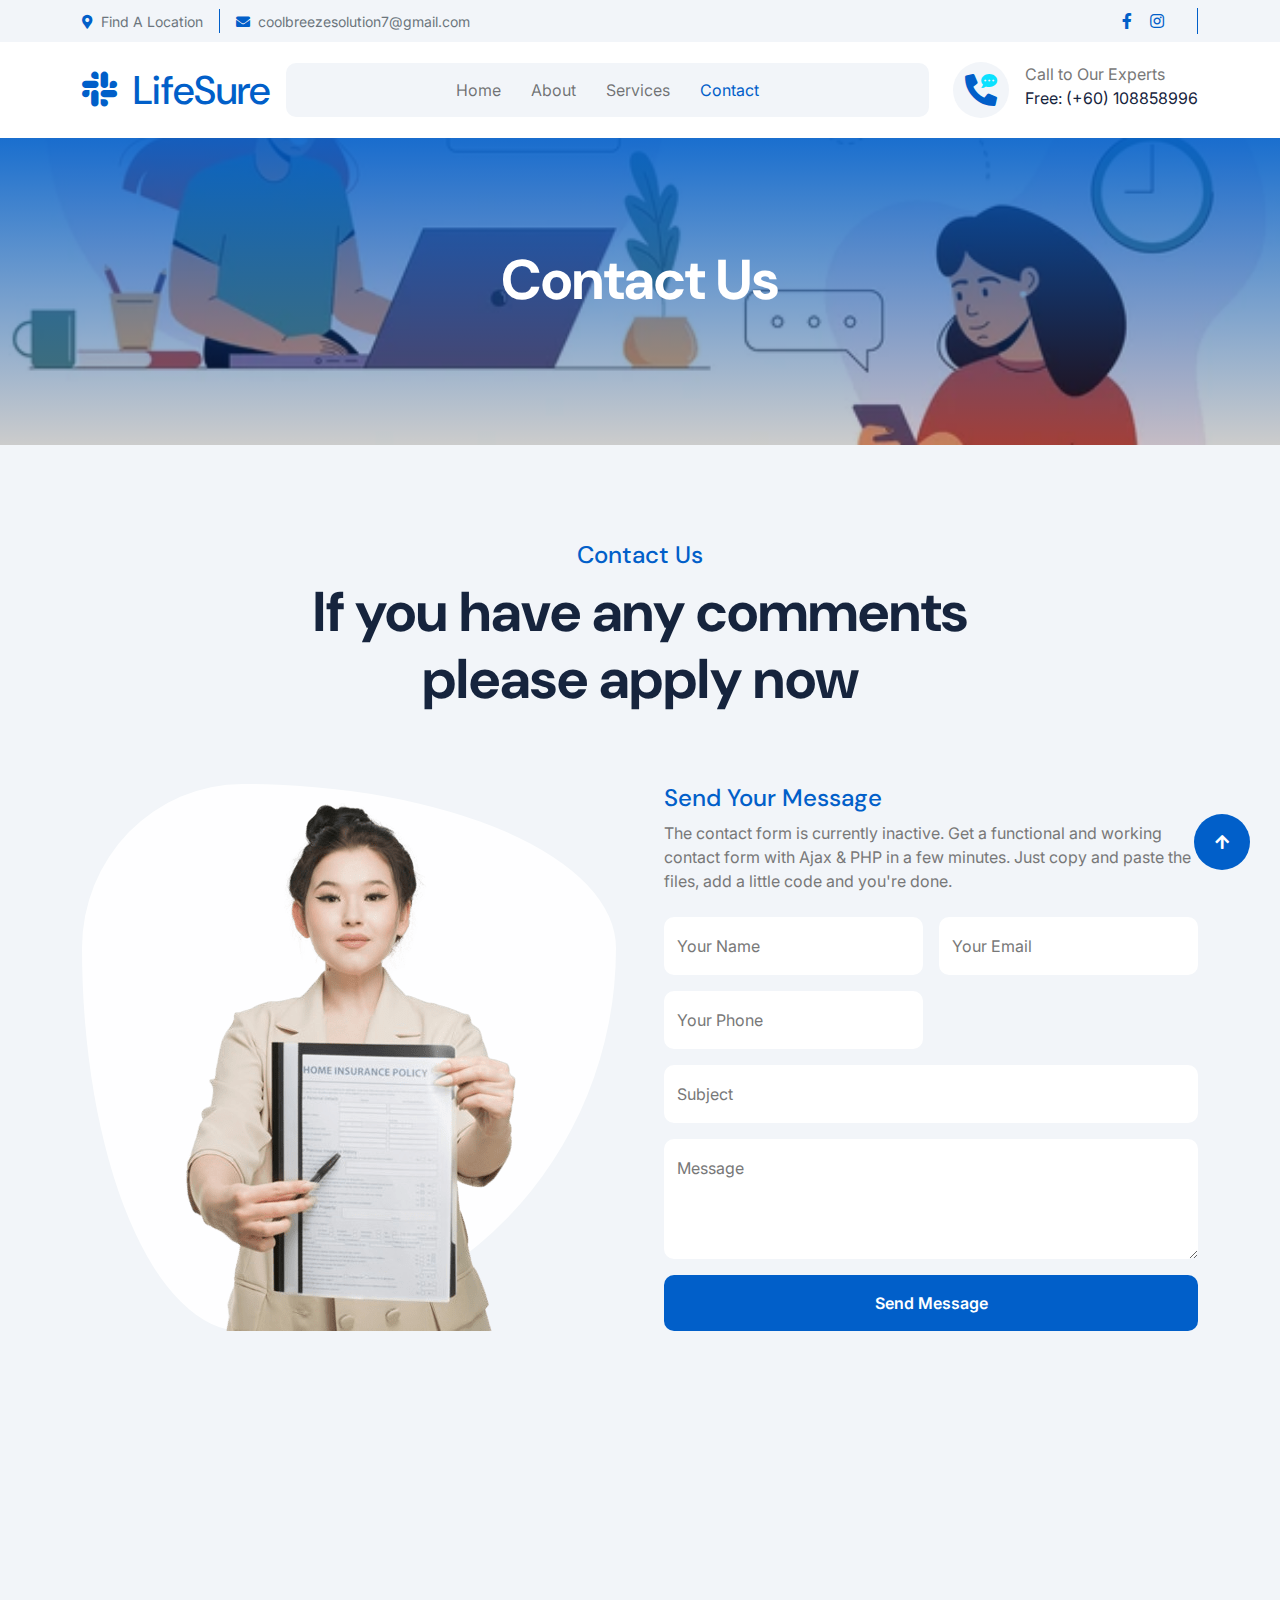
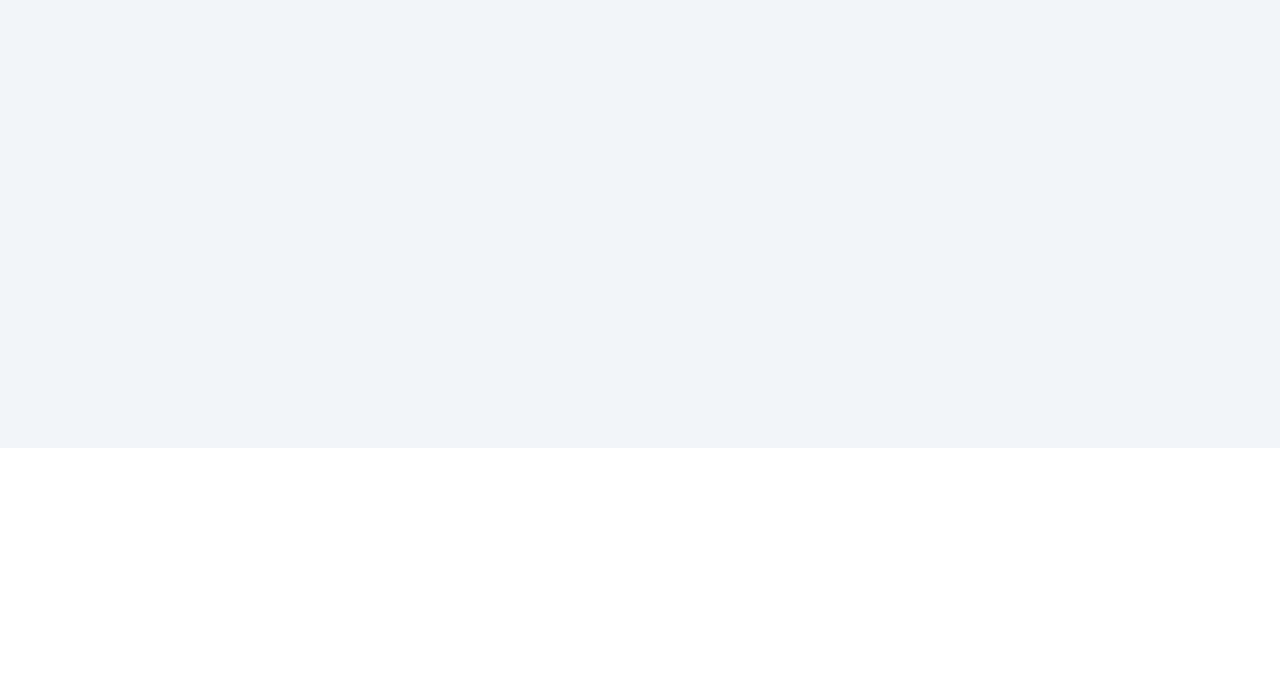
<file: contact.html>
<!DOCTYPE html>
<html lang="en">

    <head>
        <meta charset="utf-8">
        <title>LifeSure - Life Insurance Website Template</title>
        <meta content="width=device-width, initial-scale=1.0" name="viewport">
        <meta content="" name="keywords">
        <meta content="" name="description">

        <!-- Google Web Fonts -->
        <link rel="preconnect" href="https://fonts.googleapis.com">
        <link rel="preconnect" href="https://fonts.gstatic.com" crossorigin>
        <link href="https://fonts.googleapis.com/css2?family=DM+Sans:ital,opsz,wght@0,9..40,100..1000;1,9..40,100..1000&family=Inter:slnt,wght@-10..0,100..900&display=swap" rel="stylesheet">

        <!-- Icon Font Stylesheet -->
        <link rel="stylesheet" href="https://use.fontawesome.com/releases/v5.15.4/css/all.css"/>
        <link href="https://cdn.jsdelivr.net/npm/bootstrap-icons@1.4.1/font/bootstrap-icons.css" rel="stylesheet">

        <!-- Libraries Stylesheet -->
        <link rel="stylesheet" href="lib/animate/animate.min.css"/>
        <link href="lib/lightbox/css/lightbox.min.css" rel="stylesheet">
        <link href="lib/owlcarousel/assets/owl.carousel.min.css" rel="stylesheet">


        <!-- Customized Bootstrap Stylesheet -->
        <link href="css/bootstrap.min.css" rel="stylesheet">

        <!-- Template Stylesheet -->
        <link href="css/style.css" rel="stylesheet">
    </head>

    <body>

        <!-- Spinner Start -->
        <div id="spinner" class="show bg-white position-fixed translate-middle w-100 vh-100 top-50 start-50 d-flex align-items-center justify-content-center">
            <div class="spinner-border text-primary" style="width: 3rem; height: 3rem;" role="status">
                <span class="sr-only">Loading...</span>
            </div>
        </div>
        <!-- Spinner End -->

     <!-- Topbar Start -->
     <div class="container-fluid topbar px-0 px-lg-4 bg-light py-2 d-none d-lg-block">
        <div class="container">
            <div class="row gx-0 align-items-center">
                <div class="col-lg-8 text-center text-lg-start mb-lg-0">
                    <div class="d-flex flex-wrap">
                        <div class="border-end border-primary pe-3">
                            <a href="https://www.google.com/maps" target="_blank" class="text-muted small"><i class="fas fa-map-marker-alt text-primary me-2"></i>Find A Location</a>
                        </div>
                        <div class="ps-3">
                            <a href="mailto:example@gmail.com" class="text-muted small"><i class="fas fa-envelope text-primary me-2"></i>coolbreezesolution7@gmail.com</a>
                        </div>
                    </div>
                </div>
                <div class="col-lg-4 text-center text-lg-end">
                    <div class="d-flex justify-content-end">
                        <div class="d-flex border-end border-primary pe-3">
                            <a class="btn p-0 text-primary me-3" href="#"><i class="fab fa-facebook-f"></i></a>
                            <a class="btn p-0 text-primary me-3" href="#"><i class="fab fa-instagram"></i></a>
                        </div>
                        
                    </div>
                </div>
            </div>
        </div>
    </div>
    <!-- Topbar End -->

        <!-- Navbar & Hero Start -->
        <div class="container-fluid nav-bar px-0 px-lg-4 py-lg-0">
            <div class="container">
                <nav class="navbar navbar-expand-lg navbar-light"> 
                    <a href="#" class="navbar-brand p-0">
                        <h1 class="text-primary mb-0"><i class="fab fa-slack me-2"></i> LifeSure</h1>
                        <!-- <img src="img/logo.png" alt="Logo"> -->
                    </a>
                    <button class="navbar-toggler" type="button" data-bs-toggle="collapse" data-bs-target="#navbarCollapse">
                        <span class="fa fa-bars"></span>
                    </button>
                    <div class="collapse navbar-collapse" id="navbarCollapse">
                        <div class="navbar-nav mx-0 mx-lg-auto">
                            <a href="index.html" class="nav-item nav-link">Home</a>
                            <a href="about.html" class="nav-item nav-link ">About</a>
                            <a href="service.html" class="nav-item nav-link">Services</a>
                            
                            <a href="contact.html" class="nav-item nav-link active">Contact</a>
                        </div>
                    </div>
                    <div class="d-none d-xl-flex flex-shrink-0 ps-4">
                        <a href="#" class="btn btn-light btn-lg-square rounded-circle position-relative wow tada" data-wow-delay=".9s">
                            <i class="fa fa-phone-alt fa-2x"></i>
                            <div class="position-absolute" style="top: 7px; right: 12px;">
                                <span><i class="fa fa-comment-dots text-secondary"></i></span>
                            </div>
                        </a>
                        <div class="d-flex flex-column ms-3">
                            <span>Call to Our Experts</span>
                            <a href="tel:+ 0123 456 7890"><span class="text-dark">Free: (+60) 108858996</span></a>
                        </div>
                    </div>
                </nav>
            </div>
        </div>
        <!-- Navbar & Hero End -->

        <!-- Modal Search Start -->
        <div class="modal fade" id="searchModal" tabindex="-1" aria-labelledby="exampleModalLabel" aria-hidden="true">
            <div class="modal-dialog modal-fullscreen">
                <div class="modal-content rounded-0">
                    <div class="modal-header">
                        <h5 class="modal-title" id="exampleModalLabel">Search by keyword</h5>
                        <button type="button" class="btn-close" data-bs-dismiss="modal" aria-label="Close"></button>
                    </div>
                    <div class="modal-body d-flex align-items-center bg-primary">
                        <div class="input-group w-75 mx-auto d-flex">
                            <input type="search" class="form-control p-3" placeholder="keywords" aria-describedby="search-icon-1">
                            <span id="search-icon-1" class="btn bg-light border nput-group-text p-3"><i class="fa fa-search"></i></span>
                        </div>
                    </div>
                </div>
            </div>
        </div>
        <!-- Modal Search End -->


        <!-- Header Start -->
        <div class="container-fluid bg-breadcrumb">
            <div class="container text-center py-5" style="max-width: 900px;">
                <h4 class="text-white display-4 mb-4 wow fadeInDown" data-wow-delay="0.1s">Contact Us</h4>
                  
            </div>
        </div>
        <!-- Header End -->


        <!-- Contact Start -->
        <div class="container-fluid contact bg-light py-5">
            <div class="container py-5">
                <div class="text-center mx-auto pb-5 wow fadeInUp" data-wow-delay="0.2s" style="max-width: 800px;">
                    <h4 class="text-primary">Contact Us</h4>
                    <h1 class="display-4 mb-4">If you have any comments please apply now</h1>
                </div>
                <div class="row g-5">
                    <div class="col-xl-6 wow fadeInLeft" data-wow-delay="0.2s">
                        <div class="contact-img d-flex justify-content-center" >
                            <div class="contact-img-inner">
                                <img src="img/contact-img.png" class="img-fluid w-100"  alt="Image">
                            </div>
                        </div>
                    </div>
                    <div class="col-xl-6 wow fadeInRight" data-wow-delay="0.4s">
                        <div>
                            <h4 class="text-primary">Send Your Message</h4>
                            <p class="mb-4">The contact form is currently inactive. Get a functional and working contact form with Ajax & PHP in a few minutes. Just copy and paste the files, add a little code and you're done. </p>
                            <form>
                                <div class="row g-3">
                                    <div class="col-lg-12 col-xl-6">
                                        <div class="form-floating">
                                            <input type="text" class="form-control border-0" id="name" placeholder="Your Name">
                                            <label for="name">Your Name</label>
                                        </div>
                                    </div>
                                    <div class="col-lg-12 col-xl-6">
                                        <div class="form-floating">
                                            <input type="email" class="form-control border-0" id="email" placeholder="Your Email" required>
                                            <label for="email">Your Email</label>
                                        </div>
                                    </div>
                                    <div class="col-lg-12 col-xl-6">
                                        <div class="form-floating">
                                            <input type="phone" class="form-control border-0" id="phone" placeholder="Phone">
                                            <label for="phone">Your Phone</label>
                                        </div>
                                    </div>
                                   
                                    <div class="col-12">
                                        <div class="form-floating">
                                            <input type="text" class="form-control border-0" id="subject" placeholder="Subject" required>
                                            <label for="subject">Subject</label>
                                        </div>
                                    </div>
                                    <div class="col-12">
                                        <div class="form-floating">
                                            <textarea class="form-control border-0" placeholder="Leave a message here" id="message" style="height: 120px" required></textarea>
                                            <label for="message">Message</label>
                                        </div>

                                    </div>
                                    <div class="col-12">
                                        <button class="btn btn-primary w-100 py-3">Send Message</button>
                                    </div>
                                </div>
                            </form>
                        </div>
                    </div>
                    <div class="col-12">
                        <div>
                            <div class="row g-4">
                                <div class="col-md-6 col-lg-3 wow fadeInUp" data-wow-delay="0.2s">
                                    <div class="contact-add-item">
                                        <div class="contact-icon text-primary mb-4">
                                            <i class="fas fa-map-marker-alt fa-2x"></i>
                                        </div>
                                        <div>
                                            <h4>Address</h4>
                                            <p class="mb-0">Address Jalan Desa Serdang 2</p>
                                        </div>
                                    </div>
                                </div>
                                <div class="col-md-6 col-lg-3 wow fadeInUp" data-wow-delay="0.4s">
                                    <div class="contact-add-item">
                                        <div class="contact-icon text-primary mb-4">
                                            <i class="fas fa-envelope fa-2x"></i>
                                        </div>
                                        <div>
                                            <h4>Mail Us</h4>
                                            <p class="mb-0">coolbreezesolution7@gmail.com</p>
                                        </div>
                                    </div>
                                </div>
                                <div class="col-md-6 col-lg-3 wow fadeInUp" data-wow-delay="0.6s">
                                    <div class="contact-add-item">
                                        <div class="contact-icon text-primary mb-4">
                                            <i class="fa fa-phone-alt fa-2x"></i>
                                        </div>
                                        <div>
                                            <h4>Telephone</h4>
                                            <p class="mb-0">(+60) 108858996</p>
                                        </div>
                                    </div>
                                </div>
                              
                            </div>
                        </div>
                    </div>
                    <div class="col-12 wow fadeInUp" data-wow-delay="0.2s">
                        <div class="rounded">
                            <iframe class="rounded w-100" 
                            style="height: 400px;" src="https://www.google.com/maps/embed?pb=!1m18!1m12!1m3!1d31874.26583097647!2d101.6839899613419!3d3.018378455279471!2m3!1f0!2f0!3f0!3m2!1i1024!2i768!4f13.1!3m3!1m2!1s0x31cdb56090ad300f%3A0xcc280f44177d334a!2s43300%2C%20Selangor%2C%20Malaysia!5e0!3m2!1sen!2s!4v1722075639681!5m2!1sen!2s" 
                            loading="lazy" referrerpolicy="no-referrer-when-downgrade"></iframe>
                        </div>
                    </div>
                </div>
            </div>
        </div>
        <!-- Contact End -->


          <!-- Footer Start -->
          <div class="container-fluid footer py-5 wow fadeIn" data-wow-delay="0.2s">
            <div class="container ">
                <div class="row g-5">
                    <div class="col-xl-9">
                       
                        <div class="pt-5" style="border-top: 1px solid rgba(255, 255, 255, 0.08);">
                            <div class="row g-0">
                                <div class="col-12">
                                    <div class="row g-4">
                                        <div class="col-lg-6 col-xl-4">
                                            <div class="d-flex">
                                                <div class="btn-xl-square bg-primary text-white rounded p-4 me-4">
                                                    <i class="fas fa-map-marker-alt fa-2x"></i>
                                                </div>
                                                <div>
                                                    <h4 class="text-white">Address</h4>
                                                    <p class="mb-0">Address Jalan Desa Serdang 2</p>
                                                </div>
                                            </div>
                                        </div>
                                        <div class="col-lg-6 col-xl-4">
                                            <div class="d-flex">
                                                <div class="btn-xl-square bg-primary text-white rounded p-4 me-4">
                                                    <i class="fas fa-envelope fa-2x"></i>
                                                </div>
                                                <div>
                                                    <h4 class="text-white">Mail Us</h4>
                                                    <p class="mb-0">coolbreezesolution7@gmail.com

                                                    </p>
                                                </div>
                                            </div>
                                        </div>
                                        <div class="col-lg-6 col-xl-4">
                                            <div class="d-flex">
                                                <div class="btn-xl-square bg-primary text-white rounded p-4 me-4">
                                                    <i class="fa fa-phone-alt fa-2x"></i>
                                                </div>
                                                <div>
                                                    <h4 class="text-white">Telephone</h4>
                                                    <p class="mb-0">(+60) 108858996</p>
                                                </div>
                                            </div>
                                        </div>
                                    </div>
                                </div>
                            </div>
                        </div>
                    </div>
                    
                  
                </div>
            </div>
        </div>
        <!-- Footer End -->
        
        
        <!-- Copyright End -->


        <!-- Back to Top -->
        <a href="#" class="btn btn-primary btn-lg-square rounded-circle back-to-top"><i class="fa fa-arrow-up"></i></a>   

        
        <!-- JavaScript Libraries -->
        <script src="https://ajax.googleapis.com/ajax/libs/jquery/3.6.4/jquery.min.js"></script>
        <script src="https://cdn.jsdelivr.net/npm/bootstrap@5.0.0/dist/js/bootstrap.bundle.min.js"></script>
        <script src="lib/wow/wow.min.js"></script>
        <script src="lib/easing/easing.min.js"></script>
        <script src="lib/waypoints/waypoints.min.js"></script>
        <script src="lib/counterup/counterup.min.js"></script>
        <script src="lib/lightbox/js/lightbox.min.js"></script>
        <script src="lib/owlcarousel/owl.carousel.min.js"></script>
        

        <!-- Template Javascript -->
        <script src="js/main.js"></script>
    </body>

</html>
</file>
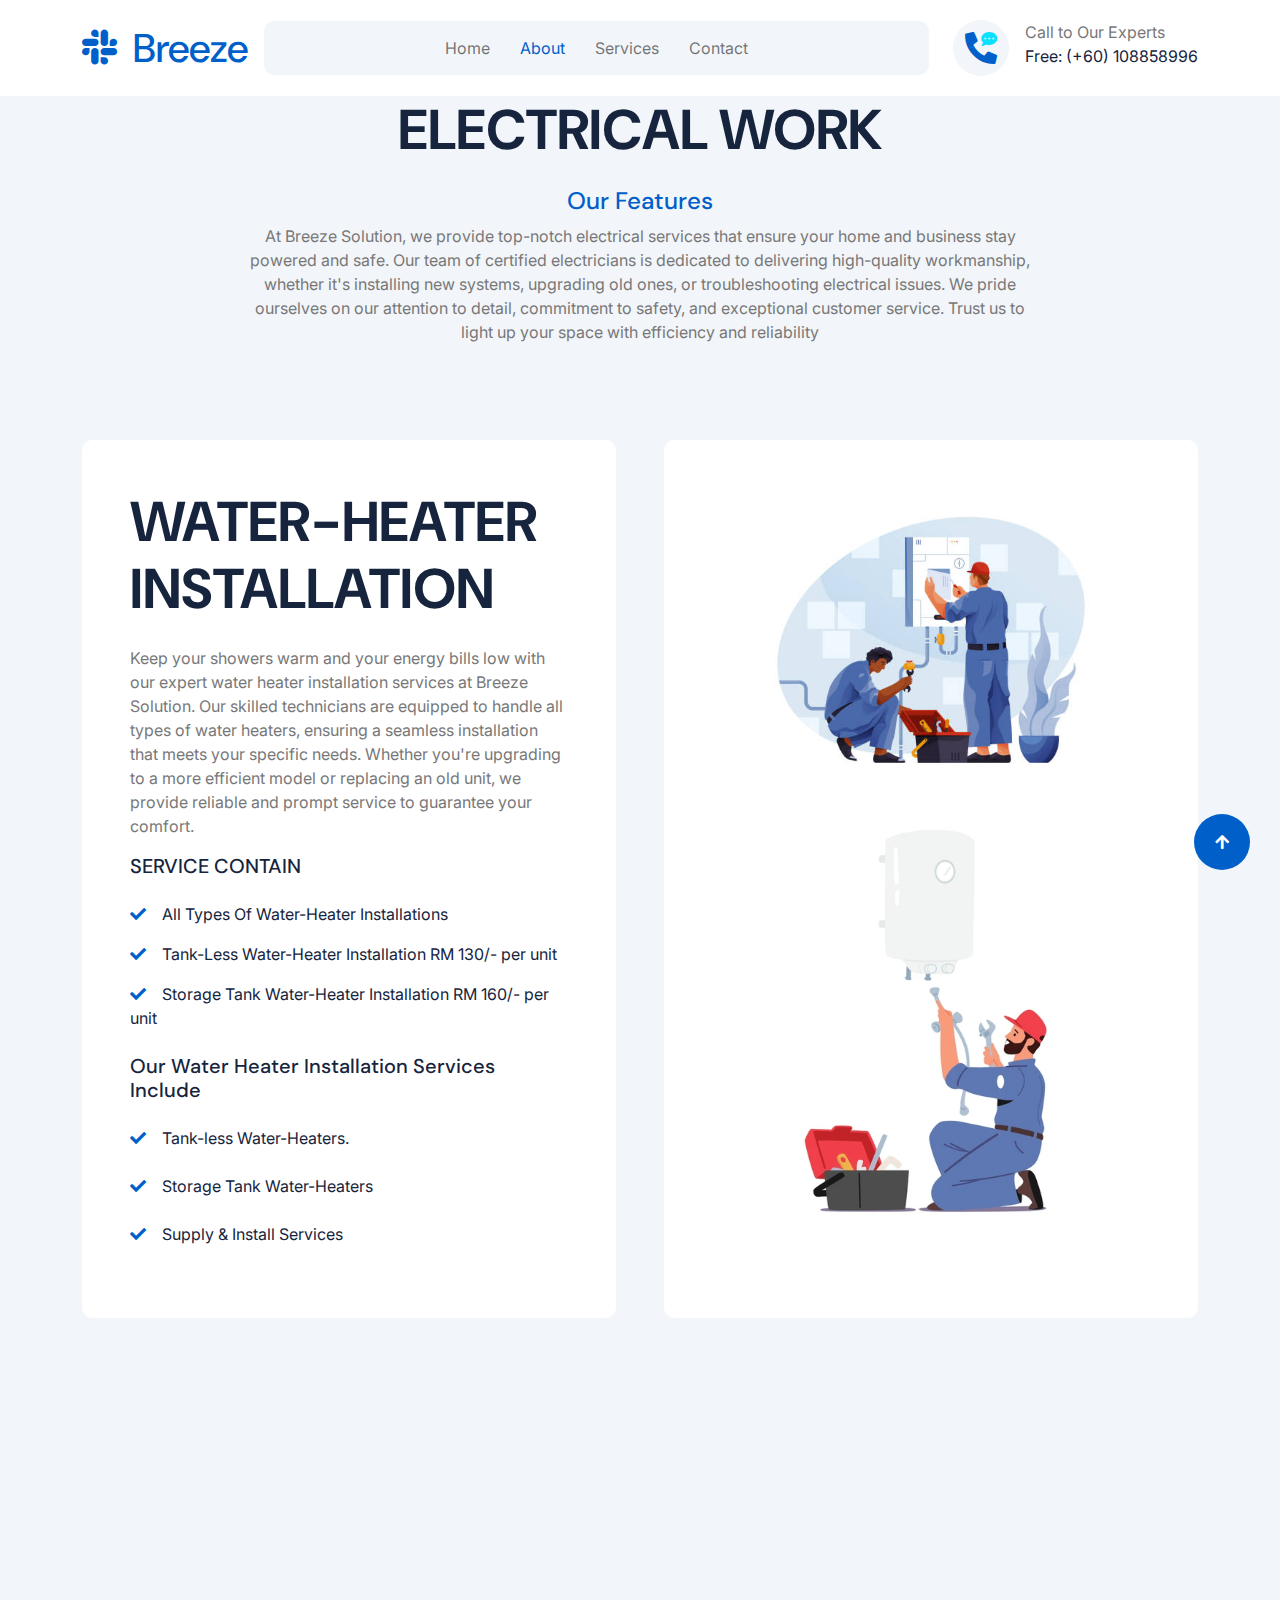
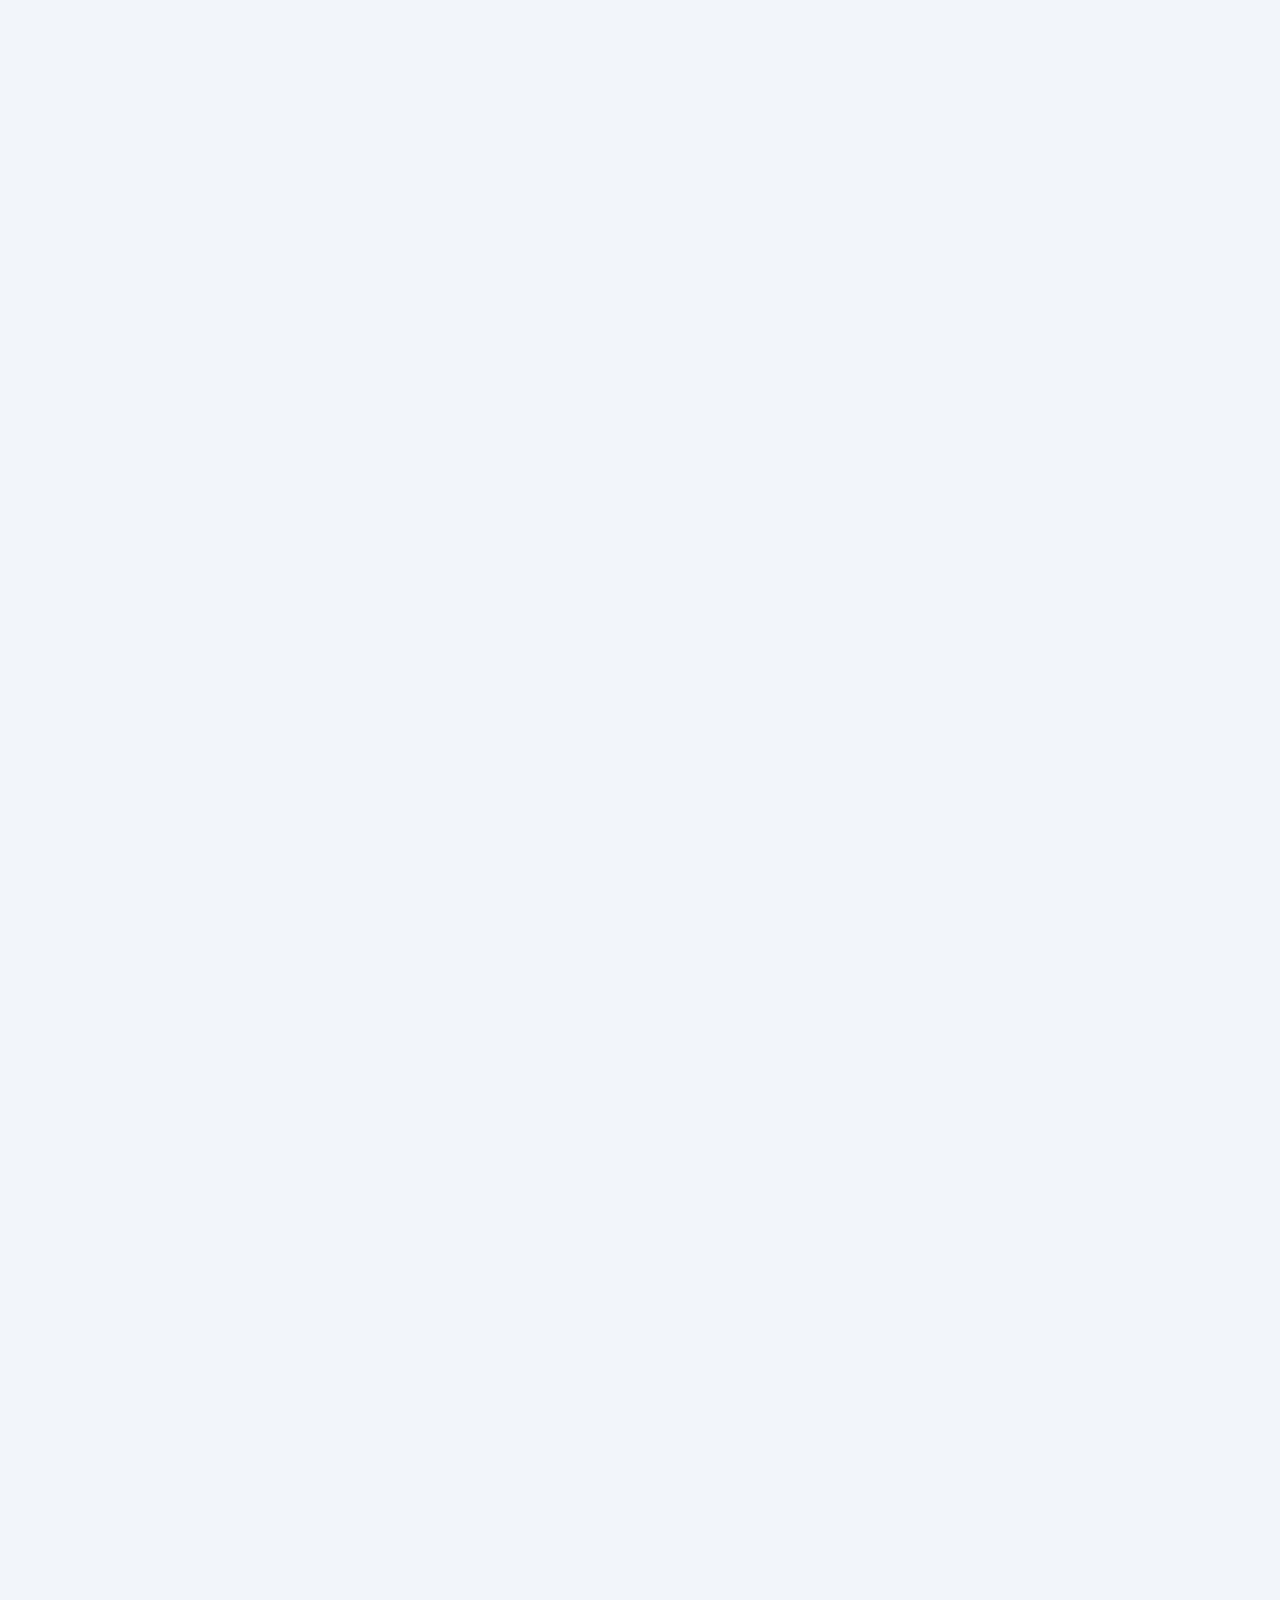
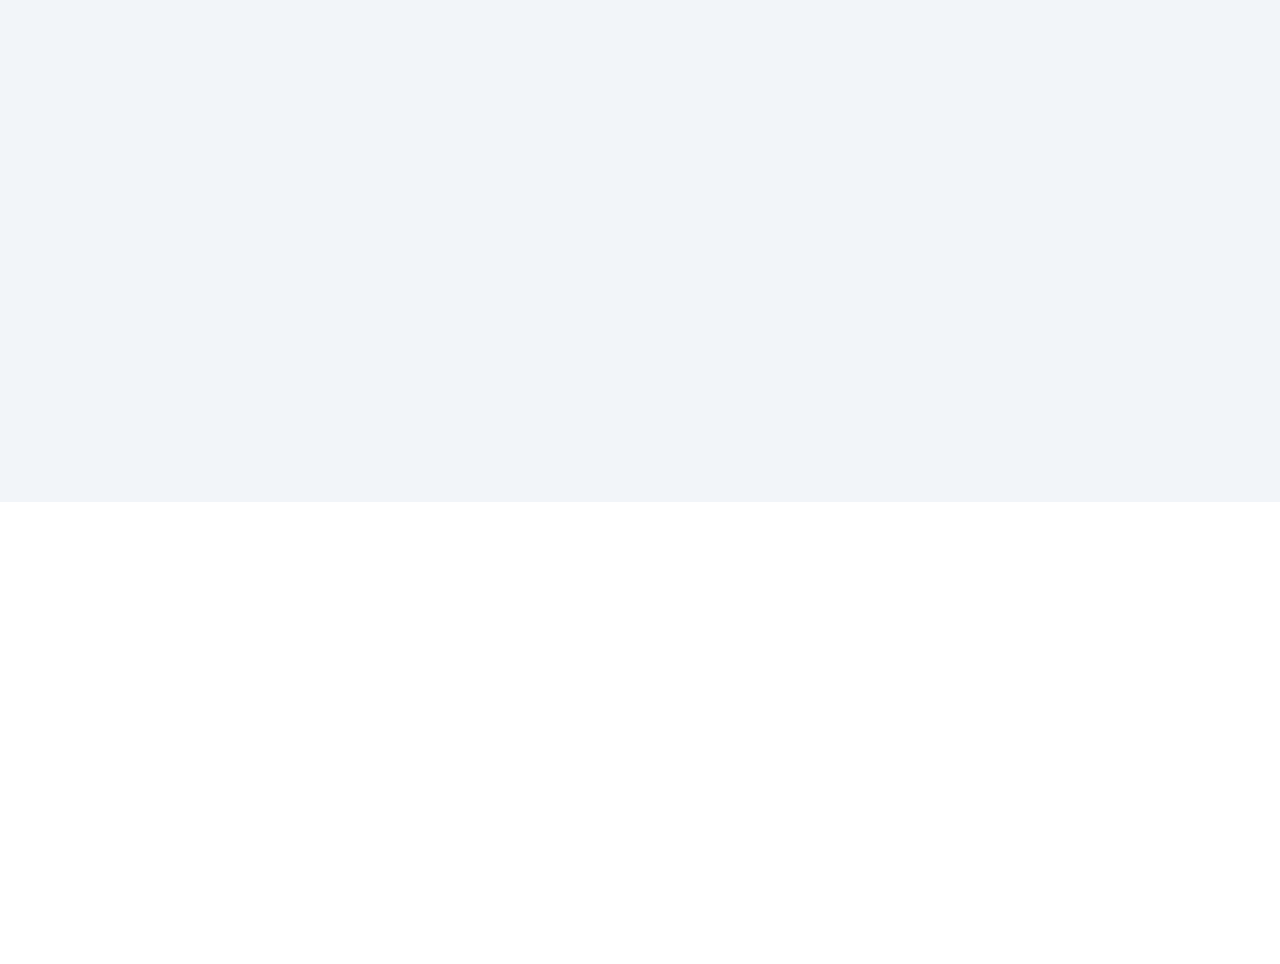
<file: electration.html>
<!DOCTYPE html>
<html lang="en">

    <head>
        <meta charset="utf-8">
        <title>LifeSure - Life Insurance Website Template</title>
        <meta content="width=device-width, initial-scale=1.0" name="viewport">
        <meta content="" name="keywords">
        <meta content="" name="description">

        <!-- Google Web Fonts -->
        <link rel="preconnect" href="https://fonts.googleapis.com">
        <link rel="preconnect" href="https://fonts.gstatic.com" crossorigin>
        <link href="https://fonts.googleapis.com/css2?family=DM+Sans:ital,opsz,wght@0,9..40,100..1000;1,9..40,100..1000&family=Inter:slnt,wght@-10..0,100..900&display=swap" rel="stylesheet">

        <!-- Icon Font Stylesheet -->
        <link rel="stylesheet" href="https://use.fontawesome.com/releases/v5.15.4/css/all.css"/>
        <link href="https://cdn.jsdelivr.net/npm/bootstrap-icons@1.4.1/font/bootstrap-icons.css" rel="stylesheet">

        <!-- Libraries Stylesheet -->
        <link rel="stylesheet" href="lib/animate/animate.min.css"/>
        <link href="lib/lightbox/css/lightbox.min.css" rel="stylesheet">
        <link href="lib/owlcarousel/assets/owl.carousel.min.css" rel="stylesheet">


        <!-- Customized Bootstrap Stylesheet -->
        <link href="css/bootstrap.min.css" rel="stylesheet">

        <!-- Template Stylesheet -->
        <link href="css/style.css" rel="stylesheet">
    </head>

    <body>

        <!-- Spinner Start -->
        <div id="spinner" class="show bg-white position-fixed translate-middle w-100 vh-100 top-50 start-50 d-flex align-items-center justify-content-center">
            <div class="spinner-border text-primary" style="width: 3rem; height: 3rem;" role="status">
                <span class="sr-only">Loading...</span>
            </div>
        </div>
        <!-- Spinner End -->

       

        <!-- Navbar & Hero Start -->
        <div class="container-fluid nav-bar px-0 px-lg-4 py-lg-0">
            <div class="container">
                <nav class="navbar navbar-expand-lg navbar-light"> 
                    <a href="#" class="navbar-brand p-0">
                        <h1 class="text-primary mb-0"><i class="fab fa-slack me-2"></i> Breeze</h1>
                        <!-- <img src="img/logo.png" alt="Logo"> -->
                    </a>
                    <button class="navbar-toggler" type="button" data-bs-toggle="collapse" data-bs-target="#navbarCollapse">
                        <span class="fa fa-bars"></span>
                    </button>
                    <div class="collapse navbar-collapse" id="navbarCollapse">
                        <div class="navbar-nav mx-0 mx-lg-auto">
                            <a href="index.html" class="nav-item nav-link">Home</a>
                            <a href="about.html" class="nav-item nav-link active">About</a>
                            <a href="service.html" class="nav-item nav-link">Services</a>
                            
                            <a href="contact.html" class="nav-item nav-link">Contact</a>
                        </div>
                    </div>
                    <div class="d-none d-xl-flex flex-shrink-0 ps-4">
                        <a href="#" class="btn btn-light btn-lg-square rounded-circle position-relative wow tada" data-wow-delay=".9s">
                            <i class="fa fa-phone-alt fa-2x"></i>
                            <div class="position-absolute" style="top: 7px; right: 12px;">
                                <span><i class="fa fa-comment-dots text-secondary"></i></span>
                            </div>
                        </a>
                        <div class="d-flex flex-column ms-3">
                            <span>Call to Our Experts</span>
                            <a href="tel:+ 0123 456 7890"><span class="text-dark">Free: (+60) 108858996</span></a>
                        </div>
                    </div>
                </nav>
            </div>
        </div>
        <!-- Navbar & Hero End -->

        <!-- Modal Search Start -->
        <div class="modal fade" id="searchModal" tabindex="-1" aria-labelledby="exampleModalLabel" aria-hidden="true">
            <div class="modal-dialog modal-fullscreen">
                <div class="modal-content rounded-0">
                    <div class="modal-header">
                        <h5 class="modal-title" id="exampleModalLabel">Search by keyword</h5>
                        <button type="button" class="btn-close" data-bs-dismiss="modal" aria-label="Close"></button>
                    </div>
                    <div class="modal-body d-flex align-items-center bg-primary">
                        <div class="input-group w-75 mx-auto d-flex">
                            <input type="search" class="form-control p-3" placeholder="keywords" aria-describedby="search-icon-1">
                            <span id="search-icon-1" class="btn bg-light border nput-group-text p-3"><i class="fa fa-search"></i></span>
                        </div>
                    </div>
                </div>
            </div>
        </div>
        <!-- Modal Search End -->


        <!-- Feature Start -->
        <div class="container-fluid feature bg-light ">
            <div class="container ">
                <div class="text-center mx-auto  wow fadeInUp" data-wow-delay="0.2s" style="max-width: 800px;">
                    <h1 class="display-4 mb-4">ELECTRICAL WORK</h1>
                    <h4 class="text-primary">Our Features</h4>
                    <p class="mb-0"> At Breeze Solution, we provide top-notch electrical services that ensure your home and business stay powered and safe. Our team of certified electricians is dedicated to delivering high-quality workmanship, whether it's installing new systems, upgrading old ones, or troubleshooting electrical issues. We pride ourselves on our attention to detail, commitment to safety, and exceptional customer service. Trust us to light up your space with efficiency and reliability
                    </p>
                </div>
            </div>
        </div>
        <!-- Feature End -->


        <!-- About Start -->
        <div class="container-fluid bg-light about py-5">
            <div class="container py-5">
                <div class="row g-5">
                    <div class="col-xl-6 wow fadeInLeft" data-wow-delay="0.2s">
                        <div class="about-item-content bg-white rounded p-5 h-100">
                            <h1 class="display-4 mb-4">WATER-HEATER INSTALLATION</h1>
                            <p>Keep your showers warm and your energy bills low with our expert water heater installation services at Breeze Solution. Our skilled technicians are equipped to handle all types of water heaters, ensuring a seamless installation that meets your specific needs. Whether you're upgrading to a more efficient model or replacing an old unit, we provide reliable and prompt service to guarantee your comfort.</p>
                            <h5 class="display-8 mb-4">SERVICE CONTAIN</h5>
                            <p class="text-dark"><i class="fa fa-check text-primary me-3"></i>All Types Of Water-Heater Installations</p>
                            <p class="text-dark"><i class="fa fa-check text-primary me-3"></i>Tank-Less Water-Heater Installation RM 130/- per unit</p>
                            <p class="text-dark mb-4"><i class="fa fa-check text-primary me-3"></i>Storage Tank Water-Heater Installation RM 160/- per unit</p>
                            <h5  class="display-8 mb-4">Our Water Heater Installation Services Include</h5>
                            <p class="text-dark mb-4"><i class="fa fa-check text-primary me-3"></i>Tank-less Water-Heaters.</p>
                            <p class="text-dark mb-4"><i class="fa fa-check text-primary me-3"></i>Storage Tank Water-Heaters</p>
                            <p class="text-dark mb-4"><i class="fa fa-check text-primary me-3"></i>Supply & Install Services</p>
                        </div>
                    </div>
                    <div class="col-xl-6 wow fadeInRight" data-wow-delay="0.2s">
                        <div class="bg-white rounded p-5 h-100">
                            <div class="row g-4 justify-content-center">
                                <div class="col-12">
                                    <div class="rounded bg-light">
                                        <img src="img/waterheat.jpg" class="img-fluid rounded w-100" alt="">
                                    </div>
                                </div>
                                <div class="col-12">
                                    <div class="rounded bg-light">
                                        <img src="img/water2.png" class="img-fluid rounded w-100" alt="">
                                    </div>
                                </div>
                               
                            </div>
                        </div>
                    </div>
                </div>
            </div>
        </div>

        <div class="container-fluid bg-light about py-5">
            <div class="container py-5">
                <div class="row g-5">
                    <div class="col-xl-6 wow fadeInLeft" data-wow-delay="0.2s">
                        <div class="about-item-content bg-white rounded p-5 h-100">
                            <h1 class="display-4 mb-4">FANS INSTALLATION</h1>
                            <p>Enhance your comfort and air circulation with our professional fan installation services at Breeze Solution. Whether you need ceiling fans, exhaust fans, or attic fans, our experienced technicians ensure a flawless installation that fits your style and needs. From optimizing energy efficiency to improving indoor air quality, we are committed to providing high-quality solutions that keep you cool and comfortable all year round..</p>
                            <h5 class="display-8 mb-4">SERVICE CONTAIN</h5>
                            <p class="text-dark"><i class="fa fa-check text-primary me-3"></i>All Types Of Fans Supply & Installations</p>
                            <p class="text-dark"><i class="fa fa-check text-primary me-3"></i>Ceiling Fans Installation RM 120/- with Hook</p>
                            <p class="text-dark mb-4"><i class="fa fa-check text-primary me-3"></i>Wall Fans Installation RM 80/-</p>
                            <h5  class="display-8 mb-4">Our Fan Installation Services Include</h5>
                            <p class="text-dark mb-4"><i class="fa fa-check text-primary me-3"></i>Ceiling Fans</p>
                            <p class="text-dark mb-4"><i class="fa fa-check text-primary me-3"></i>Wall Fans</p>
                            <p class="text-dark mb-4"><i class="fa fa-check text-primary me-3"></i>Supply & Install Services</p>
                        </div>
                    </div>
                    <div class="col-xl-6 wow fadeInRight" data-wow-delay="0.2s">
                        <div class="bg-white rounded p-5 h-100">
                            <div class="row g-4 justify-content-center">
                                <div class="col-12">
                                    <div class="rounded bg-light">
                                        <img src="img/faninstall.jpeg" class="img-fluid rounded w-100" alt="">
                                    </div>
                                </div>
                                <div class="col-12">
                                    <div class="rounded bg-light">
                                        <img src="img/fan2.jpg" class="img-fluid rounded w-100" alt="">
                                    </div>
                                </div>
                                
                            </div>
                        </div>
                    </div>
                </div>
            </div>
        </div>

        <div class="container-fluid bg-light about py-5">
            <div class="container py-5">
                <div class="row g-5">
                    <div class="col-xl-6 wow fadeInLeft" data-wow-delay="0.2s">
                        <div class="about-item-content bg-white rounded p-5 h-100">
                            <h1 class="display-4 mb-4">LIGHTING & SWITCHES INSTALLATION</h1>
                            <p>Illuminate your spaces with precision and style through our expert lighting and switch installation services at Breeze Solution. Whether you're updating your home's lighting, adding dimmer switches, or installing smart lighting systems, our skilled electricians ensure flawless installation and optimal performance. We bring your vision to life with customized solutions that enhance both functionality and aesthetics</p>
                            <h5 class="display-8 mb-4">SERVICE CONTAIN</h5>
                            <p class="text-dark"><i class="fa fa-check text-primary me-3"></i>All Types Of Lighting and Switches Supply & Installation with Power Points</p>
                            <p class="text-dark mb-4"><i class="fa fa-check text-primary me-3"></i>we offer tailored pricing for each of our professional electrical services</p>
                            <h5  class="display-8 mb-4">Our Lighting and Switch Installation Services Include</h5>
                            <p class="text-dark mb-4"><i class="fa fa-check text-primary me-3"></i>Indoor and Outdoor Lighting</p>
                            <p class="text-dark mb-4"><i class="fa fa-check text-primary me-3"></i>Decorative Lighting Fixtures</p>
                            <p class="text-dark mb-4"><i class="fa fa-check text-primary me-3"></i>Tube Lights</p>
                            <p class="text-dark mb-4"><i class="fa fa-check text-primary me-3"></i>Ceiling Lights</p>
                            <p class="text-dark mb-4"><i class="fa fa-check text-primary me-3"></i>Normal Switches</p>
                            <p class="text-dark mb-4"><i class="fa fa-check text-primary me-3"></i>2-phase and 3phase Switches</p>
                        </div>
                    </div>
                    <div class="col-xl-6 wow fadeInRight" data-wow-delay="0.2s">
                        <div class="bg-white rounded p-5 h-100">
                            <div class="row g-4 justify-content-center">
                                <div class="col-12">
                                    <div class="rounded bg-light">
                                        <img src="img/light2.jpg" class="img-fluid rounded w-100" alt="">
                                    </div>
                                </div>
                                <div class="col-12">
                                    <div class="rounded bg-light">
                                        <img src="img/lighting.jpg" class="img-fluid rounded w-100" alt="">
                                    </div>
                                </div>  
                              
                            </div>
                        </div>
                    </div>
                </div>
            </div>
        </div>

        <div class="col-12 text-center wow fadeInUp py-3" data-wow-delay="0.2s">
            <a class="btn btn-primary rounded-pill py-3 px-5" href="/service.html">More Services</a>
        </div>
        <!-- About End -->


        <!-- Footer Start -->
        <div class="container-fluid footer py-5 wow fadeIn" data-wow-delay="0.2s">
            <div class="container py-5">
                <div class="row g-5">
                    <div class="col-xl-9">
                        <div class="mb-5">
                        </div>
                        <div class="pt-5" style="border-top: 1px solid rgba(255, 255, 255, 0.08);">
                            <div class="row g-0">
                                <div class="col-12">
                                    <div class="row g-4">
                                        <div class="col-lg-6 col-xl-4">
                                            <div class="d-flex">
                                                <div class="btn-xl-square bg-primary text-white rounded p-4 me-4">
                                                    <i class="fas fa-map-marker-alt fa-2x"></i>
                                                </div>
                                                <div>
                                                    <h4 class="text-white">Address</h4>
                                                    <p class="mb-0">Address Jalan Desa Serdang 2</p>
                                                </div>
                                            </div>
                                        </div>
                                        <div class="col-lg-6 col-xl-4">
                                            <div class="d-flex">
                                                <div class="btn-xl-square bg-primary text-white rounded p-4 me-4">
                                                    <i class="fas fa-envelope fa-2x"></i>
                                                </div>
                                                <div>
                                                    <h4 class="text-white">Mail Us</h4>
                                                    <p class="mb-0">coolbreezesolution7@gmail.com</p>
                                                </div>
                                            </div>
                                        </div>
                                        <div class="col-lg-6 col-xl-4">
                                            <div class="d-flex">
                                                <div class="btn-xl-square bg-primary text-white rounded p-4 me-4">
                                                    <i class="fa fa-phone-alt fa-2x"></i>
                                                </div>
                                                <div>
                                                    <h4 class="text-white">Telephone</h4>
                                                    <p class="mb-0">(+60) 108858996</p>
                                                </div>
                                            </div>
                                        </div>
                                    </div>
                                </div>
                            </div>
                        </div>
                    </div>
                    
                    <!-- <div class="col-xl-3">
                        <div class="footer-item">
                           
                            <div class="d-flex flex-shrink-0">
                                <div class="footer-btn">
                                    <a href="#" class="btn btn-lg-square rounded-circle position-relative wow tada" data-wow-delay=".9s">
                                        <i class="fa fa-phone-alt fa-2x"></i>
                                        <div class="position-absolute" style="top: 2px; right: 12px;">
                                            <span><i class="fa fa-comment-dots text-secondary"></i></span>
                                        </div>
                                    </a>
                                </div>
                                <div class="d-flex flex-column ms-3 flex-shrink-0">
                                    <span>Call to Our Experts</span>
                                    <a href="tel:+ 0123 456 7890"><span class="text-white">Free: + 0123 456 7890</span></a>
                                </div>
                            </div>
                        </div>
                    </div> -->
                </div>
            </div>
        </div>
        <!-- Footer End -->
        
        <!-- Copyright Start -->
      
        <!-- Copyright End -->


        <!-- Back to Top -->
        <a href="#" class="btn btn-primary btn-lg-square rounded-circle back-to-top"><i class="fa fa-arrow-up"></i></a>   

        
        <!-- JavaScript Libraries -->
        <script src="https://ajax.googleapis.com/ajax/libs/jquery/3.6.4/jquery.min.js"></script>
        <script src="https://cdn.jsdelivr.net/npm/bootstrap@5.0.0/dist/js/bootstrap.bundle.min.js"></script>
        <script src="lib/wow/wow.min.js"></script>
        <script src="lib/easing/easing.min.js"></script>
        <script src="lib/waypoints/waypoints.min.js"></script>
        <script src="lib/counterup/counterup.min.js"></script>
        <script src="lib/lightbox/js/lightbox.min.js"></script>
        <script src="lib/owlcarousel/owl.carousel.min.js"></script>
        

        <!-- Template Javascript -->
        <script src="js/main.js"></script>
    </body>

</html>
</file>
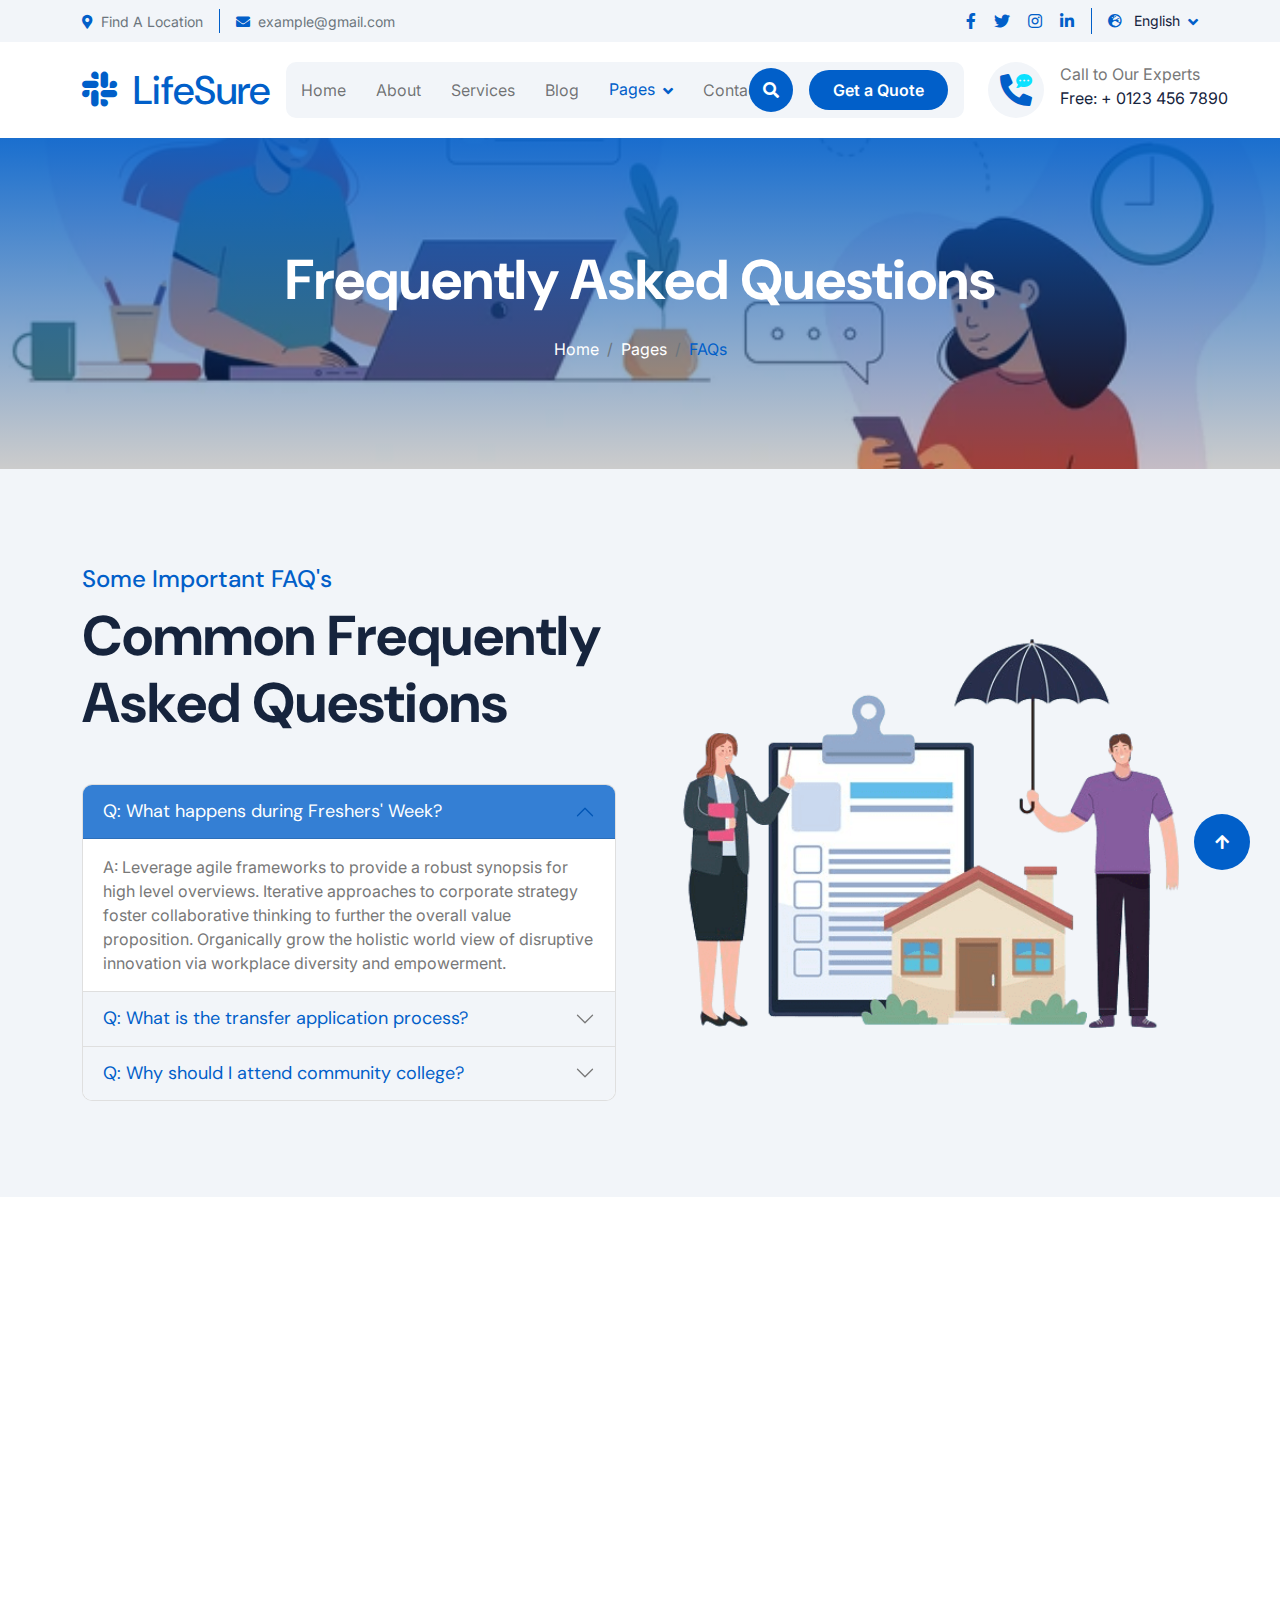
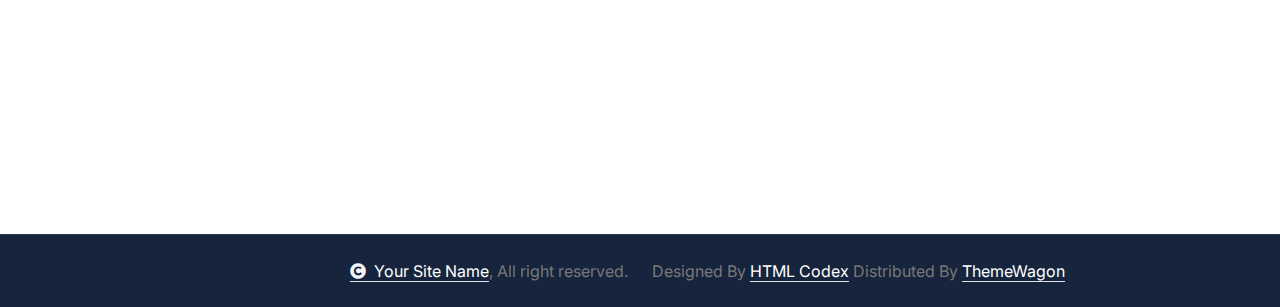
<file: FAQ.html>
<!DOCTYPE html>
<html lang="en">

    <head>
        <meta charset="utf-8">
        <title>LifeSure - Life Insurance Website Template</title>
        <meta content="width=device-width, initial-scale=1.0" name="viewport">
        <meta content="" name="keywords">
        <meta content="" name="description">

        <!-- Google Web Fonts -->
        <link rel="preconnect" href="https://fonts.googleapis.com">
        <link rel="preconnect" href="https://fonts.gstatic.com" crossorigin>
        <link href="https://fonts.googleapis.com/css2?family=DM+Sans:ital,opsz,wght@0,9..40,100..1000;1,9..40,100..1000&family=Inter:slnt,wght@-10..0,100..900&display=swap" rel="stylesheet">

        <!-- Icon Font Stylesheet -->
        <link rel="stylesheet" href="https://use.fontawesome.com/releases/v5.15.4/css/all.css"/>
        <link href="https://cdn.jsdelivr.net/npm/bootstrap-icons@1.4.1/font/bootstrap-icons.css" rel="stylesheet">

        <!-- Libraries Stylesheet -->
        <link rel="stylesheet" href="lib/animate/animate.min.css"/>
        <link href="lib/lightbox/css/lightbox.min.css" rel="stylesheet">
        <link href="lib/owlcarousel/assets/owl.carousel.min.css" rel="stylesheet">


        <!-- Customized Bootstrap Stylesheet -->
        <link href="css/bootstrap.min.css" rel="stylesheet">

        <!-- Template Stylesheet -->
        <link href="css/style.css" rel="stylesheet">
    </head>

    <body>

        <!-- Spinner Start -->
        <div id="spinner" class="show bg-white position-fixed translate-middle w-100 vh-100 top-50 start-50 d-flex align-items-center justify-content-center">
            <div class="spinner-border text-primary" style="width: 3rem; height: 3rem;" role="status">
                <span class="sr-only">Loading...</span>
            </div>
        </div>
        <!-- Spinner End -->

        <!-- Topbar Start -->
        <div class="container-fluid topbar px-0 px-lg-4 bg-light py-2 d-none d-lg-block">
            <div class="container">
                <div class="row gx-0 align-items-center">
                    <div class="col-lg-8 text-center text-lg-start mb-lg-0">
                        <div class="d-flex flex-wrap">
                            <div class="border-end border-primary pe-3">
                                <a href="#" class="text-muted small"><i class="fas fa-map-marker-alt text-primary me-2"></i>Find A Location</a>
                            </div>
                            <div class="ps-3">
                                <a href="mailto:example@gmail.com" class="text-muted small"><i class="fas fa-envelope text-primary me-2"></i>example@gmail.com</a>
                            </div>
                        </div>
                    </div>
                    <div class="col-lg-4 text-center text-lg-end">
                        <div class="d-flex justify-content-end">
                            <div class="d-flex border-end border-primary pe-3">
                                <a class="btn p-0 text-primary me-3" href="#"><i class="fab fa-facebook-f"></i></a>
                                <a class="btn p-0 text-primary me-3" href="#"><i class="fab fa-twitter"></i></a>
                                <a class="btn p-0 text-primary me-3" href="#"><i class="fab fa-instagram"></i></a>
                                <a class="btn p-0 text-primary me-0" href="#"><i class="fab fa-linkedin-in"></i></a>
                            </div>
                            <div class="dropdown ms-3">
                                <a href="#" class="dropdown-toggle text-dark" data-bs-toggle="dropdown"><small><i class="fas fa-globe-europe text-primary me-2"></i> English</small></a>
                                <div class="dropdown-menu rounded">
                                    <a href="#" class="dropdown-item">English</a>
                                    <a href="#" class="dropdown-item">Bangla</a>
                                    <a href="#" class="dropdown-item">French</a>
                                    <a href="#" class="dropdown-item">Spanish</a>
                                    <a href="#" class="dropdown-item">Arabic</a>
                                </div>
                            </div>
                        </div>
                    </div>
                </div>
            </div>
        </div>
        <!-- Topbar End -->

        <!-- Navbar & Hero Start -->
        <div class="container-fluid nav-bar px-0 px-lg-4 py-lg-0">
            <div class="container">
                <nav class="navbar navbar-expand-lg navbar-light"> 
                    <a href="#" class="navbar-brand p-0">
                        <h1 class="text-primary mb-0"><i class="fab fa-slack me-2"></i> LifeSure</h1>
                        <!-- <img src="img/logo.png" alt="Logo"> -->
                    </a>
                    <button class="navbar-toggler" type="button" data-bs-toggle="collapse" data-bs-target="#navbarCollapse">
                        <span class="fa fa-bars"></span>
                    </button>
                    <div class="collapse navbar-collapse" id="navbarCollapse">
                        <div class="navbar-nav mx-0 mx-lg-auto">
                            <a href="index.html" class="nav-item nav-link">Home</a>
                            <a href="about.html" class="nav-item nav-link">About</a>
                            <a href="service.html" class="nav-item nav-link">Services</a>
                            <a href="blog.html" class="nav-item nav-link">Blog</a>
                            <div class="nav-item dropdown active">
                                <a href="#" class="nav-link" data-bs-toggle="dropdown">
                                    <span class="dropdown-toggle">Pages</span>
                                </a>
                                <div class="dropdown-menu">
                                    <a href="feature.html" class="dropdown-item">Our Features</a>
                                    <a href="team.html" class="dropdown-item">Our team</a>
                                    <a href="testimonial.html" class="dropdown-item">Testimonial</a>
                                    <a href="FAQ.html" class="dropdown-item active">FAQs</a>
                                    <a href="404.html" class="dropdown-item">404 Page</a>
                                </div>
                            </div>
                            <a href="contact.html" class="nav-item nav-link">Contact</a>
                            <div class="nav-btn px-3">
                                <button class="btn-search btn btn-primary btn-md-square rounded-circle flex-shrink-0" data-bs-toggle="modal" data-bs-target="#searchModal"><i class="fas fa-search"></i></button>
                                <a href="#" class="btn btn-primary rounded-pill py-2 px-4 ms-3 flex-shrink-0"> Get a Quote</a>
                            </div>
                        </div>
                    </div>
                    <div class="d-none d-xl-flex flex-shrink-0 ps-4">
                        <a href="#" class="btn btn-light btn-lg-square rounded-circle position-relative wow tada" data-wow-delay=".9s">
                            <i class="fa fa-phone-alt fa-2x"></i>
                            <div class="position-absolute" style="top: 7px; right: 12px;">
                                <span><i class="fa fa-comment-dots text-secondary"></i></span>
                            </div>
                        </a>
                        <div class="d-flex flex-column ms-3">
                            <span>Call to Our Experts</span>
                            <a href="tel:+ 0123 456 7890"><span class="text-dark">Free: + 0123 456 7890</span></a>
                        </div>
                    </div>
                </nav>
            </div>
        </div>
        <!-- Navbar & Hero End -->

        <!-- Modal Search Start -->
        <div class="modal fade" id="searchModal" tabindex="-1" aria-labelledby="exampleModalLabel" aria-hidden="true">
            <div class="modal-dialog modal-fullscreen">
                <div class="modal-content rounded-0">
                    <div class="modal-header">
                        <h5 class="modal-title" id="exampleModalLabel">Search by keyword</h5>
                        <button type="button" class="btn-close" data-bs-dismiss="modal" aria-label="Close"></button>
                    </div>
                    <div class="modal-body d-flex align-items-center bg-primary">
                        <div class="input-group w-75 mx-auto d-flex">
                            <input type="search" class="form-control p-3" placeholder="keywords" aria-describedby="search-icon-1">
                            <span id="search-icon-1" class="btn bg-light border nput-group-text p-3"><i class="fa fa-search"></i></span>
                        </div>
                    </div>
                </div>
            </div>
        </div>
        <!-- Modal Search End -->


        <!-- Header Start -->
        <div class="container-fluid bg-breadcrumb">
            <div class="container text-center py-5" style="max-width: 900px;">
                <h4 class="text-white display-4 mb-4 wow fadeInDown" data-wow-delay="0.1s">Frequently Asked Questions</h4>
                <ol class="breadcrumb d-flex justify-content-center mb-0 wow fadeInDown" data-wow-delay="0.3s">
                    <li class="breadcrumb-item"><a href="index.html">Home</a></li>
                    <li class="breadcrumb-item"><a href="#">Pages</a></li>
                    <li class="breadcrumb-item active text-primary">FAQs</li>
                </ol>    
            </div>
        </div>
        <!-- Header End -->


        <!-- FAQs Start -->
        <div class="container-fluid faq-section bg-light py-5">
            <div class="container py-5">
                <div class="row g-5 align-items-center">
                    <div class="col-xl-6 wow fadeInLeft" data-wow-delay="0.2s">
                        <div class="h-100">
                            <div class="mb-5">
                                <h4 class="text-primary">Some Important FAQ's</h4>
                                <h1 class="display-4 mb-0">Common Frequently Asked Questions</h1>
                            </div>
                            <div class="accordion" id="accordionExample">
                                <div class="accordion-item">
                                    <h2 class="accordion-header" id="headingOne">
                                        <button class="accordion-button border-0" type="button" data-bs-toggle="collapse" data-bs-target="#collapseOne" aria-expanded="true" aria-controls="collapseOne">
                                            Q: What happens during Freshers' Week?
                                        </button>
                                    </h2>
                                    <div id="collapseOne" class="accordion-collapse collapse show active" aria-labelledby="headingOne" data-bs-parent="#accordionExample">
                                        <div class="accordion-body rounded">
                                            A: Leverage agile frameworks to provide a robust synopsis for high level overviews. Iterative approaches to corporate strategy foster collaborative thinking to further the overall value proposition. Organically grow the holistic world view of disruptive innovation via workplace diversity and empowerment.
                                        </div>
                                    </div>
                                </div>
                                <div class="accordion-item">
                                    <h2 class="accordion-header" id="headingTwo">
                                        <button class="accordion-button collapsed" type="button" data-bs-toggle="collapse" data-bs-target="#collapseTwo" aria-expanded="false" aria-controls="collapseTwo">
                                            Q: What is the transfer application process?
                                        </button>
                                    </h2>
                                    <div id="collapseTwo" class="accordion-collapse collapse" aria-labelledby="headingTwo" data-bs-parent="#accordionExample">
                                        <div class="accordion-body">
                                            A: Leverage agile frameworks to provide a robust synopsis for high level overviews. Iterative approaches to corporate strategy foster collaborative thinking to further the overall value proposition. Organically grow the holistic world view of disruptive innovation via workplace diversity and empowerment.
                                        </div>
                                    </div>
                                </div>
                                <div class="accordion-item">
                                    <h2 class="accordion-header" id="headingThree">
                                        <button class="accordion-button collapsed" type="button" data-bs-toggle="collapse" data-bs-target="#collapseThree" aria-expanded="false" aria-controls="collapseThree">
                                            Q: Why should I attend community college?
                                        </button>
                                    </h2>
                                    <div id="collapseThree" class="accordion-collapse collapse" aria-labelledby="headingThree" data-bs-parent="#accordionExample">
                                        <div class="accordion-body">
                                            A: Leverage agile frameworks to provide a robust synopsis for high level overviews. Iterative approaches to corporate strategy foster collaborative thinking to further the overall value proposition. Organically grow the holistic world view of disruptive innovation via workplace diversity and empowerment.
                                        </div>
                                    </div>
                                </div>
                            </div>
                        </div>
                    </div>
                    <div class="col-xl-6 wow fadeInRight" data-wow-delay="0.4s">
                        <img src="img/carousel-2.png" class="img-fluid w-100" alt="">
                    </div>
                </div>
            </div>
        </div>
        <!-- FAQs End -->


        <!-- Footer Start -->
        <div class="container-fluid footer py-5 wow fadeIn" data-wow-delay="0.2s">
            <div class="container py-5">
                <div class="row g-5">
                    <div class="col-xl-9">
                        <div class="mb-5">
                            <div class="row g-4">
                                <div class="col-md-6 col-lg-6 col-xl-5">
                                    <div class="footer-item">
                                        <a href="index.html" class="p-0">
                                            <h3 class="text-white"><i class="fab fa-slack me-3"></i> LifeSure</h3>
                                            <!-- <img src="img/logo.png" alt="Logo"> -->
                                        </a>
                                        <p class="text-white mb-4">Dolor amet sit justo amet elitr clita ipsum elitr est.Lorem ipsum dolor sit amet, consectetur adipiscing...</p>
                                        <div class="footer-btn d-flex">
                                            <a class="btn btn-md-square rounded-circle me-3" href="#"><i class="fab fa-facebook-f"></i></a>
                                            <a class="btn btn-md-square rounded-circle me-3" href="#"><i class="fab fa-twitter"></i></a>
                                            <a class="btn btn-md-square rounded-circle me-3" href="#"><i class="fab fa-instagram"></i></a>
                                            <a class="btn btn-md-square rounded-circle me-0" href="#"><i class="fab fa-linkedin-in"></i></a>
                                        </div>
                                    </div>
                                </div>
                                <div class="col-md-6 col-lg-6 col-xl-3">
                                    <div class="footer-item">
                                        <h4 class="text-white mb-4">Useful Links</h4>
                                        <a href="#"><i class="fas fa-angle-right me-2"></i> About Us</a>
                                        <a href="#"><i class="fas fa-angle-right me-2"></i> Features</a>
                                        <a href="#"><i class="fas fa-angle-right me-2"></i> Services</a>
                                        <a href="#"><i class="fas fa-angle-right me-2"></i> FAQ's</a>
                                        <a href="#"><i class="fas fa-angle-right me-2"></i> Blogs</a>
                                        <a href="#"><i class="fas fa-angle-right me-2"></i> Contact</a>
                                    </div>
                                </div>
                                <div class="col-md-6 col-lg-6 col-xl-4">
                                    <div class="footer-item">
                                        <h4 class="mb-4 text-white">Instagram</h4>
                                        <div class="row g-3">
                                            <div class="col-4">
                                                <div class="footer-instagram rounded">
                                                    <img src="img/instagram-footer-1.jpg" class="img-fluid w-100" alt="">
                                                    <div class="footer-search-icon">
                                                        <a href="img/instagram-footer-1.jpg" data-lightbox="footerInstagram-1" class="my-auto"><i class="fas fa-link text-white"></i></a>
                                                    </div>
                                                </div>
                                           </div>
                                           <div class="col-4">
                                                <div class="footer-instagram rounded">
                                                    <img src="img/instagram-footer-2.jpg" class="img-fluid w-100" alt="">
                                                    <div class="footer-search-icon">
                                                        <a href="img/instagram-footer-2.jpg" data-lightbox="footerInstagram-2" class="my-auto"><i class="fas fa-link text-white"></i></a>
                                                    </div>
                                                </div>
                                           </div>
                                            <div class="col-4">
                                                <div class="footer-instagram rounded">
                                                    <img src="img/instagram-footer-3.jpg" class="img-fluid w-100" alt="">
                                                    <div class="footer-search-icon">
                                                        <a href="img/instagram-footer-3.jpg" data-lightbox="footerInstagram-3" class="my-auto"><i class="fas fa-link text-white"></i></a>
                                                    </div>
                                                </div>
                                           </div>
                                            <div class="col-4">
                                                <div class="footer-instagram rounded">
                                                    <img src="img/instagram-footer-4.jpg" class="img-fluid w-100" alt="">
                                                    <div class="footer-search-icon">
                                                        <a href="img/instagram-footer-4.jpg" data-lightbox="footerInstagram-4" class="my-auto"><i class="fas fa-link text-white"></i></a>
                                                    </div>
                                                </div>
                                           </div>
                                            <div class="col-4">
                                                <div class="footer-instagram rounded">
                                                    <img src="img/instagram-footer-5.jpg" class="img-fluid w-100" alt="">
                                                    <div class="footer-search-icon">
                                                        <a href="img/instagram-footer-5.jpg" data-lightbox="footerInstagram-5" class="my-auto"><i class="fas fa-link text-white"></i></a>
                                                    </div>
                                                </div>
                                           </div>
                                           <div class="col-4">
                                                <div class="footer-instagram rounded">
                                                    <img src="img/instagram-footer-6.jpg" class="img-fluid w-100" alt="">
                                                    <div class="footer-search-icon">
                                                        <a href="img/instagram-footer-6.jpg" data-lightbox="footerInstagram-6" class="my-auto"><i class="fas fa-link text-white"></i></a>
                                                    </div>
                                                </div>
                                            </div>
                                        </div>
                                    </div>
                                </div>
                            </div>
                        </div>
                        <div class="pt-5" style="border-top: 1px solid rgba(255, 255, 255, 0.08);">
                            <div class="row g-0">
                                <div class="col-12">
                                    <div class="row g-4">
                                        <div class="col-lg-6 col-xl-4">
                                            <div class="d-flex">
                                                <div class="btn-xl-square bg-primary text-white rounded p-4 me-4">
                                                    <i class="fas fa-map-marker-alt fa-2x"></i>
                                                </div>
                                                <div>
                                                    <h4 class="text-white">Address</h4>
                                                    <p class="mb-0">123 Street New York.USA</p>
                                                </div>
                                            </div>
                                        </div>
                                        <div class="col-lg-6 col-xl-4">
                                            <div class="d-flex">
                                                <div class="btn-xl-square bg-primary text-white rounded p-4 me-4">
                                                    <i class="fas fa-envelope fa-2x"></i>
                                                </div>
                                                <div>
                                                    <h4 class="text-white">Mail Us</h4>
                                                    <p class="mb-0">info@example.com</p>
                                                </div>
                                            </div>
                                        </div>
                                        <div class="col-lg-6 col-xl-4">
                                            <div class="d-flex">
                                                <div class="btn-xl-square bg-primary text-white rounded p-4 me-4">
                                                    <i class="fa fa-phone-alt fa-2x"></i>
                                                </div>
                                                <div>
                                                    <h4 class="text-white">Telephone</h4>
                                                    <p class="mb-0">(+012) 3456 7890</p>
                                                </div>
                                            </div>
                                        </div>
                                    </div>
                                </div>
                            </div>
                        </div>
                    </div>
                    
                    <div class="col-xl-3">
                        <div class="footer-item">
                            <h4 class="text-white mb-4">Newsletter</h4>
                            <p class="text-white mb-3">Dolor amet sit justo amet elitr clita ipsum elitr est.Lorem ipsum dolor sit amet, consectetur adipiscing elit.</p>
                            <div class="position-relative rounded-pill mb-4">
                                <input class="form-control rounded-pill w-100 py-3 ps-4 pe-5" type="text" placeholder="Enter your email">
                                <button type="button" class="btn btn-primary rounded-pill position-absolute top-0 end-0 py-2 mt-2 me-2">SignUp</button>
                            </div>
                            <div class="d-flex flex-shrink-0">
                                <div class="footer-btn">
                                    <a href="#" class="btn btn-lg-square rounded-circle position-relative wow tada" data-wow-delay=".9s">
                                        <i class="fa fa-phone-alt fa-2x"></i>
                                        <div class="position-absolute" style="top: 2px; right: 12px;">
                                            <span><i class="fa fa-comment-dots text-secondary"></i></span>
                                        </div>
                                    </a>
                                </div>
                                <div class="d-flex flex-column ms-3 flex-shrink-0">
                                    <span>Call to Our Experts</span>
                                    <a href="tel:+ 0123 456 7890"><span class="text-white">Free: + 0123 456 7890</span></a>
                                </div>
                            </div>
                        </div>
                    </div>
                </div>
            </div>
        </div>
        <!-- Footer End -->
        
        <!-- Copyright Start -->
        <div class="container-fluid copyright py-4">
            <div class="container">
                <div class="row g-4 align-items-center">
                    <div class="col-md-6 text-center text-md-end mb-md-0">
                        <span class="text-body"><a href="#" class="border-bottom text-white"><i class="fas fa-copyright text-light me-2"></i>Your Site Name</a>, All right reserved.</span>
                    </div>
                    <div class="col-md-6 text-center text-md-start text-body">
                        <!--/*** This template is free as long as you keep the below author’s credit link/attribution link/backlink. ***/-->
                        <!--/*** If you'd like to use the template without the below author’s credit link/attribution link/backlink, ***/-->
                        <!--/*** you can purchase the Credit Removal License from "https://htmlcodex.com/credit-removal". ***/-->
                        Designed By <a class="border-bottom text-white" href="https://htmlcodex.com">HTML Codex</a> Distributed By <a class="border-bottom text-white" href="https://themewagon.com">ThemeWagon</a>
                    </div>
                </div>
            </div>
        </div>
        <!-- Copyright End -->


        <!-- Back to Top -->
        <a href="#" class="btn btn-primary btn-lg-square rounded-circle back-to-top"><i class="fa fa-arrow-up"></i></a>   

        
        <!-- JavaScript Libraries -->
        <script src="https://ajax.googleapis.com/ajax/libs/jquery/3.6.4/jquery.min.js"></script>
        <script src="https://cdn.jsdelivr.net/npm/bootstrap@5.0.0/dist/js/bootstrap.bundle.min.js"></script>
        <script src="lib/wow/wow.min.js"></script>
        <script src="lib/easing/easing.min.js"></script>
        <script src="lib/waypoints/waypoints.min.js"></script>
        <script src="lib/counterup/counterup.min.js"></script>
        <script src="lib/lightbox/js/lightbox.min.js"></script>
        <script src="lib/owlcarousel/owl.carousel.min.js"></script>
        

        <!-- Template Javascript -->
        <script src="js/main.js"></script>
    </body>

</html>
</file>
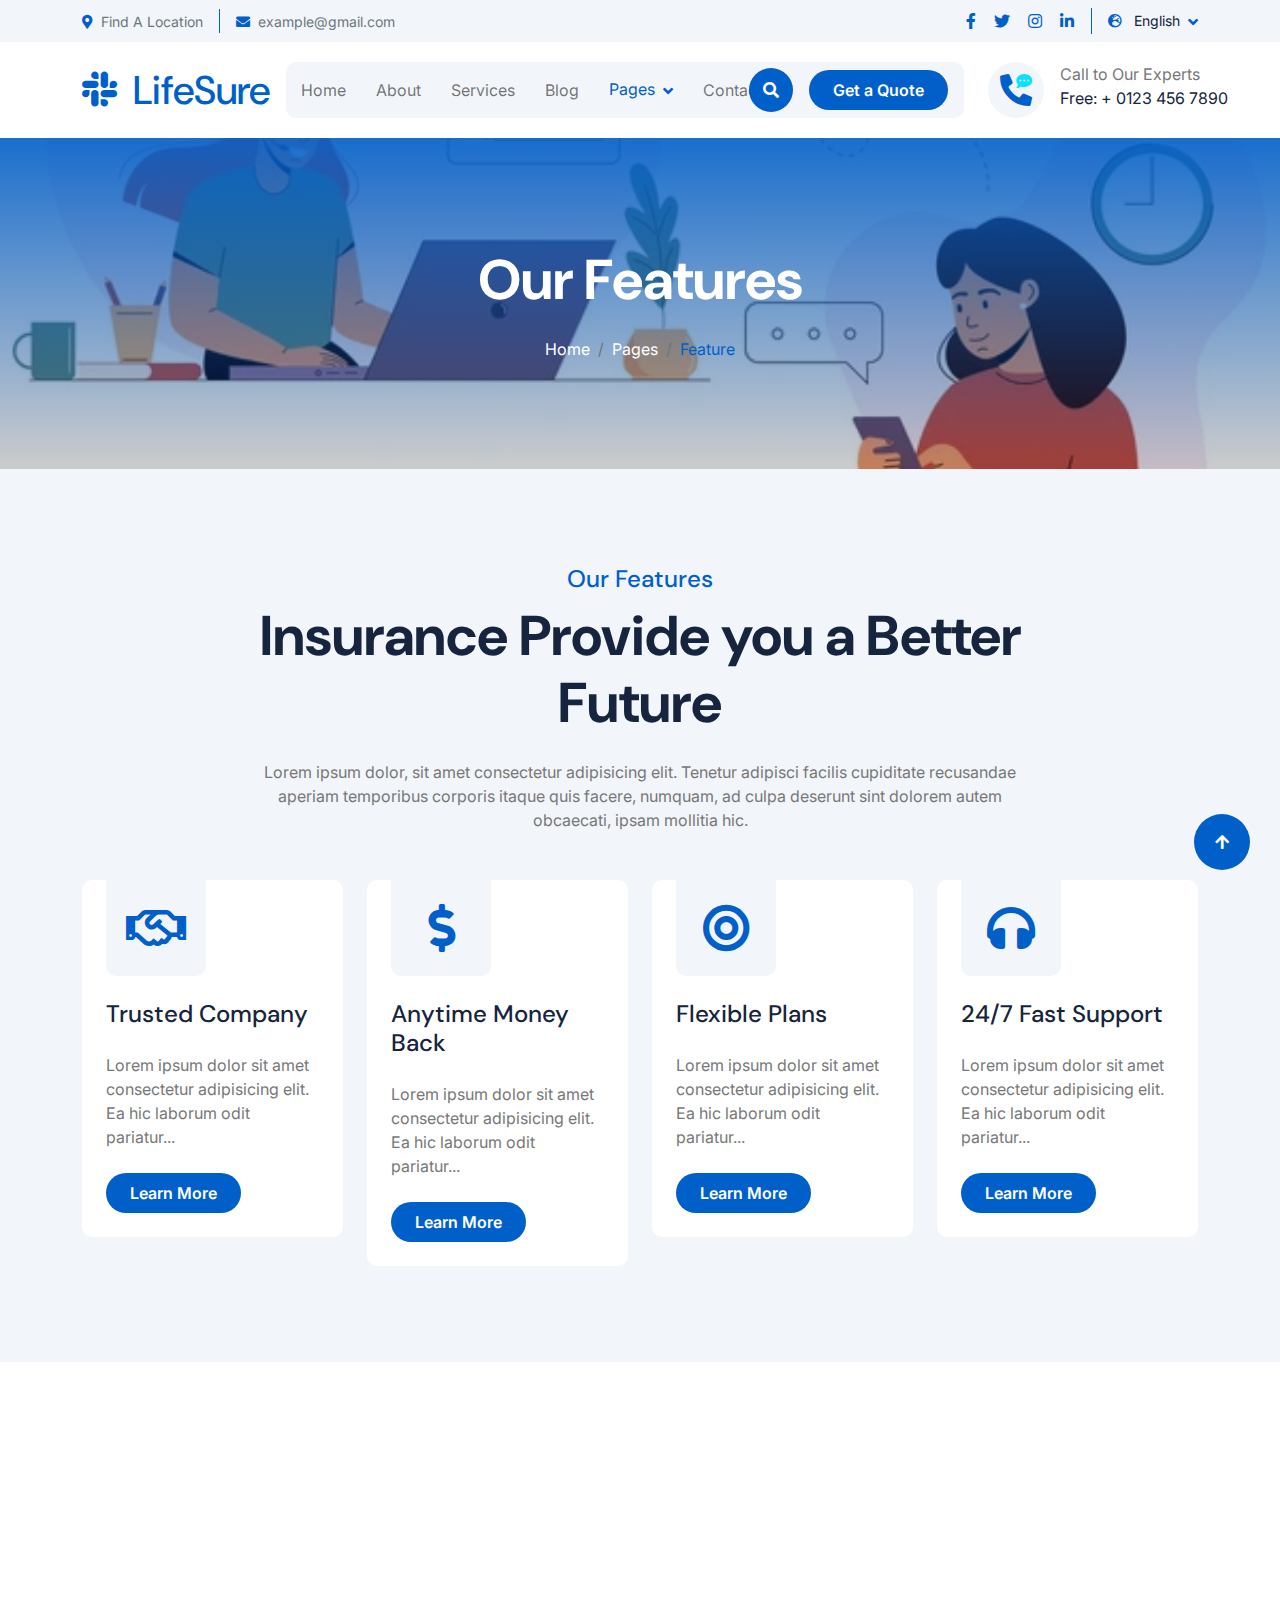
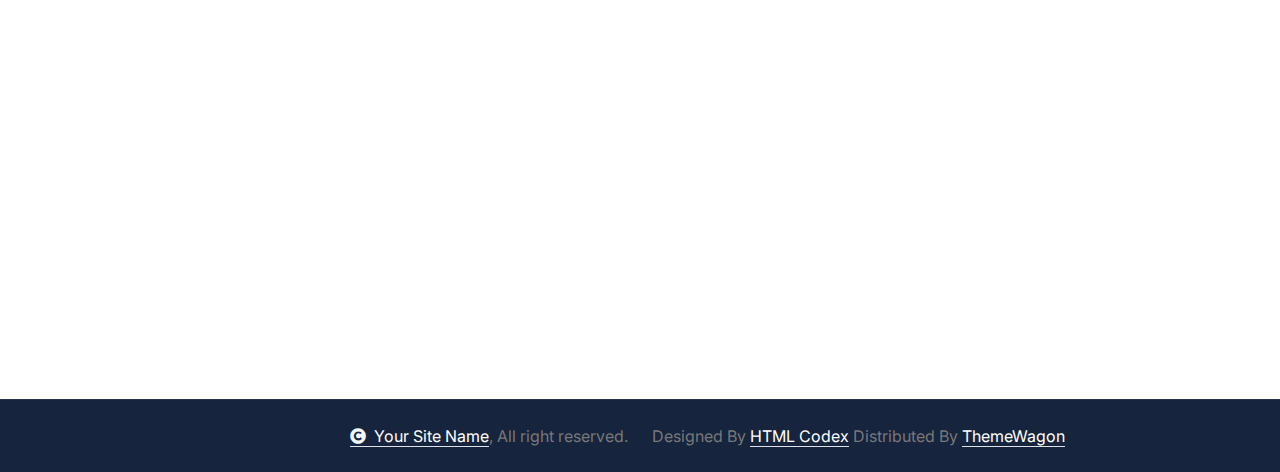
<file: feature.html>
<!DOCTYPE html>
<html lang="en">

    <head>
        <meta charset="utf-8">
        <title>LifeSure - Life Insurance Website Template</title>
        <meta content="width=device-width, initial-scale=1.0" name="viewport">
        <meta content="" name="keywords">
        <meta content="" name="description">

        <!-- Google Web Fonts -->
        <link rel="preconnect" href="https://fonts.googleapis.com">
        <link rel="preconnect" href="https://fonts.gstatic.com" crossorigin>
        <link href="https://fonts.googleapis.com/css2?family=DM+Sans:ital,opsz,wght@0,9..40,100..1000;1,9..40,100..1000&family=Inter:slnt,wght@-10..0,100..900&display=swap" rel="stylesheet">

        <!-- Icon Font Stylesheet -->
        <link rel="stylesheet" href="https://use.fontawesome.com/releases/v5.15.4/css/all.css"/>
        <link href="https://cdn.jsdelivr.net/npm/bootstrap-icons@1.4.1/font/bootstrap-icons.css" rel="stylesheet">

        <!-- Libraries Stylesheet -->
        <link rel="stylesheet" href="lib/animate/animate.min.css"/>
        <link href="lib/lightbox/css/lightbox.min.css" rel="stylesheet">
        <link href="lib/owlcarousel/assets/owl.carousel.min.css" rel="stylesheet">


        <!-- Customized Bootstrap Stylesheet -->
        <link href="css/bootstrap.min.css" rel="stylesheet">

        <!-- Template Stylesheet -->
        <link href="css/style.css" rel="stylesheet">
    </head>

    <body>

        <!-- Spinner Start -->
        <div id="spinner" class="show bg-white position-fixed translate-middle w-100 vh-100 top-50 start-50 d-flex align-items-center justify-content-center">
            <div class="spinner-border text-primary" style="width: 3rem; height: 3rem;" role="status">
                <span class="sr-only">Loading...</span>
            </div>
        </div>
        <!-- Spinner End -->

        <!-- Topbar Start -->
        <div class="container-fluid topbar px-0 px-lg-4 bg-light py-2 d-none d-lg-block">
            <div class="container">
                <div class="row gx-0 align-items-center">
                    <div class="col-lg-8 text-center text-lg-start mb-lg-0">
                        <div class="d-flex flex-wrap">
                            <div class="border-end border-primary pe-3">
                                <a href="#" class="text-muted small"><i class="fas fa-map-marker-alt text-primary me-2"></i>Find A Location</a>
                            </div>
                            <div class="ps-3">
                                <a href="mailto:example@gmail.com" class="text-muted small"><i class="fas fa-envelope text-primary me-2"></i>example@gmail.com</a>
                            </div>
                        </div>
                    </div>
                    <div class="col-lg-4 text-center text-lg-end">
                        <div class="d-flex justify-content-end">
                            <div class="d-flex border-end border-primary pe-3">
                                <a class="btn p-0 text-primary me-3" href="#"><i class="fab fa-facebook-f"></i></a>
                                <a class="btn p-0 text-primary me-3" href="#"><i class="fab fa-twitter"></i></a>
                                <a class="btn p-0 text-primary me-3" href="#"><i class="fab fa-instagram"></i></a>
                                <a class="btn p-0 text-primary me-0" href="#"><i class="fab fa-linkedin-in"></i></a>
                            </div>
                            <div class="dropdown ms-3">
                                <a href="#" class="dropdown-toggle text-dark" data-bs-toggle="dropdown"><small><i class="fas fa-globe-europe text-primary me-2"></i> English</small></a>
                                <div class="dropdown-menu rounded">
                                    <a href="#" class="dropdown-item">English</a>
                                    <a href="#" class="dropdown-item">Bangla</a>
                                    <a href="#" class="dropdown-item">French</a>
                                    <a href="#" class="dropdown-item">Spanish</a>
                                    <a href="#" class="dropdown-item">Arabic</a>
                                </div>
                            </div>
                        </div>
                    </div>
                </div>
            </div>
        </div>
        <!-- Topbar End -->

        <!-- Navbar & Hero Start -->
        <div class="container-fluid nav-bar px-0 px-lg-4 py-lg-0">
            <div class="container">
                <nav class="navbar navbar-expand-lg navbar-light"> 
                    <a href="#" class="navbar-brand p-0">
                        <h1 class="text-primary mb-0"><i class="fab fa-slack me-2"></i> LifeSure</h1>
                        <!-- <img src="img/logo.png" alt="Logo"> -->
                    </a>
                    <button class="navbar-toggler" type="button" data-bs-toggle="collapse" data-bs-target="#navbarCollapse">
                        <span class="fa fa-bars"></span>
                    </button>
                    <div class="collapse navbar-collapse" id="navbarCollapse">
                        <div class="navbar-nav mx-0 mx-lg-auto">
                            <a href="index.html" class="nav-item nav-link">Home</a>
                            <a href="about.html" class="nav-item nav-link">About</a>
                            <a href="service.html" class="nav-item nav-link">Services</a>
                            <a href="blog.html" class="nav-item nav-link">Blog</a>
                            <div class="nav-item dropdown active">
                                <a href="#" class="nav-link" data-bs-toggle="dropdown">
                                    <span class="dropdown-toggle">Pages</span>
                                </a>
                                <div class="dropdown-menu">
                                    <a href="feature.html" class="dropdown-item active">Our Features</a>
                                    <a href="team.html" class="dropdown-item">Our team</a>
                                    <a href="testimonial.html" class="dropdown-item">Testimonial</a>
                                    <a href="FAQ.html" class="dropdown-item">FAQs</a>
                                    <a href="404.html" class="dropdown-item">404 Page</a>
                                </div>
                            </div>
                            <a href="contact.html" class="nav-item nav-link">Contact</a>
                            <div class="nav-btn px-3">
                                <button class="btn-search btn btn-primary btn-md-square rounded-circle flex-shrink-0" data-bs-toggle="modal" data-bs-target="#searchModal"><i class="fas fa-search"></i></button>
                                <a href="#" class="btn btn-primary rounded-pill py-2 px-4 ms-3 flex-shrink-0"> Get a Quote</a>
                            </div>
                        </div>
                    </div>
                    <div class="d-none d-xl-flex flex-shrink-0 ps-4">
                        <a href="#" class="btn btn-light btn-lg-square rounded-circle position-relative wow tada" data-wow-delay=".9s">
                            <i class="fa fa-phone-alt fa-2x"></i>
                            <div class="position-absolute" style="top: 7px; right: 12px;">
                                <span><i class="fa fa-comment-dots text-secondary"></i></span>
                            </div>
                        </a>
                        <div class="d-flex flex-column ms-3">
                            <span>Call to Our Experts</span>
                            <a href="tel:+ 0123 456 7890"><span class="text-dark">Free: + 0123 456 7890</span></a>
                        </div>
                    </div>
                </nav>
            </div>
        </div>
        <!-- Navbar & Hero End -->

        <!-- Modal Search Start -->
        <div class="modal fade" id="searchModal" tabindex="-1" aria-labelledby="exampleModalLabel" aria-hidden="true">
            <div class="modal-dialog modal-fullscreen">
                <div class="modal-content rounded-0">
                    <div class="modal-header">
                        <h5 class="modal-title" id="exampleModalLabel">Search by keyword</h5>
                        <button type="button" class="btn-close" data-bs-dismiss="modal" aria-label="Close"></button>
                    </div>
                    <div class="modal-body d-flex align-items-center bg-primary">
                        <div class="input-group w-75 mx-auto d-flex">
                            <input type="search" class="form-control p-3" placeholder="keywords" aria-describedby="search-icon-1">
                            <span id="search-icon-1" class="btn bg-light border nput-group-text p-3"><i class="fa fa-search"></i></span>
                        </div>
                    </div>
                </div>
            </div>
        </div>
        <!-- Modal Search End -->


        <!-- Header Start -->
        <div class="container-fluid bg-breadcrumb">
            <div class="container text-center py-5" style="max-width: 900px;">
                <h4 class="text-white display-4 mb-4 wow fadeInDown" data-wow-delay="0.1s">Our Features</h4>
                <ol class="breadcrumb d-flex justify-content-center mb-0 wow fadeInDown" data-wow-delay="0.3s">
                    <li class="breadcrumb-item"><a href="index.html">Home</a></li>
                    <li class="breadcrumb-item"><a href="#">Pages</a></li>
                    <li class="breadcrumb-item active text-primary">Feature</li>
                </ol>    
            </div>
        </div>
        <!-- Header End -->


        <!-- Feature Start -->
        <div class="container-fluid feature bg-light py-5">
            <div class="container py-5">
                <div class="text-center mx-auto pb-5 wow fadeInUp" data-wow-delay="0.2s" style="max-width: 800px;">
                    <h4 class="text-primary">Our Features</h4>
                    <h1 class="display-4 mb-4">Insurance Provide you a Better Future</h1>
                    <p class="mb-0">Lorem ipsum dolor, sit amet consectetur adipisicing elit. Tenetur adipisci facilis cupiditate recusandae aperiam temporibus corporis itaque quis facere, numquam, ad culpa deserunt sint dolorem autem obcaecati, ipsam mollitia hic.
                    </p>
                </div>
                <div class="row g-4">
                    <div class="col-md-6 col-lg-6 col-xl-3 wow fadeInUp" data-wow-delay="0.2s">
                        <div class="feature-item p-4 pt-0">
                            <div class="feature-icon p-4 mb-4">
                                <i class="far fa-handshake fa-3x"></i>
                            </div>
                            <h4 class="mb-4">Trusted Company</h4>
                            <p class="mb-4">Lorem ipsum dolor sit amet consectetur adipisicing elit. Ea hic laborum odit pariatur...
                            </p>
                            <a class="btn btn-primary rounded-pill py-2 px-4" href="#">Learn More</a>
                        </div>
                    </div>
                    <div class="col-md-6 col-lg-6 col-xl-3 wow fadeInUp" data-wow-delay="0.4s">
                        <div class="feature-item p-4 pt-0">
                            <div class="feature-icon p-4 mb-4">
                                <i class="fa fa-dollar-sign fa-3x"></i>
                            </div>
                            <h4 class="mb-4">Anytime Money Back</h4>
                            <p class="mb-4">Lorem ipsum dolor sit amet consectetur adipisicing elit. Ea hic laborum odit pariatur...
                            </p>
                            <a class="btn btn-primary rounded-pill py-2 px-4" href="#">Learn More</a>
                        </div>
                    </div>
                    <div class="col-md-6 col-lg-6 col-xl-3 wow fadeInUp" data-wow-delay="0.6s">
                        <div class="feature-item p-4 pt-0">
                            <div class="feature-icon p-4 mb-4">
                                <i class="fa fa-bullseye fa-3x"></i>
                            </div>
                            <h4 class="mb-4">Flexible Plans</h4>
                            <p class="mb-4">Lorem ipsum dolor sit amet consectetur adipisicing elit. Ea hic laborum odit pariatur...
                            </p>
                            <a class="btn btn-primary rounded-pill py-2 px-4" href="#">Learn More</a>
                        </div>
                    </div>
                    <div class="col-md-6 col-lg-6 col-xl-3 wow fadeInUp" data-wow-delay="0.8s">
                        <div class="feature-item p-4 pt-0">
                            <div class="feature-icon p-4 mb-4">
                                <i class="fa fa-headphones fa-3x"></i>
                            </div>
                            <h4 class="mb-4">24/7 Fast Support</h4>
                            <p class="mb-4">Lorem ipsum dolor sit amet consectetur adipisicing elit. Ea hic laborum odit pariatur...
                            </p>
                            <a class="btn btn-primary rounded-pill py-2 px-4" href="#">Learn More</a>
                        </div>
                    </div>
                </div>
            </div>
        </div>
        <!-- Feature End -->


        <!-- Footer Start -->
        <div class="container-fluid footer py-5 wow fadeIn" data-wow-delay="0.2s">
            <div class="container py-5">
                <div class="row g-5">
                    <div class="col-xl-9">
                        <div class="mb-5">
                            <div class="row g-4">
                                <div class="col-md-6 col-lg-6 col-xl-5">
                                    <div class="footer-item">
                                        <a href="index.html" class="p-0">
                                            <h3 class="text-white"><i class="fab fa-slack me-3"></i> LifeSure</h3>
                                            <!-- <img src="img/logo.png" alt="Logo"> -->
                                        </a>
                                        <p class="text-white mb-4">Dolor amet sit justo amet elitr clita ipsum elitr est.Lorem ipsum dolor sit amet, consectetur adipiscing...</p>
                                        <div class="footer-btn d-flex">
                                            <a class="btn btn-md-square rounded-circle me-3" href="#"><i class="fab fa-facebook-f"></i></a>
                                            <a class="btn btn-md-square rounded-circle me-3" href="#"><i class="fab fa-twitter"></i></a>
                                            <a class="btn btn-md-square rounded-circle me-3" href="#"><i class="fab fa-instagram"></i></a>
                                            <a class="btn btn-md-square rounded-circle me-0" href="#"><i class="fab fa-linkedin-in"></i></a>
                                        </div>
                                    </div>
                                </div>
                                <div class="col-md-6 col-lg-6 col-xl-3">
                                    <div class="footer-item">
                                        <h4 class="text-white mb-4">Useful Links</h4>
                                        <a href="#"><i class="fas fa-angle-right me-2"></i> About Us</a>
                                        <a href="#"><i class="fas fa-angle-right me-2"></i> Features</a>
                                        <a href="#"><i class="fas fa-angle-right me-2"></i> Services</a>
                                        <a href="#"><i class="fas fa-angle-right me-2"></i> FAQ's</a>
                                        <a href="#"><i class="fas fa-angle-right me-2"></i> Blogs</a>
                                        <a href="#"><i class="fas fa-angle-right me-2"></i> Contact</a>
                                    </div>
                                </div>
                                <div class="col-md-6 col-lg-6 col-xl-4">
                                    <div class="footer-item">
                                        <h4 class="mb-4 text-white">Instagram</h4>
                                        <div class="row g-3">
                                            <div class="col-4">
                                                <div class="footer-instagram rounded">
                                                    <img src="img/instagram-footer-1.jpg" class="img-fluid w-100" alt="">
                                                    <div class="footer-search-icon">
                                                        <a href="img/instagram-footer-1.jpg" data-lightbox="footerInstagram-1" class="my-auto"><i class="fas fa-link text-white"></i></a>
                                                    </div>
                                                </div>
                                           </div>
                                           <div class="col-4">
                                                <div class="footer-instagram rounded">
                                                    <img src="img/instagram-footer-2.jpg" class="img-fluid w-100" alt="">
                                                    <div class="footer-search-icon">
                                                        <a href="img/instagram-footer-2.jpg" data-lightbox="footerInstagram-2" class="my-auto"><i class="fas fa-link text-white"></i></a>
                                                    </div>
                                                </div>
                                           </div>
                                            <div class="col-4">
                                                <div class="footer-instagram rounded">
                                                    <img src="img/instagram-footer-3.jpg" class="img-fluid w-100" alt="">
                                                    <div class="footer-search-icon">
                                                        <a href="img/instagram-footer-3.jpg" data-lightbox="footerInstagram-3" class="my-auto"><i class="fas fa-link text-white"></i></a>
                                                    </div>
                                                </div>
                                           </div>
                                            <div class="col-4">
                                                <div class="footer-instagram rounded">
                                                    <img src="img/instagram-footer-4.jpg" class="img-fluid w-100" alt="">
                                                    <div class="footer-search-icon">
                                                        <a href="img/instagram-footer-4.jpg" data-lightbox="footerInstagram-4" class="my-auto"><i class="fas fa-link text-white"></i></a>
                                                    </div>
                                                </div>
                                           </div>
                                            <div class="col-4">
                                                <div class="footer-instagram rounded">
                                                    <img src="img/instagram-footer-5.jpg" class="img-fluid w-100" alt="">
                                                    <div class="footer-search-icon">
                                                        <a href="img/instagram-footer-5.jpg" data-lightbox="footerInstagram-5" class="my-auto"><i class="fas fa-link text-white"></i></a>
                                                    </div>
                                                </div>
                                           </div>
                                           <div class="col-4">
                                                <div class="footer-instagram rounded">
                                                    <img src="img/instagram-footer-6.jpg" class="img-fluid w-100" alt="">
                                                    <div class="footer-search-icon">
                                                        <a href="img/instagram-footer-6.jpg" data-lightbox="footerInstagram-6" class="my-auto"><i class="fas fa-link text-white"></i></a>
                                                    </div>
                                                </div>
                                            </div>
                                        </div>
                                    </div>
                                </div>
                            </div>
                        </div>
                        <div class="pt-5" style="border-top: 1px solid rgba(255, 255, 255, 0.08);">
                            <div class="row g-0">
                                <div class="col-12">
                                    <div class="row g-4">
                                        <div class="col-lg-6 col-xl-4">
                                            <div class="d-flex">
                                                <div class="btn-xl-square bg-primary text-white rounded p-4 me-4">
                                                    <i class="fas fa-map-marker-alt fa-2x"></i>
                                                </div>
                                                <div>
                                                    <h4 class="text-white">Address</h4>
                                                    <p class="mb-0">123 Street New York.USA</p>
                                                </div>
                                            </div>
                                        </div>
                                        <div class="col-lg-6 col-xl-4">
                                            <div class="d-flex">
                                                <div class="btn-xl-square bg-primary text-white rounded p-4 me-4">
                                                    <i class="fas fa-envelope fa-2x"></i>
                                                </div>
                                                <div>
                                                    <h4 class="text-white">Mail Us</h4>
                                                    <p class="mb-0">info@example.com</p>
                                                </div>
                                            </div>
                                        </div>
                                        <div class="col-lg-6 col-xl-4">
                                            <div class="d-flex">
                                                <div class="btn-xl-square bg-primary text-white rounded p-4 me-4">
                                                    <i class="fa fa-phone-alt fa-2x"></i>
                                                </div>
                                                <div>
                                                    <h4 class="text-white">Telephone</h4>
                                                    <p class="mb-0">(+012) 3456 7890</p>
                                                </div>
                                            </div>
                                        </div>
                                    </div>
                                </div>
                            </div>
                        </div>
                    </div>
                    
                    <div class="col-xl-3">
                        <div class="footer-item">
                            <h4 class="text-white mb-4">Newsletter</h4>
                            <p class="text-white mb-3">Dolor amet sit justo amet elitr clita ipsum elitr est.Lorem ipsum dolor sit amet, consectetur adipiscing elit.</p>
                            <div class="position-relative rounded-pill mb-4">
                                <input class="form-control rounded-pill w-100 py-3 ps-4 pe-5" type="text" placeholder="Enter your email">
                                <button type="button" class="btn btn-primary rounded-pill position-absolute top-0 end-0 py-2 mt-2 me-2">SignUp</button>
                            </div>
                            <div class="d-flex flex-shrink-0">
                                <div class="footer-btn">
                                    <a href="#" class="btn btn-lg-square rounded-circle position-relative wow tada" data-wow-delay=".9s">
                                        <i class="fa fa-phone-alt fa-2x"></i>
                                        <div class="position-absolute" style="top: 2px; right: 12px;">
                                            <span><i class="fa fa-comment-dots text-secondary"></i></span>
                                        </div>
                                    </a>
                                </div>
                                <div class="d-flex flex-column ms-3 flex-shrink-0">
                                    <span>Call to Our Experts</span>
                                    <a href="tel:+ 0123 456 7890"><span class="text-white">Free: + 0123 456 7890</span></a>
                                </div>
                            </div>
                        </div>
                    </div>
                </div>
            </div>
        </div>
        <!-- Footer End -->
        
        <!-- Copyright Start -->
        <div class="container-fluid copyright py-4">
            <div class="container">
                <div class="row g-4 align-items-center">
                    <div class="col-md-6 text-center text-md-end mb-md-0">
                        <span class="text-body"><a href="#" class="border-bottom text-white"><i class="fas fa-copyright text-light me-2"></i>Your Site Name</a>, All right reserved.</span>
                    </div>
                    <div class="col-md-6 text-center text-md-start text-body">
                        <!--/*** This template is free as long as you keep the below author’s credit link/attribution link/backlink. ***/-->
                        <!--/*** If you'd like to use the template without the below author’s credit link/attribution link/backlink, ***/-->
                        <!--/*** you can purchase the Credit Removal License from "https://htmlcodex.com/credit-removal". ***/-->
                        Designed By <a class="border-bottom text-white" href="https://htmlcodex.com">HTML Codex</a> Distributed By <a class="border-bottom text-white" href="https://themewagon.com">ThemeWagon</a>
                    </div>
                </div>
            </div>
        </div>
        <!-- Copyright End -->


        <!-- Back to Top -->
        <a href="#" class="btn btn-primary btn-lg-square rounded-circle back-to-top"><i class="fa fa-arrow-up"></i></a>   

        
        <!-- JavaScript Libraries -->
        <script src="https://ajax.googleapis.com/ajax/libs/jquery/3.6.4/jquery.min.js"></script>
        <script src="https://cdn.jsdelivr.net/npm/bootstrap@5.0.0/dist/js/bootstrap.bundle.min.js"></script>
        <script src="lib/wow/wow.min.js"></script>
        <script src="lib/easing/easing.min.js"></script>
        <script src="lib/waypoints/waypoints.min.js"></script>
        <script src="lib/counterup/counterup.min.js"></script>
        <script src="lib/lightbox/js/lightbox.min.js"></script>
        <script src="lib/owlcarousel/owl.carousel.min.js"></script>
        

        <!-- Template Javascript -->
        <script src="js/main.js"></script>
    </body>

</html>
</file>
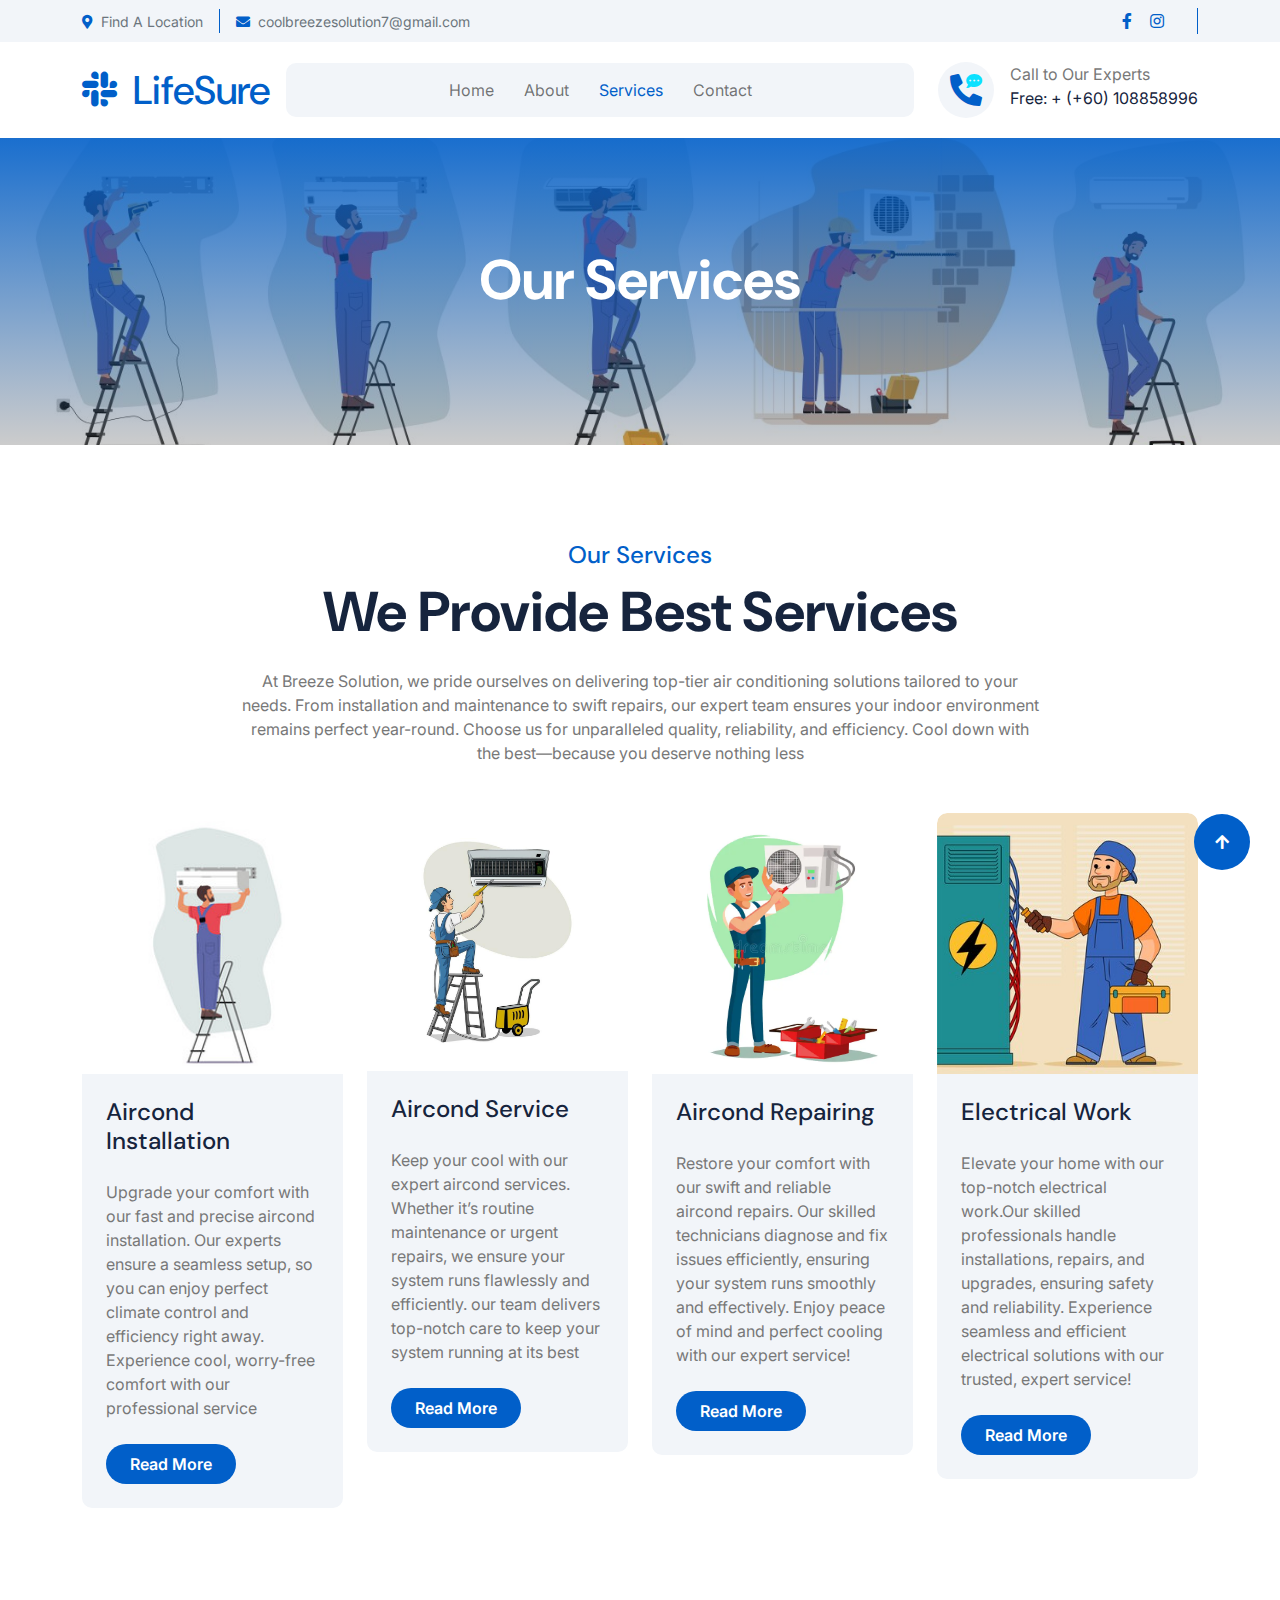
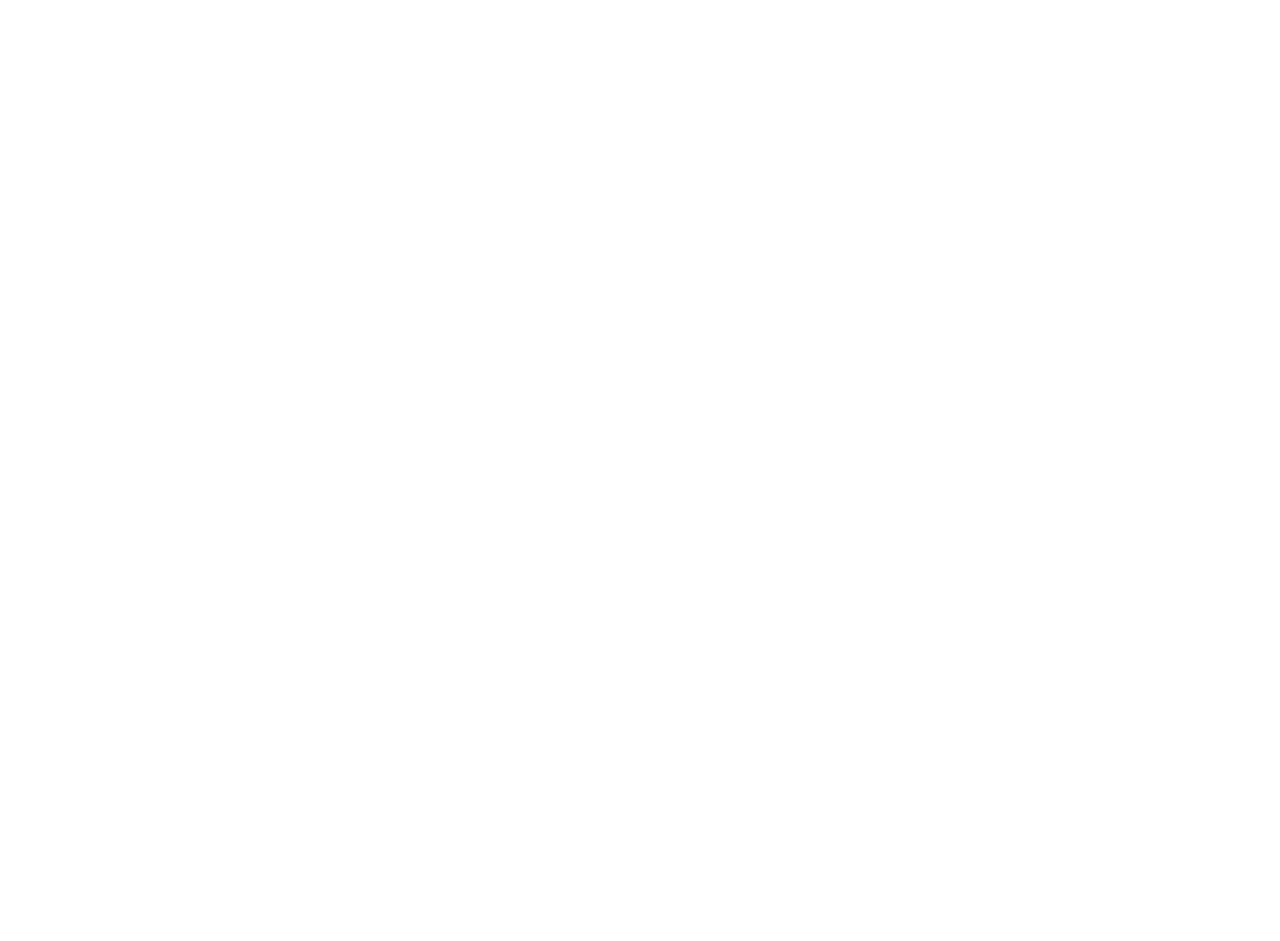
<file: service.html>
<!DOCTYPE html>
<html lang="en">

    <head>
        <meta charset="utf-8">
        <title>LifeSure - Life Insurance Website Template</title>
        <meta content="width=device-width, initial-scale=1.0" name="viewport">
        <meta content="" name="keywords">
        <meta content="" name="description">

        <!-- Google Web Fonts -->
        <link rel="preconnect" href="https://fonts.googleapis.com">
        <link rel="preconnect" href="https://fonts.gstatic.com" crossorigin>
        <link href="https://fonts.googleapis.com/css2?family=DM+Sans:ital,opsz,wght@0,9..40,100..1000;1,9..40,100..1000&family=Inter:slnt,wght@-10..0,100..900&display=swap" rel="stylesheet">

        <!-- Icon Font Stylesheet -->
        <link rel="stylesheet" href="https://use.fontawesome.com/releases/v5.15.4/css/all.css"/>
        <link href="https://cdn.jsdelivr.net/npm/bootstrap-icons@1.4.1/font/bootstrap-icons.css" rel="stylesheet">

        <!-- Libraries Stylesheet -->
        <link rel="stylesheet" href="lib/animate/animate.min.css"/>
        <link href="lib/lightbox/css/lightbox.min.css" rel="stylesheet">
        <link href="lib/owlcarousel/assets/owl.carousel.min.css" rel="stylesheet">


        <!-- Customized Bootstrap Stylesheet -->
        <link href="css/bootstrap.min.css" rel="stylesheet">

        <!-- Template Stylesheet -->
        <link href="css/style.css" rel="stylesheet">
    </head>

    <body>

        <!-- Spinner Start -->
        <div id="spinner" class="show bg-white position-fixed translate-middle w-100 vh-100 top-50 start-50 d-flex align-items-center justify-content-center">
            <div class="spinner-border text-primary" style="width: 3rem; height: 3rem;" role="status">
                <span class="sr-only">Loading...</span>
            </div>
        </div>
        <!-- Spinner End -->

         <!-- Topbar Start -->
         <div class="container-fluid topbar px-0 px-lg-4 bg-light py-2 d-none d-lg-block">
            <div class="container">
                <div class="row gx-0 align-items-center">
                    <div class="col-lg-8 text-center text-lg-start mb-lg-0">
                        <div class="d-flex flex-wrap">
                            <div class="border-end border-primary pe-3">
                                <a href="https://www.google.com/maps" target="_blank" class="text-muted small"><i class="fas fa-map-marker-alt text-primary me-2"></i>Find A Location</a>
                            </div>
                            <div class="ps-3">
                                <a href="mailto:example@gmail.com" class="text-muted small"><i class="fas fa-envelope text-primary me-2"></i>coolbreezesolution7@gmail.com</a>
                            </div>
                        </div>
                    </div>
                    <div class="col-lg-4 text-center text-lg-end">
                        <div class="d-flex justify-content-end">
                            <div class="d-flex border-end border-primary pe-3">
                                <a class="btn p-0 text-primary me-3" href="#"><i class="fab fa-facebook-f"></i></a>
                                <a class="btn p-0 text-primary me-3" href="#"><i class="fab fa-instagram"></i></a>
                            </div>
                        </div>
                    </div>
                </div>
            </div>
        </div>
        <!-- Topbar End -->

        <!-- Navbar & Hero Start -->
        <div class="container-fluid nav-bar px-0 px-lg-4 py-lg-0">
            <div class="container">
                <nav class="navbar navbar-expand-lg navbar-light"> 
                    <a href="#" class="navbar-brand p-0">
                        <h1 class="text-primary mb-0"><i class="fab fa-slack me-2"></i> LifeSure</h1>
                        <!-- <img src="img/logo.png" alt="Logo"> -->
                    </a>
                    <button class="navbar-toggler" type="button" data-bs-toggle="collapse" data-bs-target="#navbarCollapse">
                        <span class="fa fa-bars"></span>
                    </button>
                    <div class="collapse navbar-collapse" id="navbarCollapse">
                        <div class="navbar-nav mx-0 mx-lg-auto">
                            <a href="index.html" class="nav-item nav-link">Home</a>
                            <a href="about.html" class="nav-item nav-link ">About</a>
                            <a href="service.html" class="nav-item nav-link active">Services</a>
                            
                            <a href="contact.html" class="nav-item nav-link">Contact</a>
                        </div>
                    </div>
                    <div class="d-none d-xl-flex flex-shrink-0 ps-4">
                        <a href="#" class="btn btn-light btn-lg-square rounded-circle position-relative wow tada" data-wow-delay=".9s">
                            <i class="fa fa-phone-alt fa-2x"></i>
                            <div class="position-absolute" style="top: 7px; right: 12px;">
                                <span><i class="fa fa-comment-dots text-secondary"></i></span>
                            </div>
                        </a>
                        <div class="d-flex flex-column ms-3">
                            <span>Call to Our Experts</span>
                            <a href="tel:+ 0123 456 7890"><span class="text-dark">Free: + (+60) 108858996</span></a>
                        </div>
                    </div>
                </nav>
            </div>
        </div>
        <!-- Navbar & Hero End -->

        <!-- Modal Search Start -->
        <div class="modal fade" id="searchModal" tabindex="-1" aria-labelledby="exampleModalLabel" aria-hidden="true">
            <div class="modal-dialog modal-fullscreen">
                <div class="modal-content rounded-0">
                    <div class="modal-header">
                        <h5 class="modal-title" id="exampleModalLabel">Search by keyword</h5>
                        <button type="button" class="btn-close" data-bs-dismiss="modal" aria-label="Close"></button>
                    </div>
                    <div class="modal-body d-flex align-items-center bg-primary">
                        <div class="input-group w-75 mx-auto d-flex">
                            <input type="search" class="form-control p-3" placeholder="keywords" aria-describedby="search-icon-1">
                            <span id="search-icon-1" class="btn bg-light border nput-group-text p-3"><i class="fa fa-search"></i></span>
                        </div>
                    </div>
                </div>
            </div>
        </div>
        <!-- Modal Search End -->


        <!-- Header Start -->
        <div class="container-fluid services-us">
            <div class="container text-center py-5" style="max-width: 900px;">
                <h4 class="text-white display-4 mb-4 wow fadeInDown" data-wow-delay="0.1s">Our Services</h4>
                 
            </div>
        </div>
        <!-- Header End -->


        <!-- Service Start -->
        <div class="container-fluid service py-5">
            <div class="container py-5">
                <div class="text-center mx-auto pb-5 wow fadeInUp" data-wow-delay="0.2s" style="max-width: 800px;">
                    <h4 class="text-primary">Our Services</h4>
                    <h1 class="display-4 mb-4">We Provide Best Services</h1>
                    <p class="mb-0">At Breeze Solution, we pride ourselves on delivering top-tier air conditioning solutions tailored to your needs. From installation and maintenance to swift repairs, our expert team ensures your indoor environment remains perfect year-round. Choose us for unparalleled quality, reliability, and efficiency. Cool down with the best—because you deserve nothing less
                    </p>
                </div>
                <div class="row g-4 justify-content-center">
                    <div class="col-md-6 col-lg-6 col-xl-3 wow fadeInUp" data-wow-delay="0.2s">
                        <div class="service-item">
                            <div class="service-img">
                                <img src="img/install.jpg" class="img-fluid rounded-top w-100" alt="">
                            </div>
                            <div class="service-content p-4">
                                <div class="service-content-inner">
                                    <a href="#" class="d-inline-block h4 mb-4">Aircond Installation</a>
                                    <p class="mb-4">Upgrade your comfort with our fast and precise aircond installation. Our experts ensure a seamless setup, so you can enjoy perfect climate control and efficiency right away. Experience cool, worry-free comfort with our professional service</p>
                                    <a class="btn btn-primary rounded-pill py-2 px-4" href="/acinstall.html">Read More</a>
                                </div>
                            </div>
                        </div>
                        
                    </div>
                    <div class="col-md-6 col-lg-6 col-xl-3 wow fadeInUp" data-wow-delay="0.4s">
                        <div class="service-item">
                            <div class="service-img">
                                <img src="img/acservice.jpg" class="img-fluid rounded-top w-100" alt="">
                               
                            </div>
                            <div class="service-content p-4">
                                <div class="service-content-inner">
                                    <a href="#" class="d-inline-block h4 mb-4">Aircond Service</a>
                                    <p class="mb-4">Keep your cool with our expert aircond services. Whether it’s routine maintenance or urgent repairs, we ensure your system runs flawlessly and efficiently. our team delivers top-notch care to keep your system running at its best</p>
                                    <a class="btn btn-primary rounded-pill py-2 px-4" href="/acservices.html">Read More</a>
                                </div>
                            </div>
                        </div>
                    </div>
                    <div class="col-md-6 col-lg-6 col-xl-3 wow fadeInUp" data-wow-delay="0.6s">
                        <div class="service-item">
                            <div class="service-img">
                                <img src="img/repair.jpg" class="img-fluid rounded-top w-100" alt="">
                                
                            </div>
                            <div class="service-content p-4">
                                <div class="service-content-inner">
                                    <a href="#" class="d-inline-block h4 mb-4">Aircond Repairing</a>
                                    <p class="mb-4">Restore your comfort with our swift and reliable aircond repairs. Our skilled technicians diagnose and fix issues efficiently, ensuring your system runs smoothly and effectively. Enjoy peace of mind and perfect cooling with our expert service!</p>
                                    <a class="btn btn-primary rounded-pill py-2 px-4" href="/acrepair.html">Read More</a>
                                </div>
                            </div>
                        </div>
                    </div>
                    <div class="col-md-6 col-lg-6 col-xl-3 wow fadeInUp" data-wow-delay="0.8s">
                        <div class="service-item">
                            <div class="service-img">
                                <img src="img/elec.jpg" class="img-fluid rounded-top w-100" alt="">
                               
                            </div>
                            <div class="service-content p-4">
                                <div class="service-content-inner">
                                    <a href="#" class="d-inline-block h4 mb-4">Electrical Work</a>
                                    <p class="mb-4">
                                        Elevate your home with our top-notch electrical work.Our skilled professionals handle installations, repairs, and upgrades, ensuring safety and reliability. Experience seamless and efficient electrical solutions with our trusted, expert service!</p>
                                    <a class="btn btn-primary rounded-pill py-2 px-4" href="/electration.html">Read More</a>
                                </div>
                            </div>
                        </div>
                    </div>
                    <div class="col-12 text-center wow fadeInUp" data-wow-delay="0.2s">
                        <a class="btn btn-primary rounded-pill py-3 px-5" href="/contact.html">Contact Us</a>
                    </div>
                </div>
            </div>
        </div>
        <!-- Service End -->


        <!-- Testimonial Start -->
        <div class="container-fluid testimonial pb-5">
            <div class="container pb-5">
                <div class="text-center mx-auto pb-5 wow fadeInUp" data-wow-delay="0.2s" style="max-width: 800px;">
                    <h4 class="text-primary">Testimonial</h4>
                    <h1 class="display-4 mb-4">What Our Customers Are Saying</h1>
                    <p class="mb-0">Outstanding service and quality! Reliable, efficient, and always exceeds expectations. Our top choice for aircond needs!.
                    </p>
                </div>
                <div class="owl-carousel testimonial-carousel wow fadeInUp" data-wow-delay="0.2s">
                    <div class="testimonial-item bg-light rounded">
                        <div class="row g-0">
                            <div class="col-4  col-lg-4 col-xl-3">
                                <div class="h-100">
                                    <img src="img/testimonial-1.jpg" class="img-fluid h-100 rounded" style="object-fit: cover;" alt="">
                                </div>
                            </div>
                            <div class="col-8 col-lg-8 col-xl-9">
                                <div class="d-flex flex-column my-auto text-start p-4">
                                    <h4 class="text-dark mb-0">Mohamed</h4>
                                    <div class="d-flex text-primary mb-3">
                                        <i class="fas fa-star"></i>
                                        <i class="fas fa-star"></i>
                                        <i class="fas fa-star"></i>
                                        <i class="fas fa-star"></i>
                                        <i class="fas fa-star"></i>
                                    </div>
                                    <p class="mb-0">Simply the best! Their aircond installation was flawless and the service was top-notch. Highly recommend!
                                    </p>
                                </div>
                            </div>
                        </div>
                    </div>
                    <div class="testimonial-item bg-light rounded">
                        <div class="row g-0">
                            <div class="col-4  col-lg-4 col-xl-3">
                                <div class="h-100">
                                    <img src="img/test2.jpeg" class="img-fluid h-100 rounded" style="object-fit: cover;" alt="">
                                </div>
                            </div>
                            <div class="col-8 col-lg-8 col-xl-9">
                                <div class="d-flex flex-column my-auto text-start p-4">
                                    <h4 class="text-dark mb-0">Idrak</h4>
                                    <div class="d-flex text-primary mb-3">
                                        <i class="fas fa-star"></i>
                                        <i class="fas fa-star"></i>
                                        <i class="fas fa-star"></i>
                                        <i class="fas fa-star"></i>
                                        <i class="fas fa-star text-body"></i>
                                    </div>
                                    <p class="mb-0">Exceptional quality and professionalism. Their repair team fixed our issues swiftly and efficiently. Fantastic service
                                    </p>
                                </div>
                            </div>
                        </div>
                    </div>
                    <div class="testimonial-item bg-light rounded">
                        <div class="row g-0">
                            <div class="col-4  col-lg-4 col-xl-3">
                                <div class="h-100">
                                    <img src="img/testimonial-3.jpg" class="img-fluid h-100 rounded" style="object-fit: cover;" alt="">
                                </div>
                            </div>
                            <div class="col-8 col-lg-8 col-xl-9">
                                <div class="d-flex flex-column my-auto text-start p-4">
                                    <h4 class="text-dark mb-0">Mubaraka</h4>
                                    <div class="d-flex text-primary mb-3">
                                        <i class="fas fa-star"></i>
                                        <i class="fas fa-star"></i>
                                        <i class="fas fa-star"></i>
                                        <i class="fas fa-star text-body"></i>
                                        <i class="fas fa-star text-body"></i>
                                    </div>
                                    <p class="mb-0">Outstanding experience from start to finish. Their attention to detail and customer care are unmatched. We’re thrilled with their work!
                                    </p>
                                </div>
                            </div>
                        </div>
                    </div>
                    <div class="testimonial-item bg-light rounded">
                        <div class="row g-0">
                            <div class="col-4  col-lg-4 col-xl-3">
                                <div class="h-100">
                                    <img src="img/test1.jpeg" class="img-fluid h-100 rounded" style="object-fit: cover;" alt="">
                                </div>
                            </div>
                            <div class="col-8 col-lg-8 col-xl-9">
                                <div class="d-flex flex-column my-auto text-start p-4">
                                    <h4 class="text-dark mb-0">Arianna</h4>
                                    <div class="d-flex text-primary mb-3">
                                        <i class="fas fa-star"></i>
                                        <i class="fas fa-star"></i>
                                        <i class="fas fa-star"></i>
                                        <i class="fas fa-star"></i>
                                        <i class="fas fa-star"></i>
                                    </div>
                                    <p class="mb-0">Impressive from day one. Their installation and maintenance services are second to none. Five stars all the way </p>
                                </div>
                            </div>
                        </div>
                    </div>
                </div>
            </div>
        </div>
        <!-- Testimonial End -->


       <!-- Footer Start -->
       <div class="container-fluid footer py-5 wow fadeIn" data-wow-delay="0.2s">
        <div class="container ">
            <div class="row g-5">
                <div class="col-xl-9">
                   
                    <div class="pt-5" style="border-top: 1px solid rgba(255, 255, 255, 0.08);">
                        <div class="row g-0">
                            <div class="col-12">
                                <div class="row g-4">
                                    <div class="col-lg-6 col-xl-4">
                                        <div class="d-flex">
                                            <div class="btn-xl-square bg-primary text-white rounded p-4 me-4">
                                                <i class="fas fa-map-marker-alt fa-2x"></i>
                                            </div>
                                            <div>
                                                <h4 class="text-white">Address</h4>
                                                <p class="mb-0">Address Jalan Desa Serdang 2</p>
                                            </div>
                                        </div>
                                    </div>
                                    <div class="col-lg-6 col-xl-4">
                                        <div class="d-flex">
                                            <div class="btn-xl-square bg-primary text-white rounded p-4 me-4">
                                                <i class="fas fa-envelope fa-2x"></i>
                                            </div>
                                            <div>
                                                <h4 class="text-white">Mail Us</h4>
                                                <p class="mb-0">coolbreezesolution7@gmail.com

                                                </p>
                                            </div>
                                        </div>
                                    </div>
                                    <div class="col-lg-6 col-xl-4">
                                        <div class="d-flex">
                                            <div class="btn-xl-square bg-primary text-white rounded p-4 me-4">
                                                <i class="fa fa-phone-alt fa-2x"></i>
                                            </div>
                                            <div>
                                                <h4 class="text-white">Telephone</h4>
                                                <p class="mb-0">(+60) 108858996</p>
                                            </div>
                                        </div>
                                    </div>
                                </div>
                            </div>
                        </div>
                    </div>
                </div>
                
              
            </div>
        </div>
    </div>
    <!-- Footer End -->
        
        <!-- Copyright Start -->
      
        <!-- Copyright End -->


        <!-- Back to Top -->
        <a href="#" class="btn btn-primary btn-lg-square rounded-circle back-to-top"><i class="fa fa-arrow-up"></i></a>   

        
        <!-- JavaScript Libraries -->
        <script src="https://ajax.googleapis.com/ajax/libs/jquery/3.6.4/jquery.min.js"></script>
        <script src="https://cdn.jsdelivr.net/npm/bootstrap@5.0.0/dist/js/bootstrap.bundle.min.js"></script>
        <script src="lib/wow/wow.min.js"></script>
        <script src="lib/easing/easing.min.js"></script>
        <script src="lib/waypoints/waypoints.min.js"></script>
        <script src="lib/counterup/counterup.min.js"></script>
        <script src="lib/lightbox/js/lightbox.min.js"></script>
        <script src="lib/owlcarousel/owl.carousel.min.js"></script>
        

        <!-- Template Javascript -->
        <script src="js/main.js"></script>
    </body>

</html>
</file>
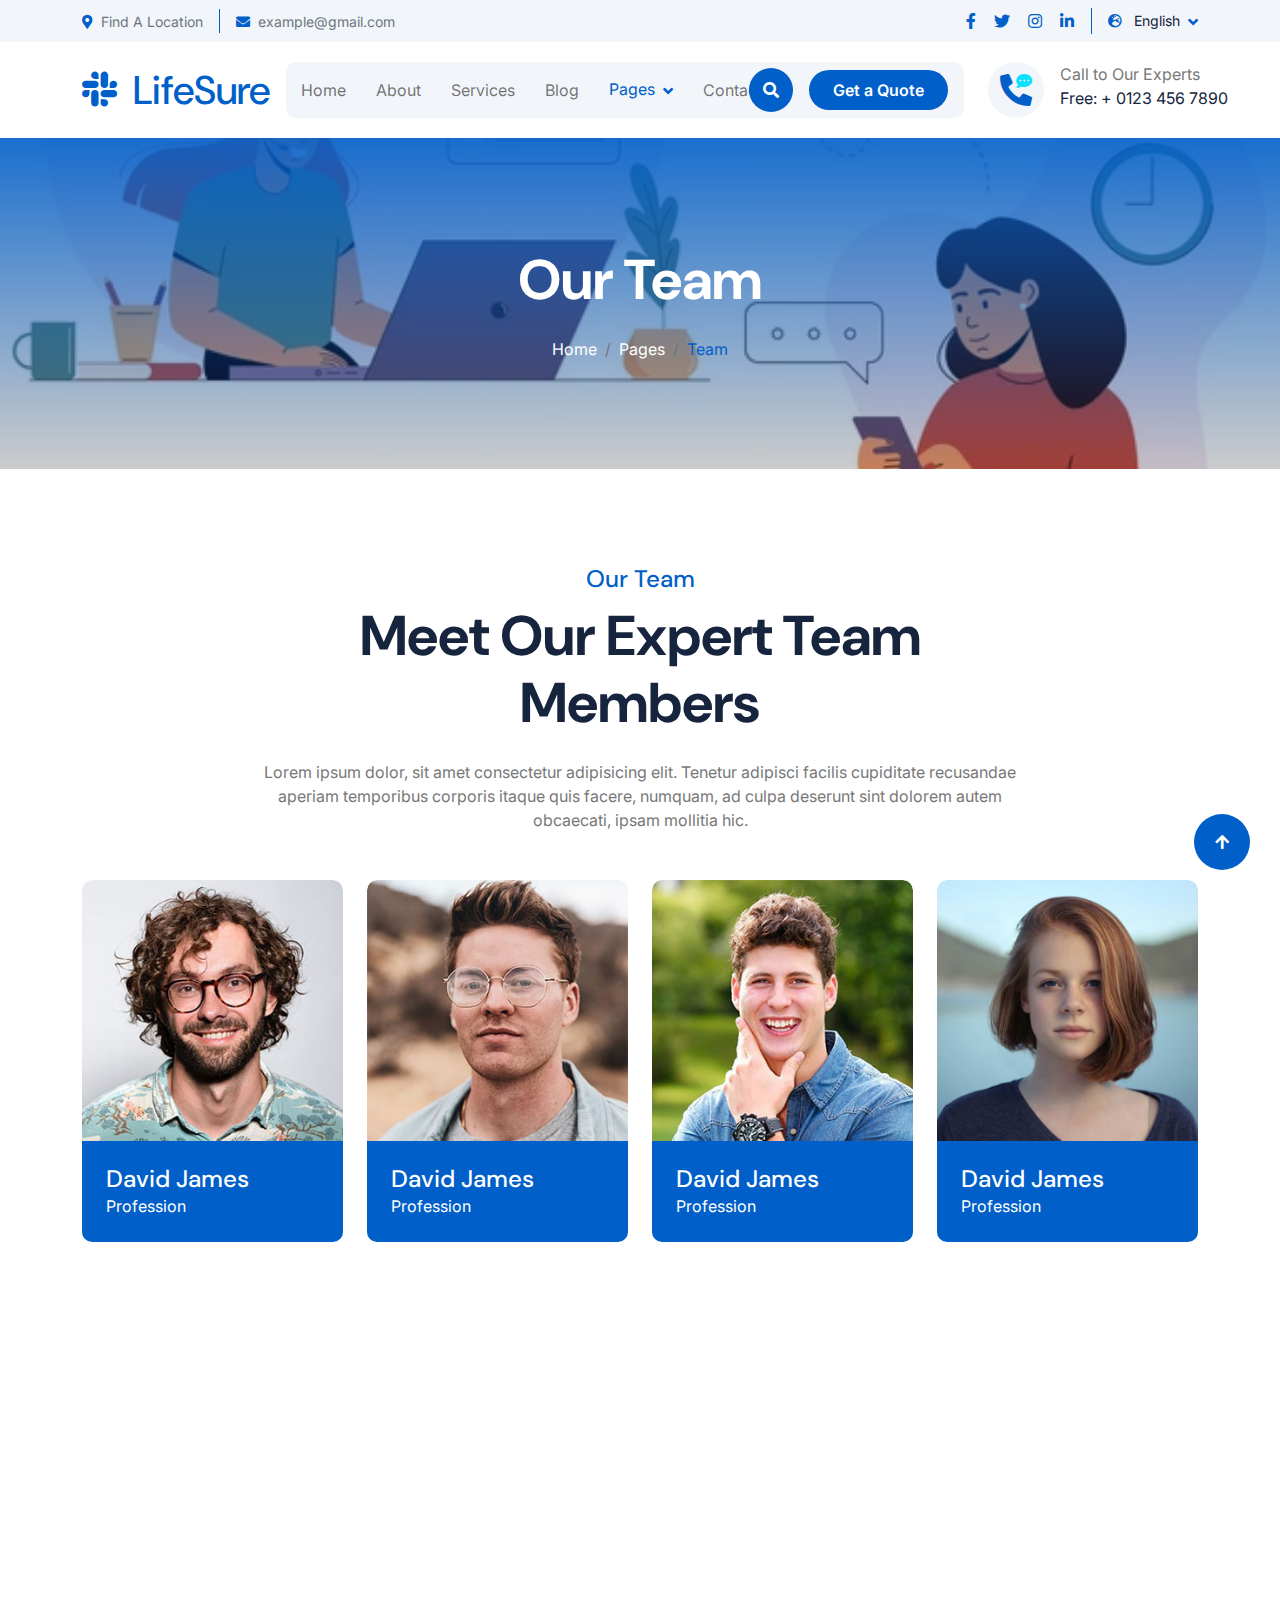
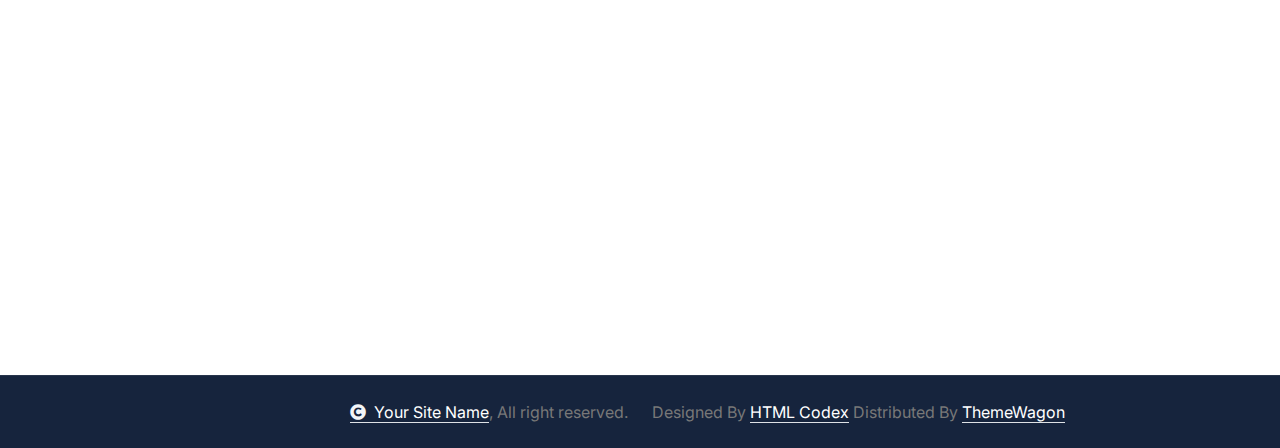
<file: team.html>
<!DOCTYPE html>
<html lang="en">

    <head>
        <meta charset="utf-8">
        <title>LifeSure - Life Insurance Website Template</title>
        <meta content="width=device-width, initial-scale=1.0" name="viewport">
        <meta content="" name="keywords">
        <meta content="" name="description">

        <!-- Google Web Fonts -->
        <link rel="preconnect" href="https://fonts.googleapis.com">
        <link rel="preconnect" href="https://fonts.gstatic.com" crossorigin>
        <link href="https://fonts.googleapis.com/css2?family=DM+Sans:ital,opsz,wght@0,9..40,100..1000;1,9..40,100..1000&family=Inter:slnt,wght@-10..0,100..900&display=swap" rel="stylesheet">

        <!-- Icon Font Stylesheet -->
        <link rel="stylesheet" href="https://use.fontawesome.com/releases/v5.15.4/css/all.css"/>
        <link href="https://cdn.jsdelivr.net/npm/bootstrap-icons@1.4.1/font/bootstrap-icons.css" rel="stylesheet">

        <!-- Libraries Stylesheet -->
        <link rel="stylesheet" href="lib/animate/animate.min.css"/>
        <link href="lib/lightbox/css/lightbox.min.css" rel="stylesheet">
        <link href="lib/owlcarousel/assets/owl.carousel.min.css" rel="stylesheet">


        <!-- Customized Bootstrap Stylesheet -->
        <link href="css/bootstrap.min.css" rel="stylesheet">

        <!-- Template Stylesheet -->
        <link href="css/style.css" rel="stylesheet">
    </head>

    <body>

        <!-- Spinner Start -->
        <div id="spinner" class="show bg-white position-fixed translate-middle w-100 vh-100 top-50 start-50 d-flex align-items-center justify-content-center">
            <div class="spinner-border text-primary" style="width: 3rem; height: 3rem;" role="status">
                <span class="sr-only">Loading...</span>
            </div>
        </div>
        <!-- Spinner End -->

        <!-- Topbar Start -->
        <div class="container-fluid topbar px-0 px-lg-4 bg-light py-2 d-none d-lg-block">
            <div class="container">
                <div class="row gx-0 align-items-center">
                    <div class="col-lg-8 text-center text-lg-start mb-lg-0">
                        <div class="d-flex flex-wrap">
                            <div class="border-end border-primary pe-3">
                                <a href="#" class="text-muted small"><i class="fas fa-map-marker-alt text-primary me-2"></i>Find A Location</a>
                            </div>
                            <div class="ps-3">
                                <a href="mailto:example@gmail.com" class="text-muted small"><i class="fas fa-envelope text-primary me-2"></i>example@gmail.com</a>
                            </div>
                        </div>
                    </div>
                    <div class="col-lg-4 text-center text-lg-end">
                        <div class="d-flex justify-content-end">
                            <div class="d-flex border-end border-primary pe-3">
                                <a class="btn p-0 text-primary me-3" href="#"><i class="fab fa-facebook-f"></i></a>
                                <a class="btn p-0 text-primary me-3" href="#"><i class="fab fa-twitter"></i></a>
                                <a class="btn p-0 text-primary me-3" href="#"><i class="fab fa-instagram"></i></a>
                                <a class="btn p-0 text-primary me-0" href="#"><i class="fab fa-linkedin-in"></i></a>
                            </div>
                            <div class="dropdown ms-3">
                                <a href="#" class="dropdown-toggle text-dark" data-bs-toggle="dropdown"><small><i class="fas fa-globe-europe text-primary me-2"></i> English</small></a>
                                <div class="dropdown-menu rounded">
                                    <a href="#" class="dropdown-item">English</a>
                                    <a href="#" class="dropdown-item">Bangla</a>
                                    <a href="#" class="dropdown-item">French</a>
                                    <a href="#" class="dropdown-item">Spanish</a>
                                    <a href="#" class="dropdown-item">Arabic</a>
                                </div>
                            </div>
                        </div>
                    </div>
                </div>
            </div>
        </div>
        <!-- Topbar End -->

        <!-- Navbar & Hero Start -->
        <div class="container-fluid nav-bar px-0 px-lg-4 py-lg-0">
            <div class="container">
                <nav class="navbar navbar-expand-lg navbar-light"> 
                    <a href="#" class="navbar-brand p-0">
                        <h1 class="text-primary mb-0"><i class="fab fa-slack me-2"></i> LifeSure</h1>
                        <!-- <img src="img/logo.png" alt="Logo"> -->
                    </a>
                    <button class="navbar-toggler" type="button" data-bs-toggle="collapse" data-bs-target="#navbarCollapse">
                        <span class="fa fa-bars"></span>
                    </button>
                    <div class="collapse navbar-collapse" id="navbarCollapse">
                        <div class="navbar-nav mx-0 mx-lg-auto">
                            <a href="index.html" class="nav-item nav-link">Home</a>
                            <a href="about.html" class="nav-item nav-link">About</a>
                            <a href="service.html" class="nav-item nav-link">Services</a>
                            <a href="blog.html" class="nav-item nav-link">Blog</a>
                            <div class="nav-item dropdown active">
                                <a href="#" class="nav-link" data-bs-toggle="dropdown">
                                    <span class="dropdown-toggle">Pages</span>
                                </a>
                                <div class="dropdown-menu">
                                    <a href="feature.html" class="dropdown-item">Our Features</a>
                                    <a href="team.html" class="dropdown-item active">Our team</a>
                                    <a href="testimonial.html" class="dropdown-item">Testimonial</a>
                                    <a href="FAQ.html" class="dropdown-item">FAQs</a>
                                    <a href="404.html" class="dropdown-item">404 Page</a>
                                </div>
                            </div>
                            <a href="contact.html" class="nav-item nav-link">Contact</a>
                            <div class="nav-btn px-3">
                                <button class="btn-search btn btn-primary btn-md-square rounded-circle flex-shrink-0" data-bs-toggle="modal" data-bs-target="#searchModal"><i class="fas fa-search"></i></button>
                                <a href="#" class="btn btn-primary rounded-pill py-2 px-4 ms-3 flex-shrink-0"> Get a Quote</a>
                            </div>
                        </div>
                    </div>
                    <div class="d-none d-xl-flex flex-shrink-0 ps-4">
                        <a href="#" class="btn btn-light btn-lg-square rounded-circle position-relative wow tada" data-wow-delay=".9s">
                            <i class="fa fa-phone-alt fa-2x"></i>
                            <div class="position-absolute" style="top: 7px; right: 12px;">
                                <span><i class="fa fa-comment-dots text-secondary"></i></span>
                            </div>
                        </a>
                        <div class="d-flex flex-column ms-3">
                            <span>Call to Our Experts</span>
                            <a href="tel:+ 0123 456 7890"><span class="text-dark">Free: + 0123 456 7890</span></a>
                        </div>
                    </div>
                </nav>
            </div>
        </div>
        <!-- Navbar & Hero End -->

        <!-- Modal Search Start -->
        <div class="modal fade" id="searchModal" tabindex="-1" aria-labelledby="exampleModalLabel" aria-hidden="true">
            <div class="modal-dialog modal-fullscreen">
                <div class="modal-content rounded-0">
                    <div class="modal-header">
                        <h5 class="modal-title" id="exampleModalLabel">Search by keyword</h5>
                        <button type="button" class="btn-close" data-bs-dismiss="modal" aria-label="Close"></button>
                    </div>
                    <div class="modal-body d-flex align-items-center bg-primary">
                        <div class="input-group w-75 mx-auto d-flex">
                            <input type="search" class="form-control p-3" placeholder="keywords" aria-describedby="search-icon-1">
                            <span id="search-icon-1" class="btn bg-light border nput-group-text p-3"><i class="fa fa-search"></i></span>
                        </div>
                    </div>
                </div>
            </div>
        </div>
        <!-- Modal Search End -->


        <!-- Header Start -->
        <div class="container-fluid bg-breadcrumb">
            <div class="container text-center py-5" style="max-width: 900px;">
                <h4 class="text-white display-4 mb-4 wow fadeInDown" data-wow-delay="0.1s">Our Team</h4>
                <ol class="breadcrumb d-flex justify-content-center mb-0 wow fadeInDown" data-wow-delay="0.3s">
                    <li class="breadcrumb-item"><a href="index.html">Home</a></li>
                    <li class="breadcrumb-item"><a href="#">Pages</a></li>
                    <li class="breadcrumb-item active text-primary">Team</li>
                </ol>    
            </div>
        </div>
        <!-- Header End -->


        <!-- Team Start -->
        <div class="container-fluid team py-5">
            <div class="container py-5">
                <div class="text-center mx-auto pb-5 wow fadeInUp" data-wow-delay="0.2s" style="max-width: 800px;">
                    <h4 class="text-primary">Our Team</h4>
                    <h1 class="display-4 mb-4">Meet Our Expert Team Members</h1>
                    <p class="mb-0">Lorem ipsum dolor, sit amet consectetur adipisicing elit. Tenetur adipisci facilis cupiditate recusandae aperiam temporibus corporis itaque quis facere, numquam, ad culpa deserunt sint dolorem autem obcaecati, ipsam mollitia hic.
                    </p>
                </div>
                <div class="row g-4">
                    <div class="col-md-6 col-lg-6 col-xl-3 wow fadeInUp" data-wow-delay="0.2s">
                        <div class="team-item">
                            <div class="team-img">
                                <img src="img/team-1.jpg" class="img-fluid rounded-top w-100" alt="">
                                <div class="team-icon">
                                    <a class="btn btn-primary btn-sm-square rounded-pill mb-2" href=""><i class="fab fa-facebook-f"></i></a>
                                    <a class="btn btn-primary btn-sm-square rounded-pill mb-2" href=""><i class="fab fa-twitter"></i></a>
                                    <a class="btn btn-primary btn-sm-square rounded-pill mb-2" href=""><i class="fab fa-linkedin-in"></i></a>
                                    <a class="btn btn-primary btn-sm-square rounded-pill mb-0" href=""><i class="fab fa-instagram"></i></a>
                                </div>
                            </div>
                            <div class="team-title p-4">
                                <h4 class="mb-0">David James</h4>
                                <p class="mb-0">Profession</p>
                            </div>
                        </div>
                    </div>
                    <div class="col-md-6 col-lg-6 col-xl-3 wow fadeInUp" data-wow-delay="0.4s">
                        <div class="team-item">
                            <div class="team-img">
                                <img src="img/team-2.jpg" class="img-fluid rounded-top w-100" alt="">
                                <div class="team-icon">
                                    <a class="btn btn-primary btn-sm-square rounded-pill mb-2" href=""><i class="fab fa-facebook-f"></i></a>
                                    <a class="btn btn-primary btn-sm-square rounded-pill mb-2" href=""><i class="fab fa-twitter"></i></a>
                                    <a class="btn btn-primary btn-sm-square rounded-pill mb-2" href=""><i class="fab fa-linkedin-in"></i></a>
                                    <a class="btn btn-primary btn-sm-square rounded-pill mb-0" href=""><i class="fab fa-instagram"></i></a>
                                </div>
                            </div>
                            <div class="team-title p-4">
                                <h4 class="mb-0">David James</h4>
                                <p class="mb-0">Profession</p>
                            </div>
                        </div>
                    </div>
                    <div class="col-md-6 col-lg-6 col-xl-3 wow fadeInUp" data-wow-delay="0.6s">
                        <div class="team-item">
                            <div class="team-img">
                                <img src="img/team-3.jpg" class="img-fluid rounded-top w-100" alt="">
                                <div class="team-icon">
                                    <a class="btn btn-primary btn-sm-square rounded-pill mb-2" href=""><i class="fab fa-facebook-f"></i></a>
                                    <a class="btn btn-primary btn-sm-square rounded-pill mb-2" href=""><i class="fab fa-twitter"></i></a>
                                    <a class="btn btn-primary btn-sm-square rounded-pill mb-2" href=""><i class="fab fa-linkedin-in"></i></a>
                                    <a class="btn btn-primary btn-sm-square rounded-pill mb-0" href=""><i class="fab fa-instagram"></i></a>
                                </div>
                            </div>
                            <div class="team-title p-4">
                                <h4 class="mb-0">David James</h4>
                                <p class="mb-0">Profession</p>
                            </div>
                        </div>
                    </div>
                    <div class="col-md-6 col-lg-6 col-xl-3 wow fadeInUp" data-wow-delay="0.8s">
                        <div class="team-item">
                            <div class="team-img">
                                <img src="img/team-4.jpg" class="img-fluid rounded-top w-100" alt="">
                                <div class="team-icon">
                                    <a class="btn btn-primary btn-sm-square rounded-pill mb-2" href=""><i class="fab fa-facebook-f"></i></a>
                                    <a class="btn btn-primary btn-sm-square rounded-pill mb-2" href=""><i class="fab fa-twitter"></i></a>
                                    <a class="btn btn-primary btn-sm-square rounded-pill mb-2" href=""><i class="fab fa-linkedin-in"></i></a>
                                    <a class="btn btn-primary btn-sm-square rounded-pill mb-0" href=""><i class="fab fa-instagram"></i></a>
                                </div>
                            </div>
                            <div class="team-title p-4">
                                <h4 class="mb-0">David James</h4>
                                <p class="mb-0">Profession</p>
                            </div>
                        </div>
                    </div>
                </div>
            </div>
        </div>
        <!-- Team End -->


        <!-- Footer Start -->
        <div class="container-fluid footer py-5 wow fadeIn" data-wow-delay="0.2s">
            <div class="container py-5">
                <div class="row g-5">
                    <div class="col-xl-9">
                        <div class="mb-5">
                            <div class="row g-4">
                                <div class="col-md-6 col-lg-6 col-xl-5">
                                    <div class="footer-item">
                                        <a href="index.html" class="p-0">
                                            <h3 class="text-white"><i class="fab fa-slack me-3"></i> LifeSure</h3>
                                            <!-- <img src="img/logo.png" alt="Logo"> -->
                                        </a>
                                        <p class="text-white mb-4">Dolor amet sit justo amet elitr clita ipsum elitr est.Lorem ipsum dolor sit amet, consectetur adipiscing...</p>
                                        <div class="footer-btn d-flex">
                                            <a class="btn btn-md-square rounded-circle me-3" href="#"><i class="fab fa-facebook-f"></i></a>
                                            <a class="btn btn-md-square rounded-circle me-3" href="#"><i class="fab fa-twitter"></i></a>
                                            <a class="btn btn-md-square rounded-circle me-3" href="#"><i class="fab fa-instagram"></i></a>
                                            <a class="btn btn-md-square rounded-circle me-0" href="#"><i class="fab fa-linkedin-in"></i></a>
                                        </div>
                                    </div>
                                </div>
                                <div class="col-md-6 col-lg-6 col-xl-3">
                                    <div class="footer-item">
                                        <h4 class="text-white mb-4">Useful Links</h4>
                                        <a href="#"><i class="fas fa-angle-right me-2"></i> About Us</a>
                                        <a href="#"><i class="fas fa-angle-right me-2"></i> Features</a>
                                        <a href="#"><i class="fas fa-angle-right me-2"></i> Services</a>
                                        <a href="#"><i class="fas fa-angle-right me-2"></i> FAQ's</a>
                                        <a href="#"><i class="fas fa-angle-right me-2"></i> Blogs</a>
                                        <a href="#"><i class="fas fa-angle-right me-2"></i> Contact</a>
                                    </div>
                                </div>
                                <div class="col-md-6 col-lg-6 col-xl-4">
                                    <div class="footer-item">
                                        <h4 class="mb-4 text-white">Instagram</h4>
                                        <div class="row g-3">
                                            <div class="col-4">
                                                <div class="footer-instagram rounded">
                                                    <img src="img/instagram-footer-1.jpg" class="img-fluid w-100" alt="">
                                                    <div class="footer-search-icon">
                                                        <a href="img/instagram-footer-1.jpg" data-lightbox="footerInstagram-1" class="my-auto"><i class="fas fa-link text-white"></i></a>
                                                    </div>
                                                </div>
                                           </div>
                                           <div class="col-4">
                                                <div class="footer-instagram rounded">
                                                    <img src="img/instagram-footer-2.jpg" class="img-fluid w-100" alt="">
                                                    <div class="footer-search-icon">
                                                        <a href="img/instagram-footer-2.jpg" data-lightbox="footerInstagram-2" class="my-auto"><i class="fas fa-link text-white"></i></a>
                                                    </div>
                                                </div>
                                           </div>
                                            <div class="col-4">
                                                <div class="footer-instagram rounded">
                                                    <img src="img/instagram-footer-3.jpg" class="img-fluid w-100" alt="">
                                                    <div class="footer-search-icon">
                                                        <a href="img/instagram-footer-3.jpg" data-lightbox="footerInstagram-3" class="my-auto"><i class="fas fa-link text-white"></i></a>
                                                    </div>
                                                </div>
                                           </div>
                                            <div class="col-4">
                                                <div class="footer-instagram rounded">
                                                    <img src="img/instagram-footer-4.jpg" class="img-fluid w-100" alt="">
                                                    <div class="footer-search-icon">
                                                        <a href="img/instagram-footer-4.jpg" data-lightbox="footerInstagram-4" class="my-auto"><i class="fas fa-link text-white"></i></a>
                                                    </div>
                                                </div>
                                           </div>
                                            <div class="col-4">
                                                <div class="footer-instagram rounded">
                                                    <img src="img/instagram-footer-5.jpg" class="img-fluid w-100" alt="">
                                                    <div class="footer-search-icon">
                                                        <a href="img/instagram-footer-5.jpg" data-lightbox="footerInstagram-5" class="my-auto"><i class="fas fa-link text-white"></i></a>
                                                    </div>
                                                </div>
                                           </div>
                                           <div class="col-4">
                                                <div class="footer-instagram rounded">
                                                    <img src="img/instagram-footer-6.jpg" class="img-fluid w-100" alt="">
                                                    <div class="footer-search-icon">
                                                        <a href="img/instagram-footer-6.jpg" data-lightbox="footerInstagram-6" class="my-auto"><i class="fas fa-link text-white"></i></a>
                                                    </div>
                                                </div>
                                            </div>
                                        </div>
                                    </div>
                                </div>
                            </div>
                        </div>
                        <div class="pt-5" style="border-top: 1px solid rgba(255, 255, 255, 0.08);">
                            <div class="row g-0">
                                <div class="col-12">
                                    <div class="row g-4">
                                        <div class="col-lg-6 col-xl-4">
                                            <div class="d-flex">
                                                <div class="btn-xl-square bg-primary text-white rounded p-4 me-4">
                                                    <i class="fas fa-map-marker-alt fa-2x"></i>
                                                </div>
                                                <div>
                                                    <h4 class="text-white">Address</h4>
                                                    <p class="mb-0">123 Street New York.USA</p>
                                                </div>
                                            </div>
                                        </div>
                                        <div class="col-lg-6 col-xl-4">
                                            <div class="d-flex">
                                                <div class="btn-xl-square bg-primary text-white rounded p-4 me-4">
                                                    <i class="fas fa-envelope fa-2x"></i>
                                                </div>
                                                <div>
                                                    <h4 class="text-white">Mail Us</h4>
                                                    <p class="mb-0">info@example.com</p>
                                                </div>
                                            </div>
                                        </div>
                                        <div class="col-lg-6 col-xl-4">
                                            <div class="d-flex">
                                                <div class="btn-xl-square bg-primary text-white rounded p-4 me-4">
                                                    <i class="fa fa-phone-alt fa-2x"></i>
                                                </div>
                                                <div>
                                                    <h4 class="text-white">Telephone</h4>
                                                    <p class="mb-0">(+012) 3456 7890</p>
                                                </div>
                                            </div>
                                        </div>
                                    </div>
                                </div>
                            </div>
                        </div>
                    </div>
                    
                    <div class="col-xl-3">
                        <div class="footer-item">
                            <h4 class="text-white mb-4">Newsletter</h4>
                            <p class="text-white mb-3">Dolor amet sit justo amet elitr clita ipsum elitr est.Lorem ipsum dolor sit amet, consectetur adipiscing elit.</p>
                            <div class="position-relative rounded-pill mb-4">
                                <input class="form-control rounded-pill w-100 py-3 ps-4 pe-5" type="text" placeholder="Enter your email">
                                <button type="button" class="btn btn-primary rounded-pill position-absolute top-0 end-0 py-2 mt-2 me-2">SignUp</button>
                            </div>
                            <div class="d-flex flex-shrink-0">
                                <div class="footer-btn">
                                    <a href="#" class="btn btn-lg-square rounded-circle position-relative wow tada" data-wow-delay=".9s">
                                        <i class="fa fa-phone-alt fa-2x"></i>
                                        <div class="position-absolute" style="top: 2px; right: 12px;">
                                            <span><i class="fa fa-comment-dots text-secondary"></i></span>
                                        </div>
                                    </a>
                                </div>
                                <div class="d-flex flex-column ms-3 flex-shrink-0">
                                    <span>Call to Our Experts</span>
                                    <a href="tel:+ 0123 456 7890"><span class="text-white">Free: + 0123 456 7890</span></a>
                                </div>
                            </div>
                        </div>
                    </div>
                </div>
            </div>
        </div>
        <!-- Footer End -->
        
        <!-- Copyright Start -->
        <div class="container-fluid copyright py-4">
            <div class="container">
                <div class="row g-4 align-items-center">
                    <div class="col-md-6 text-center text-md-end mb-md-0">
                        <span class="text-body"><a href="#" class="border-bottom text-white"><i class="fas fa-copyright text-light me-2"></i>Your Site Name</a>, All right reserved.</span>
                    </div>
                    <div class="col-md-6 text-center text-md-start text-body">
                        <!--/*** This template is free as long as you keep the below author’s credit link/attribution link/backlink. ***/-->
                        <!--/*** If you'd like to use the template without the below author’s credit link/attribution link/backlink, ***/-->
                        <!--/*** you can purchase the Credit Removal License from "https://htmlcodex.com/credit-removal". ***/-->
                        Designed By <a class="border-bottom text-white" href="https://htmlcodex.com">HTML Codex</a> Distributed By <a class="border-bottom text-white" href="https://themewagon.com">ThemeWagon</a>
                    </div>
                </div>
            </div>
        </div>
        <!-- Copyright End -->


        <!-- Back to Top -->
        <a href="#" class="btn btn-primary btn-lg-square rounded-circle back-to-top"><i class="fa fa-arrow-up"></i></a>   

        
        <!-- JavaScript Libraries -->
        <script src="https://ajax.googleapis.com/ajax/libs/jquery/3.6.4/jquery.min.js"></script>
        <script src="https://cdn.jsdelivr.net/npm/bootstrap@5.0.0/dist/js/bootstrap.bundle.min.js"></script>
        <script src="lib/wow/wow.min.js"></script>
        <script src="lib/easing/easing.min.js"></script>
        <script src="lib/waypoints/waypoints.min.js"></script>
        <script src="lib/counterup/counterup.min.js"></script>
        <script src="lib/lightbox/js/lightbox.min.js"></script>
        <script src="lib/owlcarousel/owl.carousel.min.js"></script>
        

        <!-- Template Javascript -->
        <script src="js/main.js"></script>
    </body>

</html>
</file>
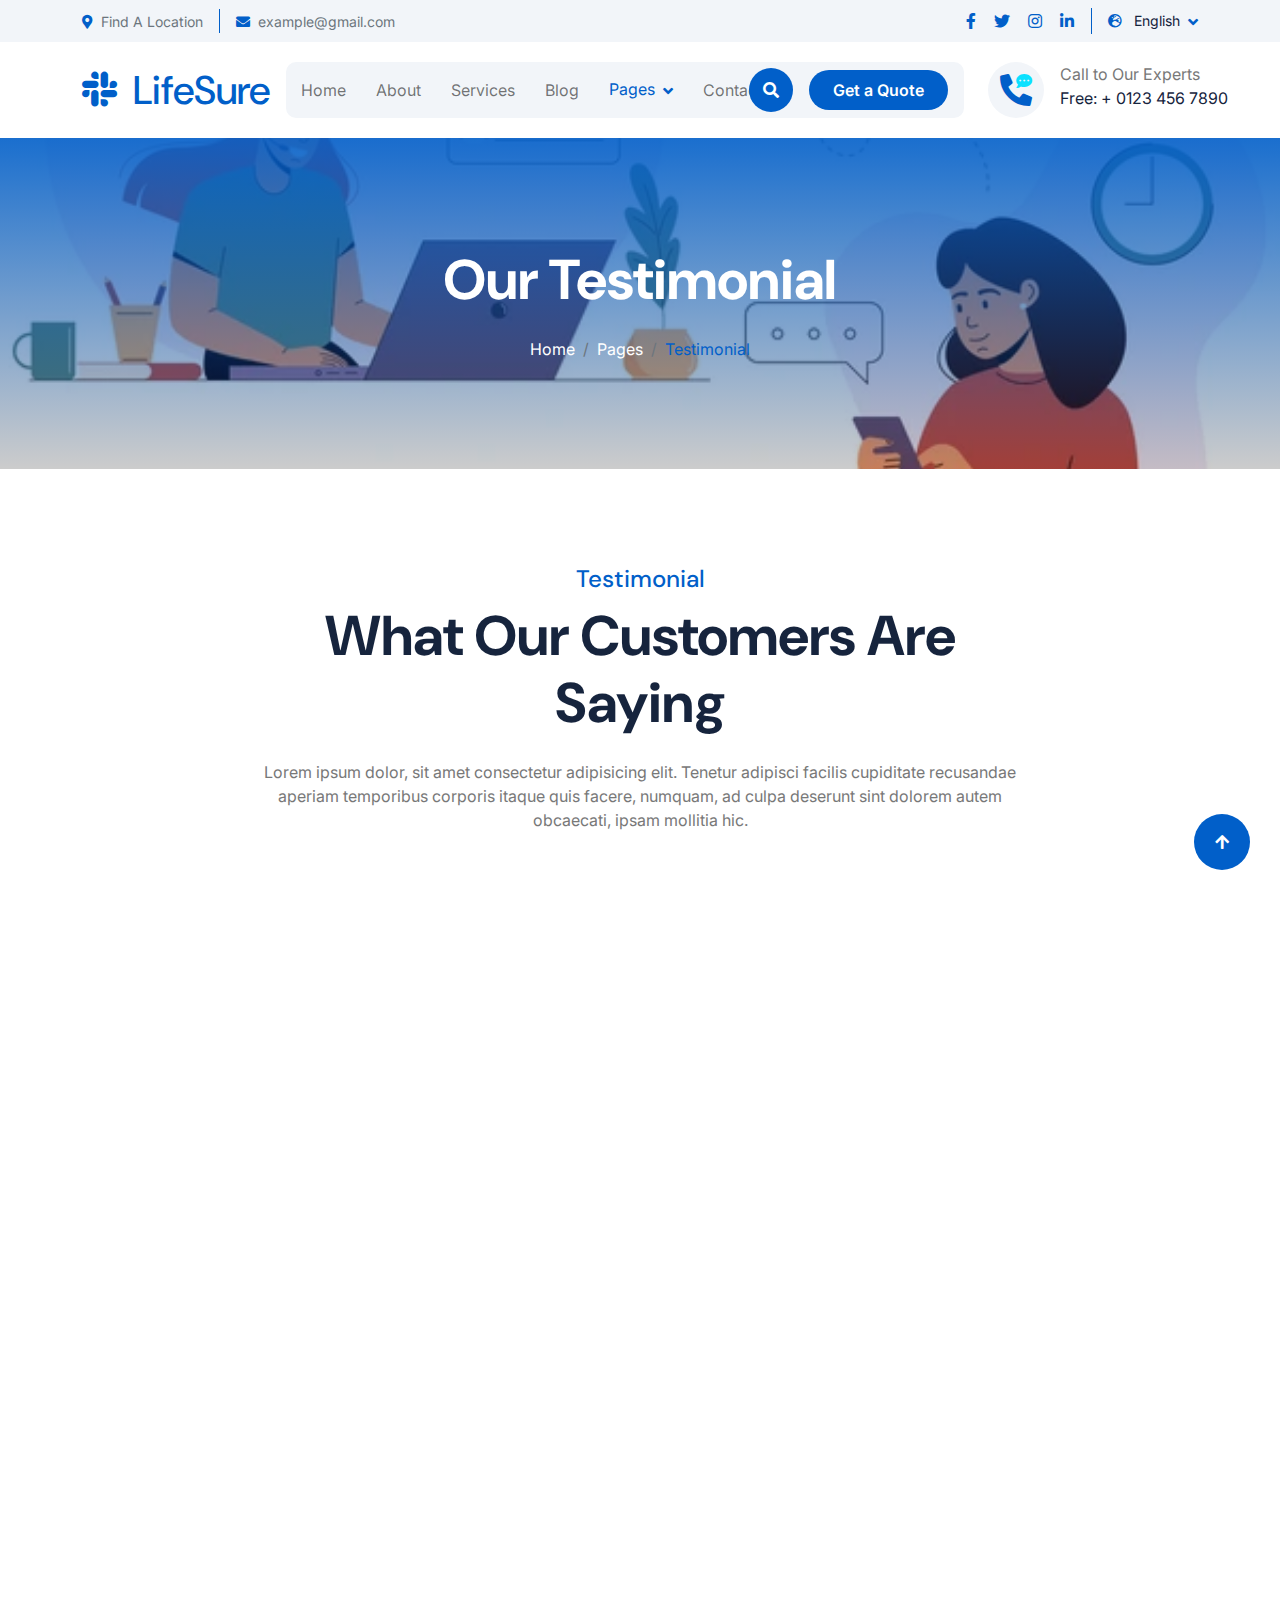
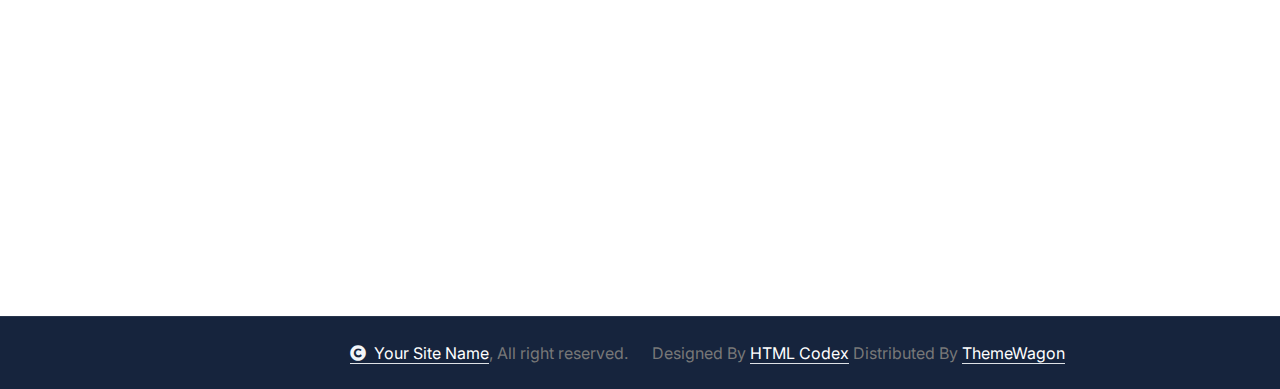
<file: testimonial.html>
<!DOCTYPE html>
<html lang="en">

    <head>
        <meta charset="utf-8">
        <title>LifeSure - Life Insurance Website Template</title>
        <meta content="width=device-width, initial-scale=1.0" name="viewport">
        <meta content="" name="keywords">
        <meta content="" name="description">

        <!-- Google Web Fonts -->
        <link rel="preconnect" href="https://fonts.googleapis.com">
        <link rel="preconnect" href="https://fonts.gstatic.com" crossorigin>
        <link href="https://fonts.googleapis.com/css2?family=DM+Sans:ital,opsz,wght@0,9..40,100..1000;1,9..40,100..1000&family=Inter:slnt,wght@-10..0,100..900&display=swap" rel="stylesheet">

        <!-- Icon Font Stylesheet -->
        <link rel="stylesheet" href="https://use.fontawesome.com/releases/v5.15.4/css/all.css"/>
        <link href="https://cdn.jsdelivr.net/npm/bootstrap-icons@1.4.1/font/bootstrap-icons.css" rel="stylesheet">

        <!-- Libraries Stylesheet -->
        <link rel="stylesheet" href="lib/animate/animate.min.css"/>
        <link href="lib/lightbox/css/lightbox.min.css" rel="stylesheet">
        <link href="lib/owlcarousel/assets/owl.carousel.min.css" rel="stylesheet">


        <!-- Customized Bootstrap Stylesheet -->
        <link href="css/bootstrap.min.css" rel="stylesheet">

        <!-- Template Stylesheet -->
        <link href="css/style.css" rel="stylesheet">
    </head>

    <body>

        <!-- Spinner Start -->
        <div id="spinner" class="show bg-white position-fixed translate-middle w-100 vh-100 top-50 start-50 d-flex align-items-center justify-content-center">
            <div class="spinner-border text-primary" style="width: 3rem; height: 3rem;" role="status">
                <span class="sr-only">Loading...</span>
            </div>
        </div>
        <!-- Spinner End -->

        <!-- Topbar Start -->
        <div class="container-fluid topbar px-0 px-lg-4 bg-light py-2 d-none d-lg-block">
            <div class="container">
                <div class="row gx-0 align-items-center">
                    <div class="col-lg-8 text-center text-lg-start mb-lg-0">
                        <div class="d-flex flex-wrap">
                            <div class="border-end border-primary pe-3">
                                <a href="#" class="text-muted small"><i class="fas fa-map-marker-alt text-primary me-2"></i>Find A Location</a>
                            </div>
                            <div class="ps-3">
                                <a href="mailto:example@gmail.com" class="text-muted small"><i class="fas fa-envelope text-primary me-2"></i>example@gmail.com</a>
                            </div>
                        </div>
                    </div>
                    <div class="col-lg-4 text-center text-lg-end">
                        <div class="d-flex justify-content-end">
                            <div class="d-flex border-end border-primary pe-3">
                                <a class="btn p-0 text-primary me-3" href="#"><i class="fab fa-facebook-f"></i></a>
                                <a class="btn p-0 text-primary me-3" href="#"><i class="fab fa-twitter"></i></a>
                                <a class="btn p-0 text-primary me-3" href="#"><i class="fab fa-instagram"></i></a>
                                <a class="btn p-0 text-primary me-0" href="#"><i class="fab fa-linkedin-in"></i></a>
                            </div>
                            <div class="dropdown ms-3">
                                <a href="#" class="dropdown-toggle text-dark" data-bs-toggle="dropdown"><small><i class="fas fa-globe-europe text-primary me-2"></i> English</small></a>
                                <div class="dropdown-menu rounded">
                                    <a href="#" class="dropdown-item">English</a>
                                    <a href="#" class="dropdown-item">Bangla</a>
                                    <a href="#" class="dropdown-item">French</a>
                                    <a href="#" class="dropdown-item">Spanish</a>
                                    <a href="#" class="dropdown-item">Arabic</a>
                                </div>
                            </div>
                        </div>
                    </div>
                </div>
            </div>
        </div>
        <!-- Topbar End -->

        <!-- Navbar & Hero Start -->
        <div class="container-fluid nav-bar px-0 px-lg-4 py-lg-0">
            <div class="container">
                <nav class="navbar navbar-expand-lg navbar-light"> 
                    <a href="#" class="navbar-brand p-0">
                        <h1 class="text-primary mb-0"><i class="fab fa-slack me-2"></i> LifeSure</h1>
                        <!-- <img src="img/logo.png" alt="Logo"> -->
                    </a>
                    <button class="navbar-toggler" type="button" data-bs-toggle="collapse" data-bs-target="#navbarCollapse">
                        <span class="fa fa-bars"></span>
                    </button>
                    <div class="collapse navbar-collapse" id="navbarCollapse">
                        <div class="navbar-nav mx-0 mx-lg-auto">
                            <a href="index.html" class="nav-item nav-link">Home</a>
                            <a href="about.html" class="nav-item nav-link">About</a>
                            <a href="service.html" class="nav-item nav-link">Services</a>
                            <a href="blog.html" class="nav-item nav-link">Blog</a>
                            <div class="nav-item dropdown active">
                                <a href="#" class="nav-link" data-bs-toggle="dropdown">
                                    <span class="dropdown-toggle">Pages</span>
                                </a>
                                <div class="dropdown-menu">
                                    <a href="feature.html" class="dropdown-item">Our Features</a>
                                    <a href="team.html" class="dropdown-item">Our team</a>
                                    <a href="testimonial.html" class="dropdown-item active">Testimonial</a>
                                    <a href="FAQ.html" class="dropdown-item">FAQs</a>
                                    <a href="404.html" class="dropdown-item">404 Page</a>
                                </div>
                            </div>
                            <a href="contact.html" class="nav-item nav-link">Contact</a>
                            <div class="nav-btn px-3">
                                <button class="btn-search btn btn-primary btn-md-square rounded-circle flex-shrink-0" data-bs-toggle="modal" data-bs-target="#searchModal"><i class="fas fa-search"></i></button>
                                <a href="#" class="btn btn-primary rounded-pill py-2 px-4 ms-3 flex-shrink-0"> Get a Quote</a>
                            </div>
                        </div>
                    </div>
                    <div class="d-none d-xl-flex flex-shrink-0 ps-4">
                        <a href="#" class="btn btn-light btn-lg-square rounded-circle position-relative wow tada" data-wow-delay=".9s">
                            <i class="fa fa-phone-alt fa-2x"></i>
                            <div class="position-absolute" style="top: 7px; right: 12px;">
                                <span><i class="fa fa-comment-dots text-secondary"></i></span>
                            </div>
                        </a>
                        <div class="d-flex flex-column ms-3">
                            <span>Call to Our Experts</span>
                            <a href="tel:+ 0123 456 7890"><span class="text-dark">Free: + 0123 456 7890</span></a>
                        </div>
                    </div>
                </nav>
            </div>
        </div>
        <!-- Navbar & Hero End -->

        <!-- Modal Search Start -->
        <div class="modal fade" id="searchModal" tabindex="-1" aria-labelledby="exampleModalLabel" aria-hidden="true">
            <div class="modal-dialog modal-fullscreen">
                <div class="modal-content rounded-0">
                    <div class="modal-header">
                        <h5 class="modal-title" id="exampleModalLabel">Search by keyword</h5>
                        <button type="button" class="btn-close" data-bs-dismiss="modal" aria-label="Close"></button>
                    </div>
                    <div class="modal-body d-flex align-items-center bg-primary">
                        <div class="input-group w-75 mx-auto d-flex">
                            <input type="search" class="form-control p-3" placeholder="keywords" aria-describedby="search-icon-1">
                            <span id="search-icon-1" class="btn bg-light border nput-group-text p-3"><i class="fa fa-search"></i></span>
                        </div>
                    </div>
                </div>
            </div>
        </div>
        <!-- Modal Search End -->


        <!-- Header Start -->
        <div class="container-fluid bg-breadcrumb">
            <div class="container text-center py-5" style="max-width: 900px;">
                <h4 class="text-white display-4 mb-4 wow fadeInDown" data-wow-delay="0.1s">Our Testimonial</h4>
                <ol class="breadcrumb d-flex justify-content-center mb-0 wow fadeInDown" data-wow-delay="0.3s">
                    <li class="breadcrumb-item"><a href="index.html">Home</a></li>
                    <li class="breadcrumb-item"><a href="#">Pages</a></li>
                    <li class="breadcrumb-item active text-primary">Testimonial</li>
                </ol>    
            </div>
        </div>
        <!-- Header End -->


        <!-- Testimonial Start -->
        <div class="container-fluid testimonial py-5">
            <div class="container py-5">
                <div class="text-center mx-auto pb-5 wow fadeInUp" data-wow-delay="0.2s" style="max-width: 800px;">
                    <h4 class="text-primary">Testimonial</h4>
                    <h1 class="display-4 mb-4">What Our Customers Are Saying</h1>
                    <p class="mb-0">Lorem ipsum dolor, sit amet consectetur adipisicing elit. Tenetur adipisci facilis cupiditate recusandae aperiam temporibus corporis itaque quis facere, numquam, ad culpa deserunt sint dolorem autem obcaecati, ipsam mollitia hic.
                    </p>
                </div>
                <div class="owl-carousel testimonial-carousel wow fadeInUp" data-wow-delay="0.2s">
                    <div class="testimonial-item bg-light rounded">
                        <div class="row g-0">
                            <div class="col-4  col-lg-4 col-xl-3">
                                <div class="h-100">
                                    <img src="img/testimonial-1.jpg" class="img-fluid h-100 rounded" style="object-fit: cover;" alt="">
                                </div>
                            </div>
                            <div class="col-8 col-lg-8 col-xl-9">
                                <div class="d-flex flex-column my-auto text-start p-4">
                                    <h4 class="text-dark mb-0">Client Name</h4>
                                    <p class="mb-3">Profession</p>
                                    <div class="d-flex text-primary mb-3">
                                        <i class="fas fa-star"></i>
                                        <i class="fas fa-star"></i>
                                        <i class="fas fa-star"></i>
                                        <i class="fas fa-star"></i>
                                        <i class="fas fa-star"></i>
                                    </div>
                                    <p class="mb-0">Lorem, ipsum dolor sit amet consectetur adipisicing elit. Enim error molestiae aut modi corrupti fugit eaque rem nulla incidunt temporibus quisquam,
                                    </p>
                                </div>
                            </div>
                        </div>
                    </div>
                    <div class="testimonial-item bg-light rounded">
                        <div class="row g-0">
                            <div class="col-4  col-lg-4 col-xl-3">
                                <div class="h-100">
                                    <img src="img/testimonial-2.jpg" class="img-fluid h-100 rounded" style="object-fit: cover;" alt="">
                                </div>
                            </div>
                            <div class="col-8 col-lg-8 col-xl-9">
                                <div class="d-flex flex-column my-auto text-start p-4">
                                    <h4 class="text-dark mb-0">Client Name</h4>
                                    <p class="mb-3">Profession</p>
                                    <div class="d-flex text-primary mb-3">
                                        <i class="fas fa-star"></i>
                                        <i class="fas fa-star"></i>
                                        <i class="fas fa-star"></i>
                                        <i class="fas fa-star"></i>
                                        <i class="fas fa-star text-body"></i>
                                    </div>
                                    <p class="mb-0">Lorem, ipsum dolor sit amet consectetur adipisicing elit. Enim error molestiae aut modi corrupti fugit eaque rem nulla incidunt temporibus quisquam,
                                    </p>
                                </div>
                            </div>
                        </div>
                    </div>
                    <div class="testimonial-item bg-light rounded">
                        <div class="row g-0">
                            <div class="col-4  col-lg-4 col-xl-3">
                                <div class="h-100">
                                    <img src="img/testimonial-3.jpg" class="img-fluid h-100 rounded" style="object-fit: cover;" alt="">
                                </div>
                            </div>
                            <div class="col-8 col-lg-8 col-xl-9">
                                <div class="d-flex flex-column my-auto text-start p-4">
                                    <h4 class="text-dark mb-0">Client Name</h4>
                                    <p class="mb-3">Profession</p>
                                    <div class="d-flex text-primary mb-3">
                                        <i class="fas fa-star"></i>
                                        <i class="fas fa-star"></i>
                                        <i class="fas fa-star"></i>
                                        <i class="fas fa-star text-body"></i>
                                        <i class="fas fa-star text-body"></i>
                                    </div>
                                    <p class="mb-0">Lorem, ipsum dolor sit amet consectetur adipisicing elit. Enim error molestiae aut modi corrupti fugit eaque rem nulla incidunt temporibus quisquam,
                                    </p>
                                </div>
                            </div>
                        </div>
                    </div>
                </div>
            </div>
        </div>
        <!-- Testimonial End -->


        <!-- Footer Start -->
        <div class="container-fluid footer py-5 wow fadeIn" data-wow-delay="0.2s">
            <div class="container py-5">
                <div class="row g-5">
                    <div class="col-xl-9">
                        <div class="mb-5">
                            <div class="row g-4">
                                <div class="col-md-6 col-lg-6 col-xl-5">
                                    <div class="footer-item">
                                        <a href="index.html" class="p-0">
                                            <h3 class="text-white"><i class="fab fa-slack me-3"></i> LifeSure</h3>
                                            <!-- <img src="img/logo.png" alt="Logo"> -->
                                        </a>
                                        <p class="text-white mb-4">Dolor amet sit justo amet elitr clita ipsum elitr est.Lorem ipsum dolor sit amet, consectetur adipiscing...</p>
                                        <div class="footer-btn d-flex">
                                            <a class="btn btn-md-square rounded-circle me-3" href="#"><i class="fab fa-facebook-f"></i></a>
                                            <a class="btn btn-md-square rounded-circle me-3" href="#"><i class="fab fa-twitter"></i></a>
                                            <a class="btn btn-md-square rounded-circle me-3" href="#"><i class="fab fa-instagram"></i></a>
                                            <a class="btn btn-md-square rounded-circle me-0" href="#"><i class="fab fa-linkedin-in"></i></a>
                                        </div>
                                    </div>
                                </div>
                                <div class="col-md-6 col-lg-6 col-xl-3">
                                    <div class="footer-item">
                                        <h4 class="text-white mb-4">Useful Links</h4>
                                        <a href="#"><i class="fas fa-angle-right me-2"></i> About Us</a>
                                        <a href="#"><i class="fas fa-angle-right me-2"></i> Features</a>
                                        <a href="#"><i class="fas fa-angle-right me-2"></i> Services</a>
                                        <a href="#"><i class="fas fa-angle-right me-2"></i> FAQ's</a>
                                        <a href="#"><i class="fas fa-angle-right me-2"></i> Blogs</a>
                                        <a href="#"><i class="fas fa-angle-right me-2"></i> Contact</a>
                                    </div>
                                </div>
                                <div class="col-md-6 col-lg-6 col-xl-4">
                                    <div class="footer-item">
                                        <h4 class="mb-4 text-white">Instagram</h4>
                                        <div class="row g-3">
                                            <div class="col-4">
                                                <div class="footer-instagram rounded">
                                                    <img src="img/instagram-footer-1.jpg" class="img-fluid w-100" alt="">
                                                    <div class="footer-search-icon">
                                                        <a href="img/instagram-footer-1.jpg" data-lightbox="footerInstagram-1" class="my-auto"><i class="fas fa-link text-white"></i></a>
                                                    </div>
                                                </div>
                                           </div>
                                           <div class="col-4">
                                                <div class="footer-instagram rounded">
                                                    <img src="img/instagram-footer-2.jpg" class="img-fluid w-100" alt="">
                                                    <div class="footer-search-icon">
                                                        <a href="img/instagram-footer-2.jpg" data-lightbox="footerInstagram-2" class="my-auto"><i class="fas fa-link text-white"></i></a>
                                                    </div>
                                                </div>
                                           </div>
                                            <div class="col-4">
                                                <div class="footer-instagram rounded">
                                                    <img src="img/instagram-footer-3.jpg" class="img-fluid w-100" alt="">
                                                    <div class="footer-search-icon">
                                                        <a href="img/instagram-footer-3.jpg" data-lightbox="footerInstagram-3" class="my-auto"><i class="fas fa-link text-white"></i></a>
                                                    </div>
                                                </div>
                                           </div>
                                            <div class="col-4">
                                                <div class="footer-instagram rounded">
                                                    <img src="img/instagram-footer-4.jpg" class="img-fluid w-100" alt="">
                                                    <div class="footer-search-icon">
                                                        <a href="img/instagram-footer-4.jpg" data-lightbox="footerInstagram-4" class="my-auto"><i class="fas fa-link text-white"></i></a>
                                                    </div>
                                                </div>
                                           </div>
                                            <div class="col-4">
                                                <div class="footer-instagram rounded">
                                                    <img src="img/instagram-footer-5.jpg" class="img-fluid w-100" alt="">
                                                    <div class="footer-search-icon">
                                                        <a href="img/instagram-footer-5.jpg" data-lightbox="footerInstagram-5" class="my-auto"><i class="fas fa-link text-white"></i></a>
                                                    </div>
                                                </div>
                                           </div>
                                           <div class="col-4">
                                                <div class="footer-instagram rounded">
                                                    <img src="img/instagram-footer-6.jpg" class="img-fluid w-100" alt="">
                                                    <div class="footer-search-icon">
                                                        <a href="img/instagram-footer-6.jpg" data-lightbox="footerInstagram-6" class="my-auto"><i class="fas fa-link text-white"></i></a>
                                                    </div>
                                                </div>
                                            </div>
                                        </div>
                                    </div>
                                </div>
                            </div>
                        </div>
                        <div class="pt-5" style="border-top: 1px solid rgba(255, 255, 255, 0.08);">
                            <div class="row g-0">
                                <div class="col-12">
                                    <div class="row g-4">
                                        <div class="col-lg-6 col-xl-4">
                                            <div class="d-flex">
                                                <div class="btn-xl-square bg-primary text-white rounded p-4 me-4">
                                                    <i class="fas fa-map-marker-alt fa-2x"></i>
                                                </div>
                                                <div>
                                                    <h4 class="text-white">Address</h4>
                                                    <p class="mb-0">123 Street New York.USA</p>
                                                </div>
                                            </div>
                                        </div>
                                        <div class="col-lg-6 col-xl-4">
                                            <div class="d-flex">
                                                <div class="btn-xl-square bg-primary text-white rounded p-4 me-4">
                                                    <i class="fas fa-envelope fa-2x"></i>
                                                </div>
                                                <div>
                                                    <h4 class="text-white">Mail Us</h4>
                                                    <p class="mb-0">info@example.com</p>
                                                </div>
                                            </div>
                                        </div>
                                        <div class="col-lg-6 col-xl-4">
                                            <div class="d-flex">
                                                <div class="btn-xl-square bg-primary text-white rounded p-4 me-4">
                                                    <i class="fa fa-phone-alt fa-2x"></i>
                                                </div>
                                                <div>
                                                    <h4 class="text-white">Telephone</h4>
                                                    <p class="mb-0">(+012) 3456 7890</p>
                                                </div>
                                            </div>
                                        </div>
                                    </div>
                                </div>
                            </div>
                        </div>
                    </div>
                    
                    <div class="col-xl-3">
                        <div class="footer-item">
                            <h4 class="text-white mb-4">Newsletter</h4>
                            <p class="text-white mb-3">Dolor amet sit justo amet elitr clita ipsum elitr est.Lorem ipsum dolor sit amet, consectetur adipiscing elit.</p>
                            <div class="position-relative rounded-pill mb-4">
                                <input class="form-control rounded-pill w-100 py-3 ps-4 pe-5" type="text" placeholder="Enter your email">
                                <button type="button" class="btn btn-primary rounded-pill position-absolute top-0 end-0 py-2 mt-2 me-2">SignUp</button>
                            </div>
                            <div class="d-flex flex-shrink-0">
                                <div class="footer-btn">
                                    <a href="#" class="btn btn-lg-square rounded-circle position-relative wow tada" data-wow-delay=".9s">
                                        <i class="fa fa-phone-alt fa-2x"></i>
                                        <div class="position-absolute" style="top: 2px; right: 12px;">
                                            <span><i class="fa fa-comment-dots text-secondary"></i></span>
                                        </div>
                                    </a>
                                </div>
                                <div class="d-flex flex-column ms-3 flex-shrink-0">
                                    <span>Call to Our Experts</span>
                                    <a href="tel:+ 0123 456 7890"><span class="text-white">Free: + 0123 456 7890</span></a>
                                </div>
                            </div>
                        </div>
                    </div>
                </div>
            </div>
        </div>
        <!-- Footer End -->
        
        <!-- Copyright Start -->
        <div class="container-fluid copyright py-4">
            <div class="container">
                <div class="row g-4 align-items-center">
                    <div class="col-md-6 text-center text-md-end mb-md-0">
                        <span class="text-body"><a href="#" class="border-bottom text-white"><i class="fas fa-copyright text-light me-2"></i>Your Site Name</a>, All right reserved.</span>
                    </div>
                    <div class="col-md-6 text-center text-md-start text-body">
                        <!--/*** This template is free as long as you keep the below author’s credit link/attribution link/backlink. ***/-->
                        <!--/*** If you'd like to use the template without the below author’s credit link/attribution link/backlink, ***/-->
                        <!--/*** you can purchase the Credit Removal License from "https://htmlcodex.com/credit-removal". ***/-->
                        Designed By <a class="border-bottom text-white" href="https://htmlcodex.com">HTML Codex</a> Distributed By <a class="border-bottom text-white" href="https://themewagon.com">ThemeWagon</a>
                    </div>
                </div>
            </div>
        </div>
        <!-- Copyright End -->


        <!-- Back to Top -->
        <a href="#" class="btn btn-primary btn-lg-square rounded-circle back-to-top"><i class="fa fa-arrow-up"></i></a>   

        
        <!-- JavaScript Libraries -->
        <script src="https://ajax.googleapis.com/ajax/libs/jquery/3.6.4/jquery.min.js"></script>
        <script src="https://cdn.jsdelivr.net/npm/bootstrap@5.0.0/dist/js/bootstrap.bundle.min.js"></script>
        <script src="lib/wow/wow.min.js"></script>
        <script src="lib/easing/easing.min.js"></script>
        <script src="lib/waypoints/waypoints.min.js"></script>
        <script src="lib/counterup/counterup.min.js"></script>
        <script src="lib/lightbox/js/lightbox.min.js"></script>
        <script src="lib/owlcarousel/owl.carousel.min.js"></script>
        

        <!-- Template Javascript -->
        <script src="js/main.js"></script>
    </body>

</html>
</file>
<file: css/style.css>
/*** Spinner Start ***/
#spinner {
    opacity: 0;
    visibility: hidden;
    transition: opacity .5s ease-out, visibility 0s linear .5s;
    z-index: 99999;
}

#spinner.show {
    transition: opacity .5s ease-out, visibility 0s linear 0s;
    visibility: visible;
    opacity: 1;
}
/*** Spinner End ***/

.back-to-top {
    position: fixed;
    right: 30px;
    bottom: 30px;
    transition: 0.5s;
    z-index: 99;
}


/*** Button Start ***/
.btn {
    font-weight: 600;
    transition: .5s;
}

.btn-square {
    width: 32px;
    height: 32px;
}

.btn-sm-square {
    width: 34px;
    height: 34px;
}

.btn-md-square {
    width: 44px;
    height: 44px;
}

.btn-lg-square {
    width: 56px;
    height: 56px;
}

.btn-xl-square {
    width: 66px;
    height: 66px;
}

.btn-square,
.btn-sm-square,
.btn-md-square,
.btn-lg-square,
.btn-xl-square {
    padding: 0;
    display: flex;
    align-items: center;
    justify-content: center;
    font-weight: normal;
}

.btn.btn-primary {
    color: var(--bs-white);
    border: none;
}

.btn.btn-primary:hover {
    background: var(--bs-dark);
    color: var(--bs-white);
}

.btn.btn-light {
    color: var(--bs-primary);
    border: none;
}

.btn.btn-light:hover {
    color: var(--bs-white);
    background: var(--bs-dark);
}

.btn.btn-dark {
    color: var(--bs-white);
    border: none;
}

.btn.btn-dark:hover {
    color: var(--bs-primary);
    background: var(--bs-light);
}


/*** Topbar Start ***/ 
.topbar .dropdown-toggle::after {
    border: none;
    content: "\f107";
    font-family: "Font Awesome 5 Free";
    font-weight: 600;
    vertical-align: middle;
    margin-left: 8px;
    color: var(--bs-primary);
}

.topbar .dropdown .dropdown-menu a:hover {
    background: var(--bs-primary);
    color: var(--bs-white);
}

.topbar .dropdown .dropdown-menu {
    transform: rotateX(0deg);
    visibility: visible;
    background: var(--bs-light);
    padding-top: 10px;
    border: 0;
    transition: .5s;
    opacity: 1;
}
/*** Topbar End ***/


/*** Navbar Start ***/
.nav-bar {
    background: var(--bs-white);
    transition: 1s;
}

.navbar-light .navbar-brand img {
    max-height: 60px;
    transition: .5s;
}

.nav-bar .navbar-light .navbar-brand img {
    max-height: 50px;
}

.navbar .navbar-nav .nav-item .nav-link {
    padding: 0;
}

.navbar .navbar-nav .nav-item {
    display: flex;
    align-items: center;
    padding: 15px;
}

.navbar-light .navbar-nav .nav-item:hover,
.navbar-light .navbar-nav .nav-item.active,
.navbar-light .navbar-nav .nav-item:hover .nav-link,
.navbar-light .navbar-nav .nav-item.active .nav-link {
    color: var(--bs-primary);
}

@media (max-width: 991px) {
    .navbar {
        padding: 20px 0;
    }

    .navbar .navbar-nav .nav-link {
        padding: 0;
    }

    .navbar .navbar-nav .nav-item {
        display: flex;
        padding: 20px;
        flex-direction: column;
        justify-content: start;
        align-items: start;
    }

    .navbar .navbar-nav .nav-btn {
        display: flex;
        justify-content: start;
    }

    .navbar .navbar-nav {
        width: 100%;
        display: flex;
        margin-top: 20px;
        padding-bottom: 20px;
        background: var(--bs-light);
        border-radius: 10px;
    }

    .navbar.navbar-expand-lg .navbar-toggler {
        padding: 8px 15px;
        border: 1px solid var(--bs-primary);
        color: var(--bs-primary);
    }
}

.navbar .dropdown-toggle::after {
    border: none;
    content: "\f107";
    font-family: "Font Awesome 5 Free";
    font-weight: 600;
    vertical-align: middle;
    margin-left: 8px;
}

.dropdown .dropdown-menu .dropdown-item:hover {
    background: var(--bs-primary);
    color: var(--bs-white);
}

@media (min-width: 992px) {
    .navbar {
        padding: 20px 0;
    }

    .navbar .nav-btn {
        display: flex;
        align-items: center;
        justify-content: end;
    }

    .navbar .navbar-nav {
        width: 100%;
        display: flex;
        justify-content: center;
        align-items: center;
        background: var(--bs-light);
        border-radius: 10px;
    }

    .navbar .navbar-nav .nav-btn {
        width: 100%;
        display: flex;
        margin-left: auto;
    }

    .navbar .nav-item .dropdown-menu {
        display: block;
        visibility: hidden;
        top: 100%;
        transform: rotateX(-75deg);
        transform-origin: 0% 0%;
        border: 0;
        border-radius: 10px;
        transition: .5s;
        opacity: 0;
    }

    .navbar .nav-item:hover .dropdown-menu {
        transform: rotateX(0deg);
        visibility: visible;
        margin-top: 20px;
        background: var(--bs-light);
        transition: .5s;
        opacity: 1;
    }
}
/*** Navbar End ***/


/*** Carousel Hero Header Start ***/
.header-carousel .header-carousel-item {
    height: 700px;
}

.header-carousel .owl-nav .owl-prev,
.header-carousel .owl-nav .owl-next {
    position: absolute;
    width: 60px;
    height: 60px;
    border-radius: 60px;
    background: var(--bs-light);
    color: var(--bs-primary);
    font-size: 26px;
    display: flex;
    align-items: center;
    justify-content: center;
    transition: 0.5s;
}

.header-carousel .owl-nav .owl-prev {
    bottom: 30px;
    left: 50%;
    transform: translateX(-50%);
    margin-left: 30px;
}
.header-carousel .owl-nav .owl-next {
    bottom: 30px;
    right: 50%;
    transform: translateX(-50%);
    margin-right: 30px;
}

.header-carousel .owl-nav .owl-prev:hover,
.header-carousel .owl-nav .owl-next:hover {
    box-shadow: inset 0 0 100px 0 var(--bs-secondary);
    color: var(--bs-white);
}

.header-carousel .header-carousel-item .carousel-caption {
    position: absolute;
    width: 100%;
    height: 100%;
    left: 0;
    bottom: 0;
    background: rgba(0, 0, 0, .2);
    display: flex;
    align-items: center;
}

@media (max-width: 991px) {
    .header-carousel .header-carousel-item .carousel-caption {
        padding-top: 45px;
    }

    .header-carousel .header-carousel-item {
        height: 1300px;
    }
}

@media (max-width: 767px) {
    .header-carousel .header-carousel-item {
        height: 950px;
    }

    .header-carousel .owl-nav .owl-prev {
        bottom: -30px;
        left: 50%;
        transform: translateX(-50%);
        margin-left: -45px;
    }

    .header-carousel .owl-nav .owl-next {
        bottom: -30px;
        left: 50%;
        transform: translateX(-50%);
        margin-left: 45px;
    }
}
/*** Carousel Hero Header End ***/


/*** Single Page Hero Header Start ***/
.bg-breadcrumb {
    position: relative;
    overflow: hidden;
    background: linear-gradient(rgba(1, 95, 201, 0.9), rgba(0, 0, 0, 0.2)), url(../img/contact.jpg);
    background-position: center center;
    background-repeat: no-repeat;
    background-size: cover;
    padding: 60px 0 60px 0;
    transition: 0.5s;
}
.about-us {
    position: relative;
    overflow: hidden;
    background: linear-gradient(rgba(1, 95, 201, 0.9), rgba(0, 0, 0, 0.2)), url(../img/about.jpg);
    background-position: center center;
    background-repeat: no-repeat;
    background-size: cover;
    padding: 60px 0 60px 0;
    transition: 0.5s;
}
.services-us{
    position: relative;
    overflow: hidden;
    background: linear-gradient(rgba(1, 95, 201, 0.9), rgba(0, 0, 0, 0.2)), url(../img/services.jpg);
    background-position: center center;
    background-repeat: no-repeat;
    background-size: cover;
    padding: 60px 0 60px 0;
    transition: 0.5s;
}
.bg-breadcrumb .breadcrumb {
    position: relative;
}

.bg-breadcrumb .breadcrumb .breadcrumb-item a {
    color: var(--bs-white);
}
/*** Single Page Hero Header End ***/


/*** Feature Start ***/
.feature .feature-item {
    border-radius: 10px;
    background: var(--bs-white);
    transition: 0.5s;
}

.feature .feature-item:hover {
    background: var(--bs-primary);
}

.feature .feature-item .feature-icon {
    position: relative;
    width: 100px;
    display: inline-flex;
    align-items: center;
    justify-content: center;
    border-bottom-left-radius: 10px;
    border-bottom-right-radius: 10px;
    background: var(--bs-light);
}

.feature .feature-item:hover .feature-icon i {
    z-index: 9;
}

.feature .feature-item .feature-icon::after {
    content: "";
    position: absolute;
    width: 100%;
    height: 0;
    top: 0;
    left: 0;
    border-bottom-left-radius: 10px;
    border-bottom-right-radius: 10px;
    background: var(--bs-dark);
    transition: 0.5s;
    z-index: 1;
}

.feature .feature-item:hover .feature-icon::after {
    height: 100%;
}

.feature .feature-item .feature-icon {
    color: var(--bs-primary);
}

.feature .feature-item .feature-icon,
.feature .feature-item h4,
.feature .feature-item p {
    transition: 0.5s;
}

.feature .feature-item:hover .feature-icon {
    color: var(--bs-white);
}
.feature .feature-item:hover h4,
.feature .feature-item:hover p {
    color: var(--bs-white);
}

.feature .feature-item:hover a.btn {
    background: var(--bs-white);
    color: var(--bs-primary);
}

.feature .feature-item:hover a.btn:hover {
    background: var(--bs-dark);
    color: var(--bs-white);
}
/*** Feature End ***/


/*** Service Start ***/
.service .service-item {
    border-radius: 10px;
}
.service .service-item .service-img {
    position: relative;
    overflow: hidden;
    border-top-left-radius: 10px;
    border-top-right-radius: 10px;
}

.service .service-item .service-img img {
    transition: 0.5s;
}

.service .service-item:hover .service-img img {
    transform: scale(1.1);
}

.service .service-item .service-img::after {
    content: "";
    position: absolute;
    width: 100%;
    height: 0;
    top: 0;
    left: 0;
    border-top-left-radius: 10px;
    border-top-right-radius: 10px;
    background: rgba(1, 95, 201, .2);
    transition: 0.5s;
    z-index: 1;
}

.service .service-item:hover .service-img::after {
    height: 100%;
}

.service .service-item .service-img .service-icon {
    position: absolute;
    width: 70px;
    bottom: 0;
    right: 25px;
    border-top-left-radius: 10px;
    border-top-right-radius: 10px;
    background: var(--bs-light);
    display: flex;
    align-items: center;
    justify-content: center;
    transition: 0.5s;
    z-index: 9;
}

.service .service-item .service-img .service-icon i {
    color: var(--bs-primary);
    transition: 0.5s;
}

.service .service-item:hover .service-img .service-icon i {
    transform: rotateX(360deg);
    color: var(--bs-white);
}

.service .service-item:hover .service-img .service-icon {
    bottom: 0;
    color: var(--bs-white);
    background: var(--bs-primary);
}

.service .service-content {
    position: relative;
    border-bottom-left-radius: 10px;
    border-bottom-right-radius: 10px;
    background: var(--bs-light);
}

.service .service-item .service-content .service-content-inner {
    position: relative;
    z-index: 9;
}

.service .service-item .service-content .service-content-inner .h4,
.service .service-item .service-content .service-content-inner p {
    transition: 0.5s;
}

.service .service-item:hover .service-content .service-content-inner .h4,
.service .service-item:hover .service-content .service-content-inner p {
    color: var(--bs-white);
}

.service .service-item:hover .service-content .service-content-inner .btn.btn-primary {
    color: var(--bs-primary);
    background: var(--bs-white);
}

.service .service-item:hover .service-content .service-content-inner .btn.btn-primary:hover {
    color: var(--bs-white);
    background: var(--bs-dark);
}

.service .service-item:hover .service-content .service-content-inner .h4:hover {
    color: var(--bs-dark);
}

.service .service-item .service-content::after {
    content: "";
    position: absolute;
    width: 100%;
    height: 0;
    bottom: 0;
    left: 0;
    border-bottom-left-radius: 10px;
    border-bottom-right-radius: 10px;
    background: var(--bs-primary);
    transition: 0.5s;
    z-index: 1;
}

.service .service-item:hover .service-content::after {
    height: 100%;
}
/*** Service End ***/


/*** FAQs Start ***/
.faq-section .accordion .accordion-item .accordion-header .accordion-button {
    color: var(--bs-white);
    background: rgba(1, 95, 201, .8);
    font-size: 18px;
}

.faq-section .accordion .accordion-item .accordion-header .accordion-button.collapsed {
    color: var(--bs-primary);
    background: var(--bs-light);
}
/*** FAQs End ***/


/*** Blog Start ***/
.blog .blog-item {
    border-radius: 10px;
    transition: 0.5s;
}

.blog .blog-item:hover {
    box-shadow: 0 0 45px rgba(0, 0, 0, .1);
}

.blog .blog-item:hover .blog-content {
    background: var(--bs-white);
}

.blog .blog-item .blog-img {
    border-top-left-radius: 10px;
    border-top-right-radius: 10px;
    position: relative;
    overflow: hidden;
}

.blog .blog-item .blog-img img {
    transition: 0.5s;
}

.blog .blog-item:hover .blog-img img {
    transform: scale(1.2);
}

.blog .blog-item .blog-img::after {
    content: "";
    position: absolute;
    width: 100%;
    height: 0;
    top: 0;
    left: 0;
    border-top-left-radius: 10px;
    border-top-right-radius: 10px;
    background: rgba(1, 95, 201, .2);
    transition: 0.5s;
    z-index: 1;
}

.blog .blog-item:hover .blog-img::after {
    height: 100%;
}

.blog .blog-item .blog-img .blog-categiry {
    position: absolute;
    bottom: 0;
    right: 0;
    border-top-left-radius: 10px;
    display: inline-flex;
    color: var(--bs-white);
    background: var(--bs-primary);
    z-index: 9;
}

.blog .blog-item .blog-content {
    border-bottom-left-radius: 10px;
    border-bottom-right-radius: 10px;
    background: var(--bs-light);
}

.blog .blog-item .blog-content a.btn {
    color: var(--bs-dark);
}

.blog .blog-item:hover .blog-content a.btn:hover {
    color: var(--bs-primary);
}
/*** Blog End ***/


/*** Team Start ***/
.team .team-item .team-img {
    position: relative;
    overflow: hidden;
    border-top-left-radius: 10px;
    border-top-right-radius: 10px;
} 

.team .team-item .team-img img {
    transition: 0.5s;
}

.team .team-item:hover .team-img img {
    transform: scale(1.1);
}

.team .team-item .team-img::after {
    content: "";
    position: absolute;
    width: 100%;
    height: 0;
    top: 0;
    left: 0;
    border-top-left-radius: 10px;
    border-top-right-radius: 10px;
    transition: 0.5s;
}

.team .team-item:hover .team-img::after {
    height: 100%;
    background: rgba(255, 255, 255, 0.3);
}

.team .team-item .team-img .team-icon {
    position: absolute;
    bottom: 20px;
    right: 20px;
    margin-bottom: -100%;
    transition: 0.5s;
    z-index: 9;
}

.team .team-item:hover .team-img .team-icon {
    margin-bottom: 0;
}

.team .team-item .team-title {
    color: var(--bs-white);
    background: var(--bs-primary);
    border-bottom-left-radius: 10px;
    border-bottom-right-radius: 10px;
    transition: 0.5s;
}

.team .team-item .team-title h4 {
    color: var(--bs-white);
}

.team .team-item:hover .team-title {
    background: var(--bs-dark);
}
/*** Team End ***/


/*** Testimonial Start ***/
.testimonial-carousel .owl-stage-outer {
    margin-top: 58px;
    margin-right: -1px;
}

.testimonial .owl-nav .owl-prev {
    position: absolute;
    top: -58px;
    left: 0;
    background: var(--bs-primary);
    color: var(--bs-white);
    padding: 5px 30px;
    border-radius: 30px;
    transition: 0.5s;
}

.testimonial .owl-nav .owl-prev:hover {
    background: var(--bs-dark);
    color: var(--bs-white);
}

.testimonial .owl-nav .owl-next {
    position: absolute;
    top: -58px;
    right: 0;
    background: var(--bs-primary);
    color: var(--bs-white);
    padding: 5px 30px;
    border-radius: 30px;
    transition: 0.5s;
}

.testimonial .owl-nav .owl-next:hover {
    background: var(--bs-dark);
    color: var(--bs-white);
}
/*** Testimonial End ***/


/*** Contact Start ***/
.contact .contact-img {
    position: relative;
}

.contact .contact-img::after {
    content: "";
    position: absolute;
    width: 100%;
    height: 100%;
    top: 0;
    left: 0;
    border-radius: 30% 70% 70% 30% / 30% 30% 70% 70%;
    background: rgba(255, 255, 255, 0.9);
    z-index: 1;
    animation-name: image-efects;
    animation-duration: 10s;
    animation-delay: 1s;
    animation-iteration-count: infinite;
    animation-direction: alternate;
    transition: 0.5s
}

@keyframes image-efects {
    0%  {border-radius: 30% 70% 70% 30% / 30% 30% 70% 70%;}

    25% {border-radius: 35% 65% 27% 73% / 71% 25% 75% 29%;}

    50% {border-radius: 41% 59% 45% 55% / 32% 21% 79% 68%;}

    75% {border-radius: 69% 31% 39% 61% / 70% 83% 17% 30%;}

    100% {border-radius: 30% 70% 70% 30% / 30% 30% 70% 70%;}
}

.contact .contact-img .contact-img-inner {
    position: relative;
    z-index: 9;
}
/*** Contact End ***/


/*** Footer Start ***/
.footer {
    background: var(--bs-dark);
}

.footer .footer-item {
    display: flex;
    flex-direction: column;
}

.footer .footer-item a {
    line-height: 35px;
    color: var(--bs-body);
    transition: 0.5s;
}

.footer .footer-item p {
    line-height: 35px;
}

.footer .footer-item a:hover {
    color: var(--bs-primary);
}

.footer .footer-item .footer-btn a,
.footer .footer-item .footer-btn a i {
    transition: 0.5s;
}

.footer .footer-item .footer-btn a:hover {
    background: var(--bs-white);
}

.footer .footer-item .footer-btn a:hover i {
    color: var(--bs-primary);
}


.footer .footer-item .footer-instagram {
    position: relative;
    overflow: hidden;
}

.footer .footer-item .footer-instagram img {
    transition: 0.5s;
}

.footer .footer-item .footer-instagram:hover img {
    transform: scale(1.2);
}

.footer .footer-item .footer-instagram .footer-search-icon {
    position: absolute;
    width: 100%;
    height: 100%;
    top: 0;
    left: 0;
    display: flex;
    align-items: center;
    justify-content: center;
    transition: 0.5s;
    opacity: 0;
}

.footer .footer-item .footer-instagram:hover .footer-search-icon {
    opacity: 1;
    background: rgba(0, 0, 0, .6);
}

.footer .footer-item .footer-btn a {
    background: var(--bs-light);
    color: var(--bs-primary);
}

.footer .footer-item .footer-btn a:hover {
    background: var(--bs-primary);
}

.footer .footer-item .footer-btn a:hover i {
    color: var(--bs-white);
}
/*** Footer End ***/


/*** copyright Start ***/
.copyright {
    background: var(--bs-dark);
    border-top: 1px solid rgba(255, 255, 255, .08);
}
/*** copyright end ***/
</file>
